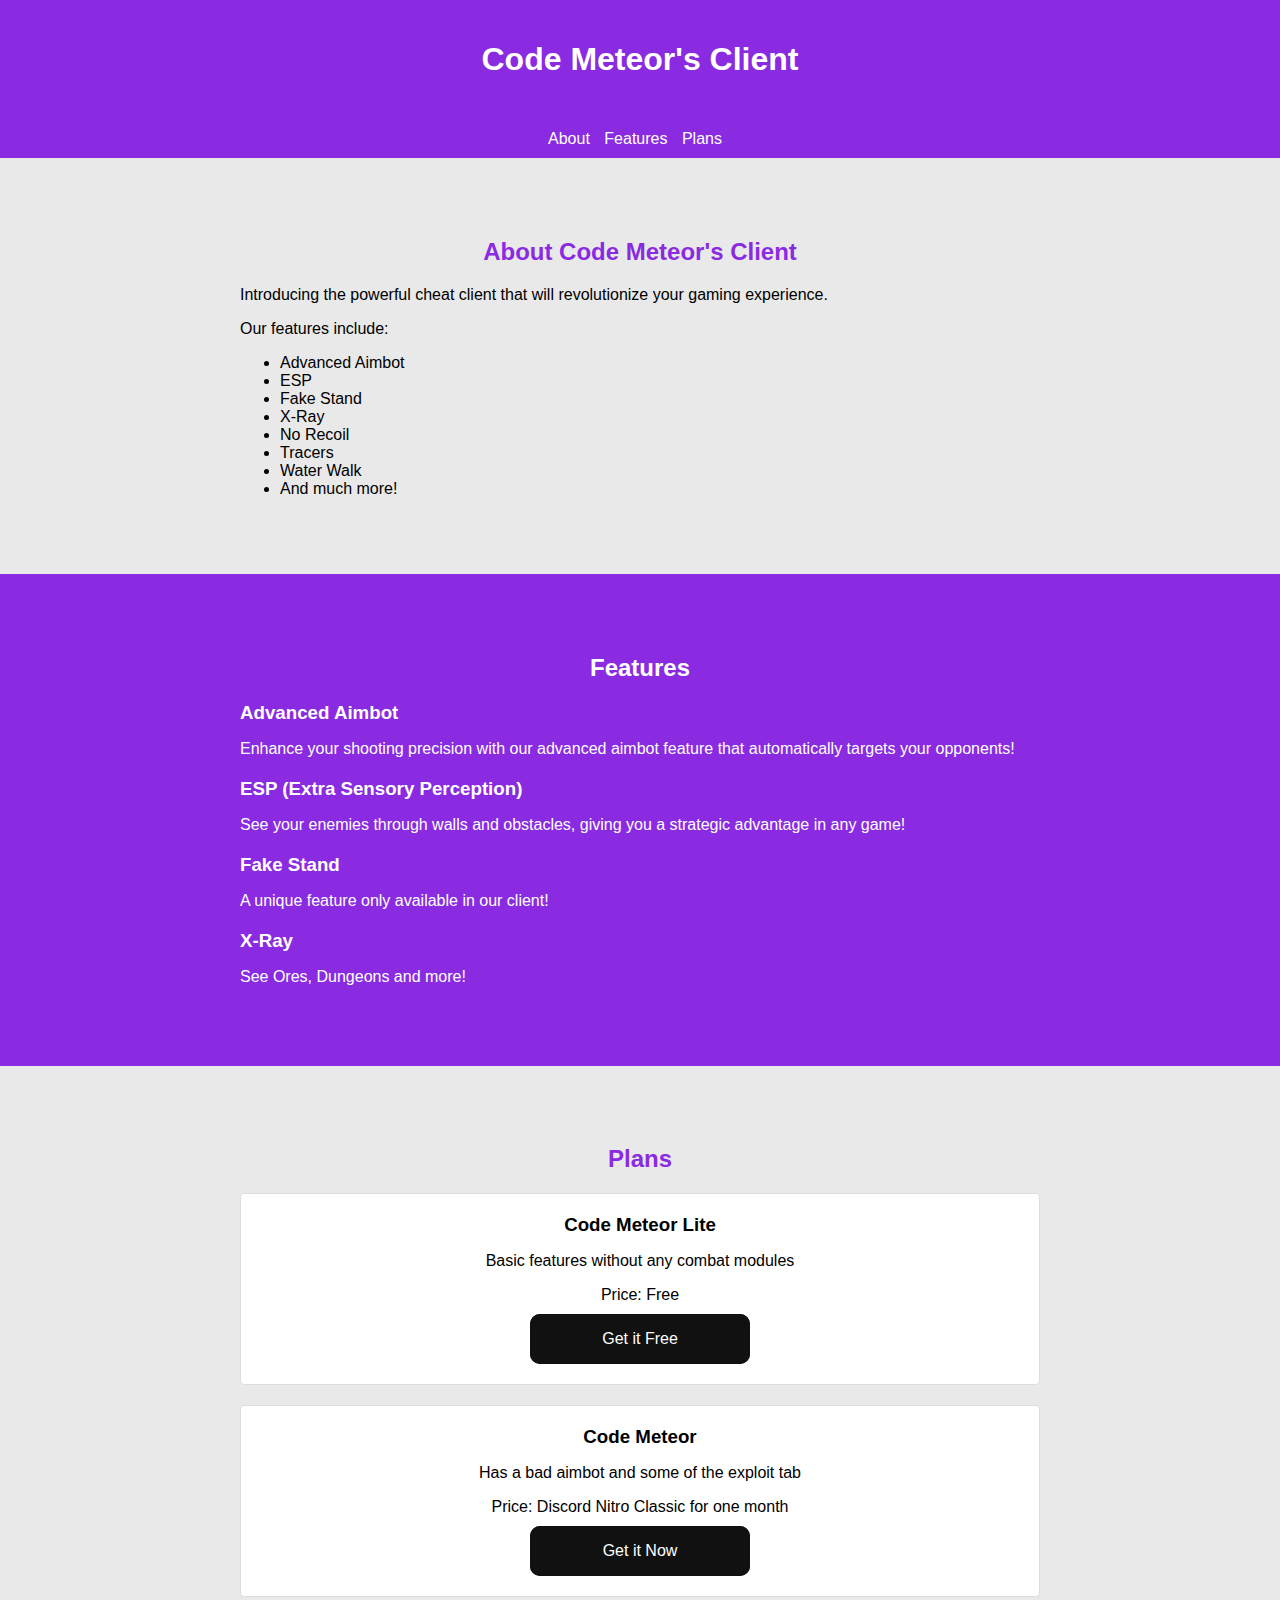
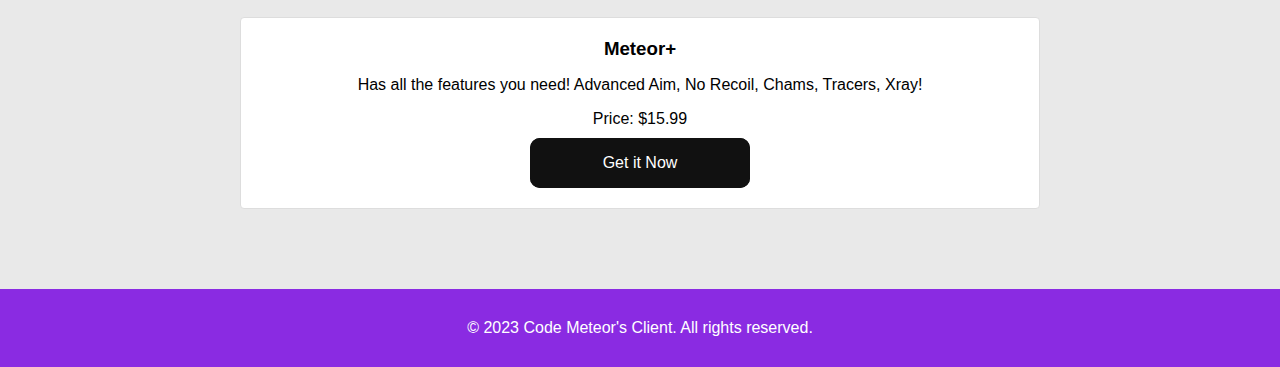
<file: index.html>
<!DOCTYPE html>
<html>
<head>
  <title>Code Meteor's Client</title>
  <link rel="stylesheet" type="text/css" href="css/MainStyle.css">
</head>
<body>
  <header>
    <h1>Code Meteor's Client</h1>
  </header>

  <nav>
    <ul>
      <li><a href="#about">About</a></li>
      <li><a href="#features">Features</a></li>
      <li><a href="#plans">Plans</a></li>
    </ul>
  </nav>

  <section id="about">
    <div class="container">
      <h2>About Code Meteor's Client</h2>
      <p>Introducing the powerful cheat client that will revolutionize your gaming experience.</p>
      <p>Our features include:</p>
      <ul>
        <li>Advanced Aimbot</li>
        <li>ESP</li>
        <li>Fake Stand</li>
        <li>X-Ray</li>
        <li>No Recoil</li>
        <li>Tracers</li>
        <li>Water Walk</li>
        <li>And much more!</li>
      </ul>
    </div>
  </section>

  <section id="features" class="purple-section">
    <div class="container">
      <h2 style="color: white;">Features</h2>
      <div class="feature">
        <h3>Advanced Aimbot</h3>
        <p>Enhance your shooting precision with our advanced aimbot feature that automatically targets your opponents!</p>
      </div>
      <div class="feature">
        <h3>ESP (Extra Sensory Perception)</h3>
        <p>See your enemies through walls and obstacles, giving you a strategic advantage in any game!</p>
      </div>
      <div class="feature">
        <h3>Fake Stand</h3>
        <p>A unique feature only available in our client!</p>
      </div>
      <div class="feature">
        <h3>X-Ray</h3>
        <p>See Ores, Dungeons and more!</p>
      </div>
    </div>
  </section>

  <section id="plans">
    <div class="container">
      <h2>Plans</h2>
      <div class="plan">
        <h3>Code Meteor Lite</h3>
        <p>Basic features without any combat modules</p>
        <p>Price: Free</p>
        <a href="https://greasyfork.org/en/scripts/467929-voxiom-io-code-meteor-s-client" class="button">Get it Free</a>
      </div>
      <div class="plan">
        <h3>Code Meteor</h3>
        <p>Has a bad aimbot and some of the exploit tab</p>
        <p>Price: Discord Nitro Classic for one month</p>
        <a href="https://discord.gg/cY3ExsfSt" class="button">Get it Now</a>
      </div>
      <div class="plan">
        <h3>Meteor+</h3>
        <p>Has all the features you need! Advanced Aim, No Recoil, Chams, Tracers, Xray!</p>
        <p>Price: $15.99</p>
        <a href="PayPage.html" class="button">Get it Now</a>
      </div>
    </div>
  </section>
  <footer>
    <div class="container">
      &copy; 2023 Code Meteor's Client. All rights reserved.
    </div>
  </footer>
</body>
</html>
</file>
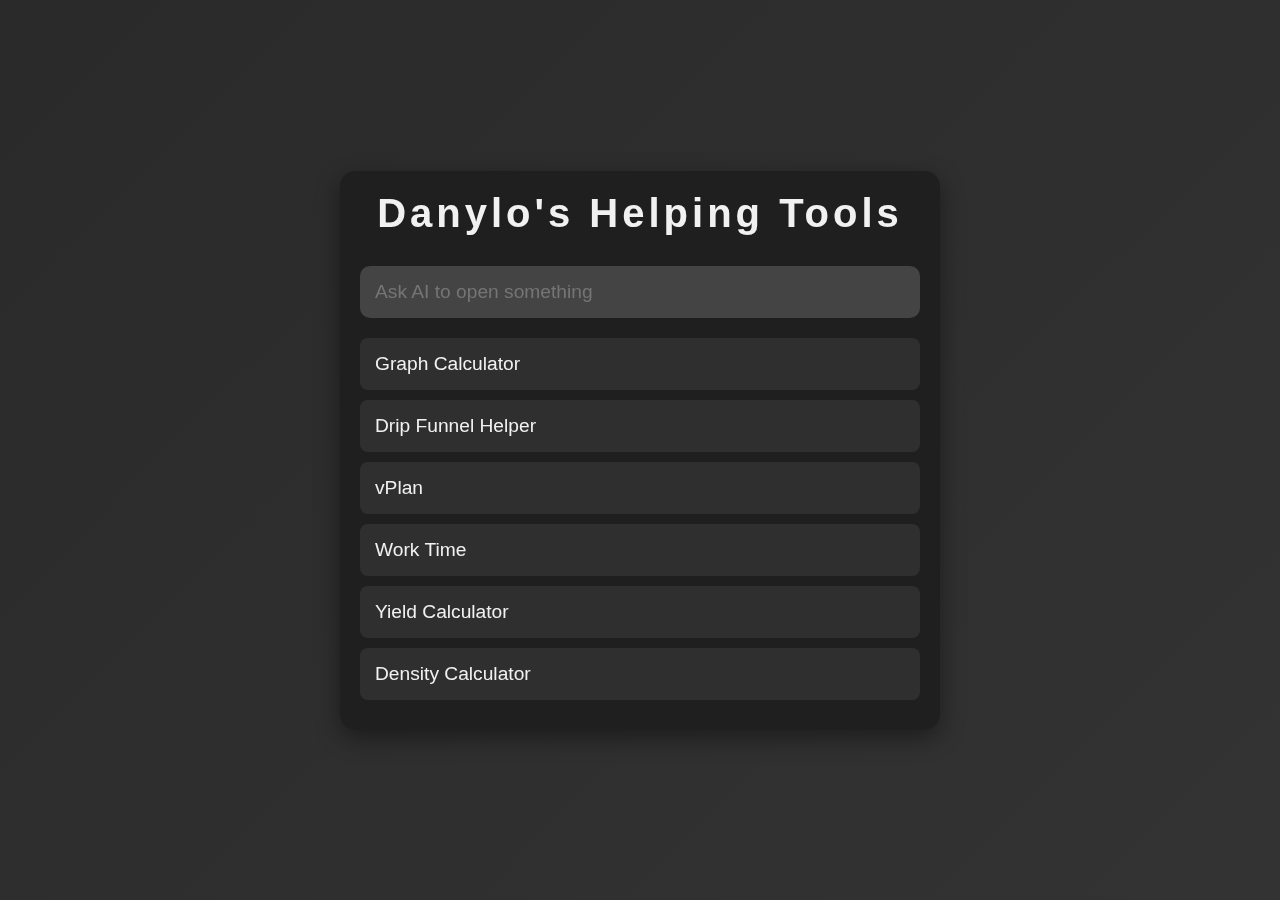
<file: density.html>
<!DOCTYPE html>
<html lang="en">
<head>
    <meta charset="UTF-8">
    <meta name="viewport" content="width=device-width, initial-scale=1.0">
    <title>Search for Tool</title>
    <style>
        * {
            margin: 0;
            padding: 0;
            box-sizing: border-box;
        }
        body {
            font-family: 'Poppins', sans-serif;
            background: linear-gradient(135deg, #2a2a2a, #333333);
            color: #f1f1f1;
            display: flex;
            justify-content: center;
            align-items: center;
            min-height: 100vh;
            padding: 20px;
        }
        .container {
            background-color: rgba(30, 30, 30, 0.9);
            border-radius: 15px;
            padding: 20px;
            max-width: 600px;
            width: 100%;
            box-shadow: 0 8px 25px rgba(0, 0, 0, 0.4);
            backdrop-filter: blur(10px);
        }
        h1 {
            text-align: center;
            font-size: 2.5rem;
            color: #f1f1f1;
            margin-bottom: 30px;
            letter-spacing: 4px;
        }
        #search-bar {
            width: 100%;
            padding: 15px;
            font-size: 1.2rem;
            border: none;
            border-radius: 10px;
            background-color: #444;
            color: #fff;
            margin-bottom: 20px;
            transition: box-shadow 0.3s ease;
        }
        #search-bar:focus {
            outline: none;
            box-shadow: 0 0 10px rgba(255, 255, 255, 0.3);
        }
        #link-list {
            transition: opacity 0.3s ease;
        }
        .link-item {
            background-color: rgba(50, 50, 50, 0.9);
            border-radius: 8px;
            margin-bottom: 10px;
            overflow: hidden;
            transition: transform 0.3s ease, opacity 0.3s ease;
        }
        .link-item a {
            display: block;
            padding: 15px;
            text-decoration: none;
            color: #f1f1f1;
            font-size: 1.2rem;
            transition: background-color 0.3s ease;
        }
        .link-item:hover {
            transform: translateY(-5px);
        }
        .link-item a:hover {
            background-color: rgba(80, 80, 80, 0.9);
        }
        .similarity-percentage {
            float: right;
            font-size: 0.9rem;
            color: #aaa;
        }
        #no-results-message {
            text-align: center;
            font-size: 1.2rem;
            color: #ff6b6b;
            margin-top: 20px;
            display: none;
        }

        #no-results-joke {
            text-align: center;
            font-size: 0.9rem;
            color: #ff6b6b;
            margin-top: 5px;
            display: none;
        }

        @media screen and (max-width: 600px) {
            h1 { font-size: 2rem; }
            #search-bar { font-size: 1rem; }
            .link-item a { font-size: 1rem; }
        }
    </style>
</head>
<body>
    <div class="container">
        <h1>Danylo's Helping Tools</h1>
        <input type="text" id="search-bar" placeholder="Ask AI to open something">
        <div id="link-list"></div>
        <div id="no-results-message">AI couldn't find what you were looking for</div>
        <div id="no-results-joke">Maybe instead of looking for tools you look for some bitches</div>
    </div>
    <script>
        const links = [
            { url: "https://i8danylo8i.github.io/graph", text: "Graph Calculator", keywords: ["math", "graf", "points", "protocoll"] },
            { url: "https://i8danylo8i.github.io/drop", text: "Drip Funnel Helper", keywords: ["drop", "droplet", "aparatur", "handle", "measuring", "tropf", "trichter"] },
            { url: "https://vplan.evonik.com", text: "vPlan", keywords: ["general", "tool", "plan", "zeit", "evonik", "protokoll", "day"] },
            { url: "http://p63.evonik.com/sap/bc/ui2/flp?sap-language=de#Shell-home", text: "Work Time", keywords: ["zeit", "erfassung", "arbeitzeit", "time", "work", "day"] },
            { url: "https://i8danylo8i.github.io/yield", text: "Yield Calculator", keywords: ["ausbeutel", "math", "rechnung", "einheiten", "units", "prozent", "percent"] },
            { url: "https://i8danylo8i.github.io/density", text: "Density Calculator", keywords: ["dichte", "math", "rechnung", "einheiten", "units", "material"] }
        ];
        
        function levenshteinDistance(a, b) {
            if (a.length === 0) return b.length;
            if (b.length === 0) return a.length;
            const matrix = [];
            for (let i = 0; i <= b.length; i++) {
                matrix[i] = [i];
            }
            for (let j = 0; j <= a.length; j++) {
                matrix[0][j] = j;
            }
            for (let i = 1; i <= b.length; i++) {
                for (let j = 1; j <= a.length; j++) {
                    if (b.charAt(i - 1) === a.charAt(j - 1)) {
                        matrix[i][j] = matrix[i - 1][j - 1];
                    } else {
                        matrix[i][j] = Math.min(
                            matrix[i - 1][j - 1] + 1,
                            matrix[i][j - 1] + 1,
                            matrix[i - 1][j] + 1
                        );
                    }
                }
            }
            return matrix[b.length][a.length];
        }
        
        function tokenize(text) {
            return text.toLowerCase().match(/\b\w+\b/g) || [];
        }
        
        function calculateSimilarity(query, text, keywords) {
            const queryWords = tokenize(query);
            const textWords = tokenize(text);
            const allWords = new Set([...textWords, ...keywords]);
            
            let totalSimilarity = 0;
            let matchedKeywords = 0;
        
            for (let queryWord of queryWords) {
                let maxSimilarity = 0;
                for (let word of allWords) {
                    const distance = levenshteinDistance(queryWord, word);
                    const maxLength = Math.max(queryWord.length, word.length);
                    const similarity = 1 - distance / maxLength;
                    
                    if (similarity > 0.8 && keywords.includes(word)) {
                        matchedKeywords++;
                    }
                    
                    maxSimilarity = Math.max(maxSimilarity, similarity);
                }
                totalSimilarity += maxSimilarity;
            }
        
            const keywordBoost = matchedKeywords * 20;
            
            return (totalSimilarity / queryWords.length) * 100 + keywordBoost;
        }
        
        function debounce(func, delay) {
            let timeout;
            return function(...args) {
                clearTimeout(timeout);
                timeout = setTimeout(() => func.apply(this, args), delay);
            };
        }
        
        function filterLinks() {
            const query = document.getElementById('search-bar').value.trim().toLowerCase();
            const linkList = document.getElementById('link-list');
            const noResultsMessage = document.getElementById('no-results-message');
            const noResultsJoke = document.getElementById('no-results-joke');
            let visibleLinks = 0;
        
            linkList.style.opacity = '0.5';
            setTimeout(() => {
                links.forEach(link => {
                    const similarity = calculateSimilarity(query, link.text, link.keywords);
                    const linkElement = document.getElementById(link.url);
                    if (similarity > 30) {  
                        linkElement.style.display = 'block';
                        linkElement.querySelector('.similarity-percentage').textContent = `(${similarity.toFixed(1)}%)`;
                        visibleLinks++;
                    } else {
                        linkElement.style.display = 'none';
                    }
                });
                noResultsMessage.style.display = visibleLinks === 0 ? 'block' : 'none';
                noResultsJoke.style.display = visibleLinks === 0 ? 'block' : 'none';
                linkList.style.opacity = '1';
            }, 300);
        }
        
        function openLink(url) {
            window.location.href = url;
        }
        
        function openFirstResult(event) {
            if (event.key === 'Enter') {
                const input = document.getElementById('search-bar').value.trim().toLowerCase();
                let bestMatch = null;
                let highestSimilarity = -1;
        
                links.forEach(link => {
                    const similarity = calculateSimilarity(input, link.text, link.keywords);
                    if (similarity > highestSimilarity) {
                        highestSimilarity = similarity;
                        bestMatch = link;
                    }
                });
        
                if (bestMatch && highestSimilarity > 30) {
                    openLink(bestMatch.url);
                } else {
                    alert("AI couldn't find what you were looking for.");
                }
            }
        }
        
        document.addEventListener('DOMContentLoaded', () => {
            const linkList = document.getElementById('link-list');
            links.forEach(link => {
                const linkItem = document.createElement('div');
                linkItem.className = 'link-item';
                linkItem.id = link.url;
                linkItem.innerHTML = `
                    <a href="javascript:void(0);" onclick="openLink('${link.url}');">
                        ${link.text}
                        <span class="similarity-percentage"></span>
                    </a>
                `;
                linkList.appendChild(linkItem);
            });
        
            const searchBar = document.getElementById('search-bar');
            searchBar.addEventListener('input', debounce(filterLinks, 300));
            searchBar.addEventListener('keypress', openFirstResult);
        });
        </script>
</body>
</html>
</file>
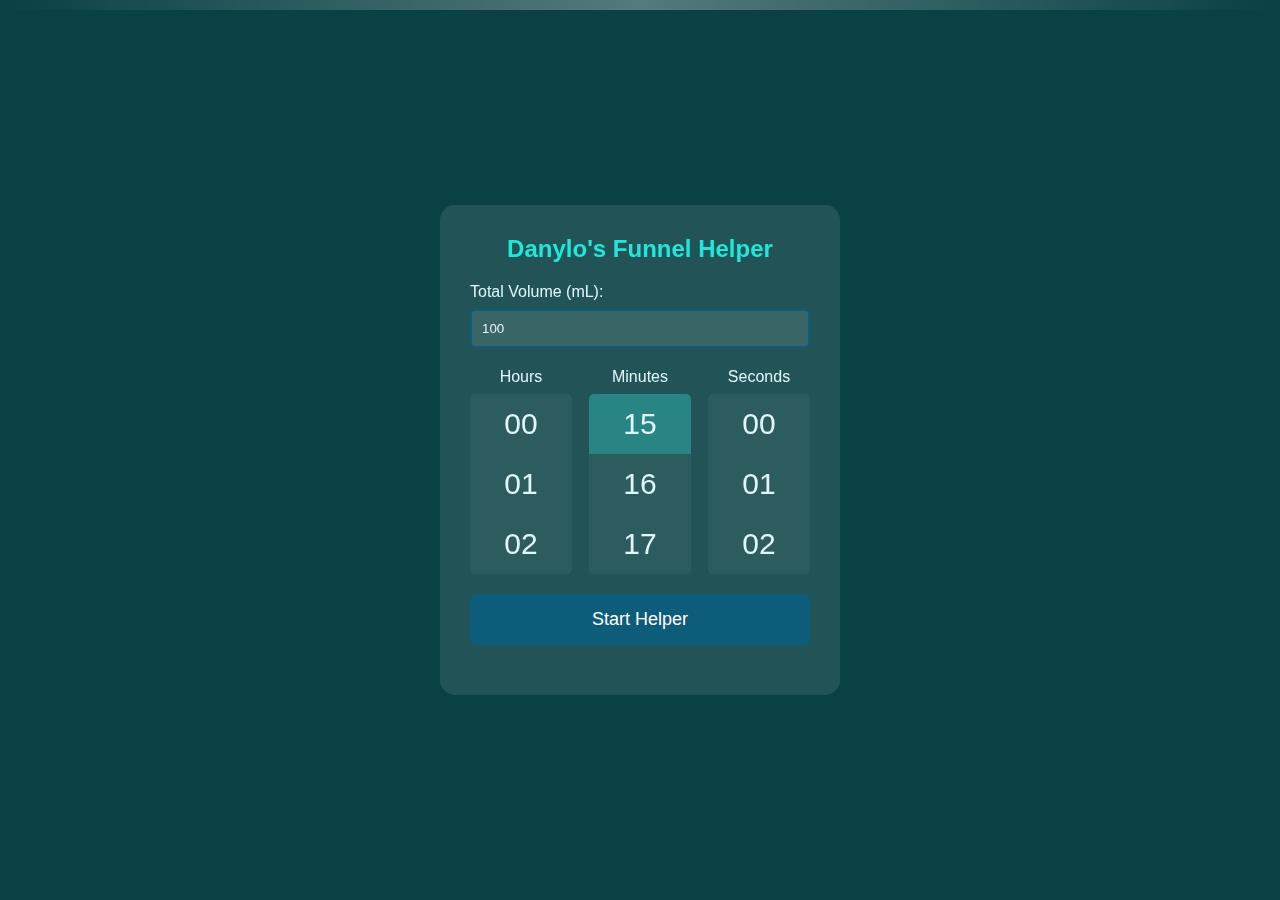
<file: drop.html>
<!DOCTYPE html>
<html lang="en">
<head>
    <meta charset="UTF-8">
    <meta name="viewport" content="width=device-width, initial-scale=1.0">
    <title>Danylo's Drip Funnel Helper</title>
    <style>
        :root {
            --primary-color: #0d5c7a;
            --secondary-color: #22e6d9;
            --background-color: #041820;
            --text-color: #e0f7fa;
            --size: 60px;
        }

        * {
            box-sizing: border-box;
            margin: 0;
            padding: 0;
        }

        body {
            font-family: Arial, sans-serif;
            color: var(--text-color);
            display: flex;
            justify-content: center;
            align-items: center;
            height: 100vh;
            overflow: hidden;
            position: relative;
            background-color: var(--background-color);
        }

        .water-tank {
            position: fixed;
            bottom: 0;
            left: 0;
            width: 100%;
            height: 100%;
            background-color: rgba(34, 230, 217, 0.2);
            transition: height 0.5s linear;
            z-index: -1;
        }

        .water-surface {
            position: absolute;
            top: 0;
            left: 0;
            width: 100%;
            height: 10px;
            background: linear-gradient(90deg, transparent, rgba(255, 255, 255, 0.3), transparent);
            animation: waveSurface 2s infinite linear;
        }

        @keyframes waveSurface {
            0% { transform: translateX(-100%); }
            100% { transform: translateX(100%); }
        }

        .container {
            background: rgba(255, 255, 255, 0.1);
            border-radius: 15px;
            padding: 30px;
            width: 90%;
            max-width: 400px;
            backdrop-filter: blur(10px);
        }

        h1 {
            color: var(--secondary-color);
            margin-bottom: 20px;
            font-size: 24px;
            text-align: center;
        }

        .input-group {
            margin-bottom: 20px;
        }

        label {
            display: block;
            margin-bottom: 8px;
        }

        input[type="number"] {
            width: 100%;
            padding: 10px;
            border: 2px solid var(--primary-color);
            border-radius: 5px;
            background-color: rgba(255, 255, 255, 0.1);
            color: var(--text-color);
        }

        .time-picker {
            display: flex;
            justify-content: space-between;
            margin-bottom: 20px;
        }

        .time-column {
            width: 30%;
            text-align: center;
        }

        .column {
            height: calc(var(--size) * 3);
            overflow-y: scroll;
            scroll-snap-type: y mandatory;
            background-color: rgba(255, 255, 255, 0.05);
            border-radius: 5px;
        }

        .column::-webkit-scrollbar {
            width: 0;
            height: 0;
        }

        .num {
            height: var(--size);
            display: flex;
            justify-content: center;
            align-items: center;
            font-size: calc(var(--size) / 2);
            scroll-snap-align: center;
        }

        .num.selected {
            background-color: rgba(34, 230, 217, 0.3);
        }

        button {
            width: 100%;
            padding: 15px;
            background-color: var(--primary-color);
            color: white;
            border: none;
            border-radius: 5px;
            font-size: 18px;
            cursor: pointer;
            transition: background-color 0.3s;
        }

        button:hover {
            background-color: var(--secondary-color);
        }

        #result, #notification, #countdown {
            margin-top: 20px;
            font-size: 18px;
            color: var(--secondary-color);
            text-align: center;
        }

        #notification {
            color: #ff6b6b;
        }

        .droplet {
            width: 10px;
            height: 10px;
            background-color: var(--secondary-color);
            border-radius: 50% 50% 50% 0;
            position: absolute;
            left: 50%;
            top: -10px;
            transform: rotate(45deg);
            animation: drip 2s linear;
        }

        @keyframes drip {
            0% { top: -10px; opacity: 1; }
            100% { top: 100vh; opacity: 0; }
        }

        #alarmControl {
            width: 100%;
            padding: 15px;
            background-color: #ff6b6b;
            color: white;
            border: none;
            border-radius: 5px;
            font-size: 18px;
            cursor: pointer;
            transition: background-color 0.3s;
            margin-top: 20px;
            display: none;
        }

        #alarmControl:hover {
            background-color: #ff4757;
        }

        @media (max-width: 768px) {
            .container {
                width: 95%;
                padding: 20px;
            }
        }
    </style>
</head>
<body>
    <div class="water-tank">
        <div class="water-surface"></div>
    </div>
    <div class="container">
        <h1>Danylo's Funnel Helper</h1>
        <div class="input-group">
            <label for="volume">Total Volume (mL):</label>
            <input type="number" id="volume" placeholder="eg. 100" value="100" required min="1" max="1000">
        </div>
        <div class="time-picker">
            <div class="time-column">
                <label>Hours</label>
                <div class="column" id="hours"></div>
            </div>
            <div class="time-column">
                <label>Minutes</label>
                <div class="column" id="minutes"></div>
            </div>
            <div class="time-column">
                <label>Seconds</label>
                <div class="column" id="seconds"></div>
            </div>
        </div>
        <button id="simulationButton" onclick="toggleSimulation()">Start Helper</button>
        <button id="alarmControl" onclick="stopAlarm()">Stop Alarm</button>
        <div id="notification"></div>
        <div id="result"></div>
        <div id="countdown"></div>
    </div>

    <script>
        const DROPLET_SIZE_ML = 0.075;
        let animationInterval;
        let remainingVolume;
        let countdownInterval;
        let totalTime;
        let initialTime;
        let alarm = new Audio('alarm.mp3');
        let isSimulationRunning = false;
        let wakeLock = null;

                // Request wake lock to keep the screen on
                async function requestWakeLock() {
            try {
                wakeLock = await navigator.wakeLock.request('screen');
                wakeLock.addEventListener('release', () => {
                    console.log('Wake Lock was released');
                });
                console.log('Wake Lock is active');
            } catch (err) {
                console.error(`${err.name}, ${err.message}`);
            }
        }

        // Release wake lock if it's active
        function releaseWakeLock() {
            if (wakeLock !== null) {
                wakeLock.release();
                wakeLock = null;
            }
        }

        // Handle visibility change to track the timer even when minimized
        document.addEventListener('visibilitychange', () => {
            if (document.hidden) {
                hiddenStartTime = Date.now();
            } else {
                let hiddenDuration = Math.floor((Date.now() - hiddenStartTime) / 1000);
                totalTime -= hiddenDuration;
            }
        });


        function initializeTimePicker() {
    const hours = document.getElementById('hours');
    const minutes = document.getElementById('minutes');
    const seconds = document.getElementById('seconds');

    for (let i = 0; i < 24; i++) {
        hours.innerHTML += `<div class="num">${i.toString().padStart(2, '0')}</div>`;
    }

    for (let i = 0; i < 60; i++) {
        minutes.innerHTML += `<div class="num">${i.toString().padStart(2, '0')}</div>`;
        seconds.innerHTML += `<div class="num">${i.toString().padStart(2, '0')}</div>`;
    }
    hours.scrollTop = 0;
    minutes.scrollTop = 15 * 60;
    seconds.scrollTop = 0;
    [hours, minutes, seconds].forEach(el => {
        el.addEventListener('scroll', () => highlightSelected(el));
    });
}


        function highlightSelected(element) {
            const selectedIndex = Math.round(element.scrollTop / 60);
            Array.from(element.children).forEach((child, index) => {
                child.classList.toggle('selected', index === selectedIndex);
            });
        }

        function getSelectedTime() {
            const getSelected = (el) => {
                const index = Math.round(el.scrollTop / 60);
                return parseInt(el.children[index].textContent);
            };

            const h = getSelected(document.getElementById('hours'));
            const m = getSelected(document.getElementById('minutes'));
            const s = getSelected(document.getElementById('seconds'));

            return h * 3600 + m * 60 + s;
        }

        function toggleSimulation() {
            if (isSimulationRunning) {
                stopSimulation();
            } else {
                startSimulation();
            }
        }

        function startSimulation() {
            clearInterval(animationInterval);
            clearInterval(countdownInterval);
            stopAlarm();
            
            let volumeML = parseFloat(document.getElementById('volume').value);
            if (isNaN(volumeML) || volumeML <= 0 || volumeML > 1000) {
                showNotification("Please enter a valid volume between 1 and 1000 mL.");
                return;
            }
            remainingVolume = volumeML;
            
            totalTime = getSelectedTime();
            initialTime = totalTime;
            if (totalTime === 0) {
                showNotification("Please select a valid time duration.");
                return;
            }

            let dropsPerMinute = volumeML / DROPLET_SIZE_ML / (totalTime / 60);

            document.getElementById('result').innerHTML = `Drip rate: ${dropsPerMinute.toFixed(2)} drops per minute`;
            updateCountdown(totalTime);
            updateWaterLevel(100);

            animationInterval = setInterval(() => animateDroplet(dropsPerMinute), (60 / dropsPerMinute) * 1000);
            countdownInterval = setInterval(updateCountdown, 1000);

            isSimulationRunning = true;
            document.getElementById('simulationButton').textContent = 'Stop Helper';
        }

        function stopSimulation() {
            clearInterval(animationInterval);
            clearInterval(countdownInterval);
            isSimulationRunning = false;
            document.getElementById('simulationButton').textContent = 'Start Helper';
            document.getElementById('result').innerHTML = '';
            document.getElementById('countdown').innerHTML = '';
            updateWaterLevel(100);
        }

        function animateDroplet(dropsPerMinute) {
            if (remainingVolume <= 0) {
                stopSimulation();
                showNotification("Infusion complete!");
                playAlarm();
                return;
            }

            let droplet = document.createElement('div');
            droplet.className = 'droplet';
            document.body.appendChild(droplet);

            setTimeout(() => droplet.remove(), 1000);

            remainingVolume -= DROPLET_SIZE_ML;
            updateWaterLevel((totalTime / initialTime) * 100);
        }

        function updateCountdown() {
            if (totalTime <= 0) {
                document.getElementById('countdown').innerHTML = "Time's up!";
                stopSimulation();
                playAlarm();
                return;
            }

            const hours = Math.floor(totalTime / 3600);
            const minutes = Math.floor((totalTime % 3600) / 60);
            const seconds = totalTime % 60;

            document.getElementById('countdown').innerHTML = `Time remaining: ${hours}h ${minutes}m ${seconds}s`;
            totalTime--;
            updateWaterLevel((totalTime / initialTime) * 100);
        }

        function updateWaterLevel(percentage) {
            document.querySelector('.water-tank').style.height = `${percentage}%`;
        }

        function showNotification(message) {
            document.getElementById('notification').innerHTML = message;
            setTimeout(() => {
                document.getElementById('notification').innerHTML = "";
            }, 3000);
        }

        function playAlarm() {
            alarm.loop = true;
            alarm.play();
            document.getElementById('alarmControl').style.display = 'block';
        }

        function stopAlarm() {
            alarm.pause();
            alarm.currentTime = 0;
            document.getElementById('alarmControl').style.display = 'none';
        }

        initializeTimePicker();
    </script>
</body>
</html>
</file>
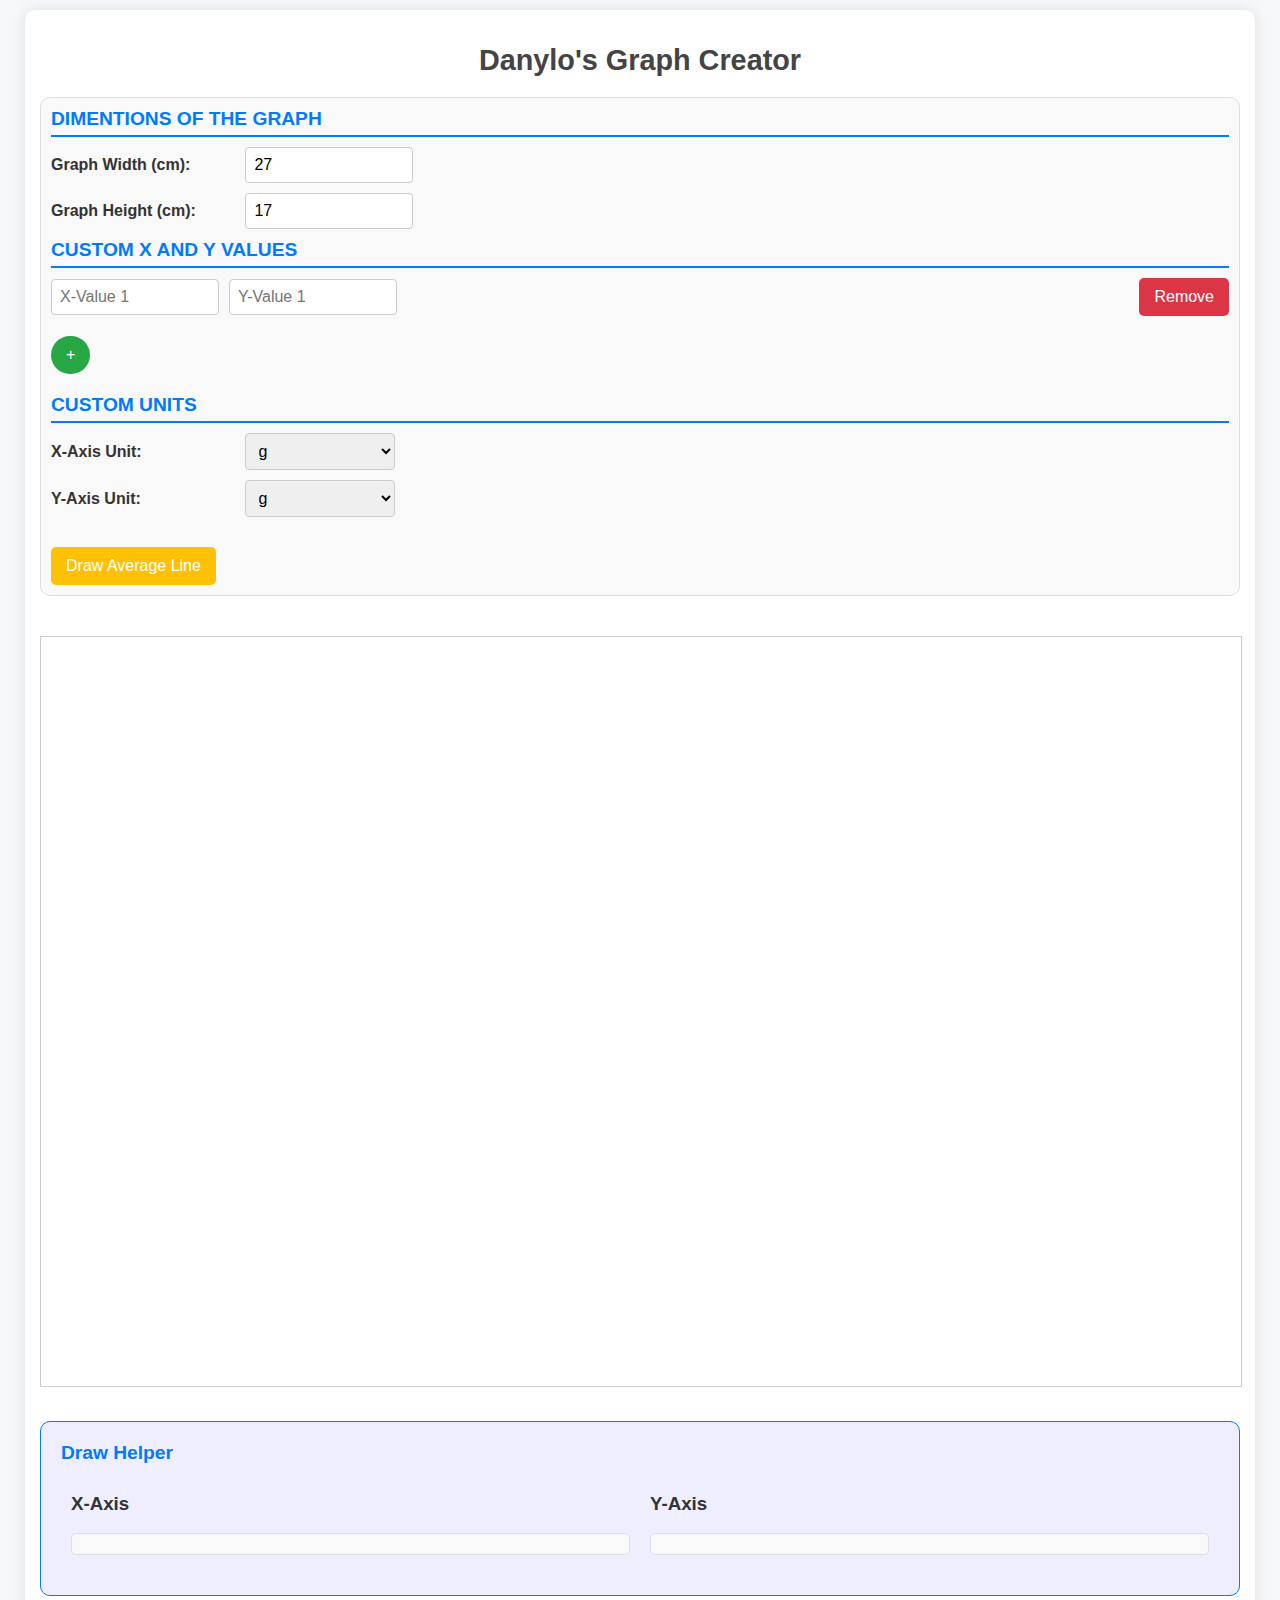
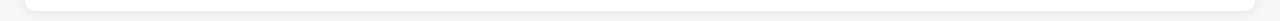
<file: graph.html>
<!DOCTYPE html>
<html lang="en">
<head>
  <meta charset="UTF-8">
  <title>Graph Creator</title>
  <meta name="viewport" content="width=device-width, initial-scale=1.0">
  <style>
    body {
      font-family: Arial, sans-serif;
      background-color: #f7f8fa;
      padding: 10px;
      margin: 0;
    }
    h1 {
      text-align: center;
      color: #444;
      font-size: 1.8em;
    }
    .container {
      max-width: 1200px;
      margin: 0 auto;
      background-color: #fff;
      padding: 15px;
      box-shadow: 0 0 15px rgba(0, 0, 0, 0.1);
      border-radius: 10px;
    }
    .input-fields {
      margin: 15px 0;
      padding: 10px;
      border: 1px solid #ddd;
      border-radius: 10px;
      background-color: #f9f9f9;
    }
    .section-title {
      margin-bottom: 10px;
      font-weight: bold;
      font-size: 1.2em;
      color: #007bff;
      text-transform: uppercase;
      border-bottom: 2px solid #007bff;
      padding-bottom: 5px;
    }
    .input-group {
      margin-bottom: 10px;
    }
    label {
      display: inline-block;
      width: 100%;
      max-width: 180px;
      font-weight: bold;
      margin-right: 10px;
      color: #333;
    }
    input[type="number"], input[type="text"], select {
      padding: 8px;
      font-size: 1em;
      width: calc(100% - 200px);
      max-width: 150px;
      border: 1px solid #ccc;
      border-radius: 4px;
    }
    button {
      padding: 10px 15px;
      font-size: 1em;
      cursor: pointer;
      border: none;
      background-color: #007bff;
      color: white;
      border-radius: 5px;
      transition: background-color 0.3s;
      margin-top: 10px;
    }
    button:hover {
      background-color: #0056b3;
    }
    #graph {
      border: 1px solid #ccc;
      margin-top: 20px;
      cursor: pointer;
      background-color: white;
      width: 100%;
      height: auto;
    }
    .value-pair {
      display: flex;
      flex-wrap: wrap;
      align-items: center;
      margin-bottom: 10px;
    }
    .value-pair input, .value-pair select {
      margin-right: 10px;
      flex: 1 1 calc(50% - 20px);
    }
    .value-pair button {
      margin-left: auto;
      background-color: #dc3545;
      flex: 1 1 100%;
      max-width: 100px;
      margin-top: 5px;
    }
    .value-pair button:hover {
      background-color: #c82333;
    }
    .add-button {
      background-color: #28a745;
      border-radius: 99999px;
    }
    .add-button:hover {
      background-color: #218838;
      border-radius: 19px;
    }
    .average-button {
      margin-top: 10px;
      background-color: #ffc107;
    }
    .average-button:hover {
      background-color: #e0a800;
    }
    .section {
      margin-bottom: 20px;
    }
    #scale-info {
      margin-top: 30px;
      background-color: #eef;
      padding: 20px;
      border-radius: 10px;
      border: 1px solid #007bff;
      color: #333;
    }
    .scale-section-title {
      font-size: 1.2em;
      font-weight: bold;
      margin-bottom: 10px;
      color: #007bff;
    }
    .scale-values {
      display: flex;
      flex-wrap: wrap;
      justify-content: space-around;
    }
    .scale-values > div {
      flex: 1 1 100%;
      max-width: 100%;
      margin-bottom: 20px;
    }
    .scale-list {
      padding: 10px;
      border: 1px solid #ddd;
      border-radius: 5px;
      background-color: #f9f9f9;
      max-height: 150px;
      overflow-y: auto;
    }
    @media (min-width: 600px) {
      .value-pair input, .value-pair select {
        flex: 1 1 calc(25% - 20px);
      }
      .value-pair button {
        flex: 0 0 auto;
        margin-top: 0;
      }
      .scale-values > div {
        flex: 1 1 calc(50% - 20px);
        max-width: calc(50% - 20px);
      }
    }
    @media (min-width: 768px) {
      label {
        width: 180px;
      }
      input[type="number"], input[type="text"], select {
        width: 150px;
      }
      .value-pair input, .value-pair select {
        flex: 0 0 auto;
      }
      .value-pair {
        flex-wrap: nowrap;
      }
    }
  </style>
</head>
<body>
  <div class="container">
    <h1>Danylo's Graph Creator</h1>
    <div class="section input-fields">
      <div class="section-title">Dimentions of the graph</div>
      <div class="input-group">
        <label for="graphWidth">Graph Width (cm):</label>
        <input type="number" id="graphWidth" value="27" onchange="drawGraph()">
      </div>
      <div class="input-group">
        <label for="graphHeight">Graph Height (cm):</label>
        <input type="number" id="graphHeight" value="17" onchange="drawGraph()">
      </div>
      <div class="section">
        <div class="section-title">Custom X and Y Values</div>
        <div class="custom-values" id="customValues">
          <!-- Dynamic input fields for X and Y values will be added here -->
        </div>
        <button class="add-button" onclick="addCustomValue()">+</button>
      </div>
      <div class="section">
        <div class="section-title">Custom Units</div>
        <div class="input-group">
          <label for="customUnitX">X-Axis Unit:</label>
          <select id="customUnitX">
            <option value="g">g</option>
            <option value="ml">ml</option>
            <option value="l">l</option>
            <option value="kg">kg</option>
            <option value="custom">Custom</option>
          </select>
          <input type="text" id="customUnitXText" placeholder="Enter custom unit" style="display:none;">
        </div>
        <div class="input-group">
          <label for="customUnitY">Y-Axis Unit:</label>
          <select id="customUnitY">
            <option value="g">g</option>
            <option value="ml">ml</option>
            <option value="l">l</option>
            <option value="kg">kg</option>
            <option value="custom">Custom</option>
          </select>
          <input type="text" id="customUnitYText" placeholder="Enter custom unit" style="display:none;">
        </div>
      </div>
      <button class="average-button" onclick="drawAverageLine()">Draw Average Line</button>
    </div>
    <canvas id="graph"></canvas>
    <div id="scale-info">
      <div class="scale-section-title">Draw Helper</div>
      <div class="scale-values">
        <div>
          <h3>X-Axis</h3>
          <div id="xScaleList" class="scale-list"></div>
        </div>
        <div>
          <h3>Y-Axis</h3>
          <div id="yScaleList" class="scale-list"></div>
        </div>
      </div>
    </div>
  </div>
  <script>
    let customValuesCount = 0;
    let customValues = JSON.parse(localStorage.getItem('customValues')) || [];

    document.getElementById('customUnitX').addEventListener('change', function () {
      const customUnitText = document.getElementById('customUnitXText');
      customUnitText.style.display = (this.value === 'custom') ? 'inline-block' : 'none';
      drawGraph();
    });

    document.getElementById('customUnitY').addEventListener('change', function () {
      const customUnitText = document.getElementById('customUnitYText');
      customUnitText.style.display = (this.value === 'custom') ? 'inline-block' : 'none';
      drawGraph();
    });

    // Function to add custom X and Y values
    function addCustomValue(x = '', y = '') {
      customValuesCount++;
      const customValuesContainer = document.getElementById('customValues');

      const valuePairDiv = document.createElement('div');
      valuePairDiv.className = 'value-pair';
      valuePairDiv.id = `value-pair-${customValuesCount}`;

      const xInput = document.createElement('input');
      xInput.type = 'number';
      xInput.placeholder = `X-Value ${customValuesCount}`;
      xInput.id = `xValue-${customValuesCount}`;
      xInput.value = x;

      const yInput = document.createElement('input');
      yInput.type = 'number';
      yInput.placeholder = `Y-Value ${customValuesCount}`;
      yInput.id = `yValue-${customValuesCount}`;
      yInput.value = y;

      // Event listeners for auto-filling and saving values
      xInput.addEventListener('blur', autoFillValue);
      yInput.addEventListener('blur', autoFillValue);

      // Call saveValues when inputs change
      xInput.addEventListener('input', saveValues);
      yInput.addEventListener('input', saveValues);

      // Create remove button
      const removeButton = document.createElement('button');
      removeButton.textContent = 'Remove';
      removeButton.onclick = function() {
        customValuesContainer.removeChild(valuePairDiv);
        saveValues();
      };

      valuePairDiv.appendChild(xInput);
      valuePairDiv.appendChild(yInput);
      valuePairDiv.appendChild(removeButton);
      customValuesContainer.appendChild(valuePairDiv);

      // No need to push to customValues here; saveValues will handle it
      saveValues();
    }

    // Function to save values to localStorage and update the graph
    function saveValues() {
      customValues = [];
      const customValuesContainer = document.getElementById('customValues');
      const valuePairs = customValuesContainer.getElementsByClassName('value-pair');

      for (let i = 0; i < valuePairs.length; i++) {
        const xInput = valuePairs[i].querySelector('input[id^="xValue-"]');
        const yInput = valuePairs[i].querySelector('input[id^="yValue-"]');
        const xValue = parseFloat(xInput.value);
        const yValue = parseFloat(yInput.value);

        if (!isNaN(xValue) && !isNaN(yValue)) {
          customValues.push({ x: xValue, y: yValue });
        }
      }
      localStorage.setItem('customValues', JSON.stringify(customValues));
      drawGraph();
    }

    // Function to auto-fill missing X or Y values based on the graph
    function autoFillValue() {
      const xInput = this.parentNode.querySelector('input[id^="xValue-"]');
      const yInput = this.parentNode.querySelector('input[id^="yValue-"]');

      if (this === xInput && yInput.value === '') {
        // If Y is empty, predict Y based on X
        const xVal = parseFloat(xInput.value);
        if (!isNaN(xVal) && customValues.length >= 2) {
          const yVal = predictValue(xVal, 'x');
          if (!isNaN(yVal)) {
            yInput.value = yVal.toFixed(2);
            saveValues();
          }
        }
      } else if (this === yInput && xInput.value === '') {
        // If X is empty, predict X based on Y
        const yVal = parseFloat(yInput.value);
        if (!isNaN(yVal) && customValues.length >= 2) {
          const xVal = predictValue(yVal, 'y');
          if (!isNaN(xVal)) {
            xInput.value = xVal.toFixed(2);
            saveValues();
          }
        }
      }
    }

    // Function to get unit from select or custom input
    function getUnit(selectId, customTextId) {
      const unitSelect = document.getElementById(selectId);
      if (unitSelect.value === 'custom') {
        return document.getElementById(customTextId).value;
      }
      return unitSelect.value;
    }

    // Function to draw the graph
    function drawGraph() {
      const canvas = document.getElementById('graph');
      const ctx = canvas.getContext('2d');

      // Adjust canvas size based on container width
      const containerWidth = document.querySelector('.container').clientWidth;
      canvas.width = containerWidth - 40; // 40px padding adjustment
      canvas.height = (canvas.width * 0.625); // Maintain aspect ratio (16:10)

      const width = canvas.width;
      const height = canvas.height;

      const graphWidthCm = parseFloat(document.getElementById('graphWidth').value);
      const graphHeightCm = parseFloat(document.getElementById('graphHeight').value);

      const graphWidthMm = graphWidthCm * 10;
      const graphHeightMm = graphHeightCm * 10;

      const xValues = customValues.map(val => val.x);
      const yValues = customValues.map(val => val.y);

      ctx.clearRect(0, 0, width, height);

      if (xValues.length === 0 || yValues.length === 0) {
        return;
      }

      const xMin = Math.min(...xValues);
      const xMax = Math.max(...xValues);
      const yMin = Math.min(...yValues);
      const yMax = Math.max(...yValues);

      // Margins
      const marginLeft = 40;
      const marginRight = 20;
      const marginTop = 30;
      const marginBottom = 30;

      // Draw 1mm squares
      ctx.strokeStyle = '#ddd';
      ctx.lineWidth = 0.5;
      for (let i = 0; i <= graphWidthMm; i++) {
        const x = marginLeft + (i * (width - marginLeft - marginRight) / graphWidthMm);
        ctx.beginPath();
        ctx.moveTo(x, marginTop);
        ctx.lineTo(x, height - marginBottom);
        ctx.stroke();
      }
      for (let i = 0; i <= graphHeightMm; i++) {
        const y = height - marginBottom - (i * (height - marginTop - marginBottom) / graphHeightMm);
        ctx.beginPath();
        ctx.moveTo(marginLeft, y);
        ctx.lineTo(width - marginRight, y);
        ctx.stroke();
      }

      // Draw larger squares for every cm
      ctx.strokeStyle = '#aaa';
      ctx.lineWidth = 1;
      for (let i = 0; i <= graphWidthCm; i++) {
        const x = marginLeft + (i * (width - marginLeft - marginRight) / graphWidthCm);
        ctx.beginPath();
        ctx.moveTo(x, marginTop);
        ctx.lineTo(x, height - marginBottom);
        ctx.stroke();
      }
      for (let i = 0; i <= graphHeightCm; i++) {
        const y = height - marginBottom - (i * (height - marginTop - marginBottom) / graphHeightCm);
        ctx.beginPath();
        ctx.moveTo(marginLeft, y);
        ctx.lineTo(width - marginRight, y);
        ctx.stroke();
      }

      // Draw points (smaller circles)
      ctx.fillStyle = '#007bff';
      ctx.font = '12px Arial';
      for (let j = 0; j < xValues.length; j++) {
        const xVal = xValues[j];
        const yVal = yValues[j];

        const xPos = marginLeft + ((xVal - xMin) / (xMax - xMin)) * (width - marginLeft - marginRight);
        const yPos = height - marginBottom - ((yVal - yMin) / (yMax - yMin)) * (height - marginTop - marginBottom);

        ctx.beginPath();
        ctx.arc(xPos, yPos, 3, 0, 2 * Math.PI);
        ctx.fill();

        // Draw extended scale lines for each value
        ctx.strokeStyle = '#333';
        ctx.lineWidth = 2;

        ctx.beginPath();
        ctx.moveTo(xPos, height - marginBottom);
        ctx.lineTo(xPos, height - marginBottom + 10); // Longer tick at the bottom
        ctx.stroke();
        ctx.fillText(xVal.toFixed(2) + " " + getUnit('customUnitX', 'customUnitXText'), xPos - 10, height - marginBottom + 25);

        ctx.beginPath();
        ctx.moveTo(marginLeft, yPos);
        ctx.lineTo(marginLeft - 10, yPos); // Longer tick at the left
        ctx.stroke();
        ctx.fillText(yVal.toFixed(2) + " " + getUnit('customUnitY', 'customUnitYText'), 5, yPos + 5);
      }

      // Draw graph border
      ctx.strokeStyle = '#000';
      ctx.lineWidth = 2;
      ctx.strokeRect(marginLeft, marginTop, width - marginLeft - marginRight, height - marginTop - marginBottom);

      // Update the custom value positions (X,Y) in cm and mm
      updateScaleInfo(xValues, yValues, xMin, xMax, yMin, yMax);
    }

    // Function to update scale information
    function updateScaleInfo(xValues, yValues, xMin, xMax, yMin, yMax) {
      const xScaleList = document.getElementById('xScaleList');
      const yScaleList = document.getElementById('yScaleList');
      xScaleList.innerHTML = '';
      yScaleList.innerHTML = '';

      for (let i = 0; i < xValues.length; i++) {
        const xValue = xValues[i];
        const yValue = yValues[i];

        const xPosCm = ((xValue - xMin) / (xMax - xMin)) * (parseFloat(document.getElementById('graphWidth').value));
        const yPosCm = ((yValue - yMin) / (yMax - yMin)) * (parseFloat(document.getElementById('graphHeight').value));

        const xScaleItem = document.createElement('div');
        xScaleItem.textContent = `${xValue} ${getUnit('customUnitX', 'customUnitXText')} - ${xPosCm.toFixed(2)} cm`;
        xScaleList.appendChild(xScaleItem);

        const yScaleItem = document.createElement('div');
        yScaleItem.textContent = `${yValue} ${getUnit('customUnitY', 'customUnitYText')} - ${yPosCm.toFixed(2)} cm`;
        yScaleList.appendChild(yScaleItem);
      }
    }

    // Function to draw the average (best-fit) line starting from (xMin, yMin)
    function drawAverageLine() {
      if (customValues.length < 2) {
        alert('At least two data points are required to draw an average line.');
        return;
      }

      const canvas = document.getElementById('graph');
      const ctx = canvas.getContext('2d');
      const width = canvas.width;
      const height = canvas.height;

      const xValues = customValues.map(val => val.x);
      const yValues = customValues.map(val => val.y);

      const xMin = Math.min(...xValues);
      const xMax = Math.max(...xValues);
      const yMin = Math.min(...yValues);
      const yMax = Math.max(...yValues);

      // Margins
      const marginLeft = 40;
      const marginRight = 20;
      const marginTop = 30;
      const marginBottom = 30;

      // Adjusted linear regression to pass through (xMin, yMin)
      const xDifferences = xValues.map(x => x - xMin);
      const yDifferences = yValues.map(y => y - yMin);

      const numerator = xDifferences.reduce((sum, xDiff, i) => sum + xDiff * yDifferences[i], 0);
      const denominator = xDifferences.reduce((sum, xDiff) => sum + xDiff * xDiff, 0);

      if (denominator === 0) {
        alert('Cannot compute average line due to zero variance in X values.');
        return;
      }

      const m = numerator / denominator;
      const b = yMin - m * xMin;

      // Calculate the end points of the line
      const x1Value = xMin;
      const y1Value = m * x1Value + b;
      const x2Value = xMax;
      const y2Value = m * x2Value + b;

      const x1 = marginLeft + ((x1Value - xMin) / (xMax - xMin)) * (width - marginLeft - marginRight);
      const y1 = height - marginBottom - ((y1Value - yMin) / (yMax - yMin)) * (height - marginTop - marginBottom);
      const x2 = marginLeft + ((x2Value - xMin) / (xMax - xMin)) * (width - marginLeft - marginRight);
      const y2 = height - marginBottom - ((y2Value - yMin) / (yMax - yMin)) * (height - marginTop - marginBottom);

      // Draw the average (best-fit) line
      ctx.strokeStyle = '#ff5733';
      ctx.lineWidth = 2;
      ctx.beginPath();
      ctx.moveTo(x1, y1);
      ctx.lineTo(x2, y2);
      ctx.stroke();
    }

    // Function to predict value based on adjusted linear regression
    function predictValue(value, axis) {
      // Ensure we have sufficient data points
      if (customValues.length < 2) {
        return NaN;
      }

      const xValues = customValues.map(val => val.x);
      const yValues = customValues.map(val => val.y);
      const xMin = Math.min(...xValues);
      const yMin = Math.min(...yValues);

      // Adjusted linear regression to pass through (xMin, yMin)
      const xDifferences = xValues.map(x => x - xMin);
      const yDifferences = yValues.map(y => y - yMin);

      const numerator = xDifferences.reduce((sum, xDiff, i) => sum + xDiff * yDifferences[i], 0);
      const denominator = xDifferences.reduce((sum, xDiff) => sum + xDiff * xDiff, 0);

      if (denominator === 0) {
        return NaN;
      }

      const m = numerator / denominator;
      const b = yMin - m * xMin;

      if (axis === 'x') {
        // Predict Y for a given X (Y = mX + b)
        return m * value + b;
      } else if (axis === 'y') {
        // Predict X for a given Y (X = (Y - b) / m)
        if (m === 0) {
          return NaN;
        }
        return (value - b) / m;
      }
      return NaN;
    }

    // Load previously saved values and draw the graph
    if (customValues.length > 0) {
      customValues.forEach(val => addCustomValue(val.x, val.y));
    } else {
      // Add a default value pair if none exist
      addCustomValue();
    }
    canvas.addEventListener('wheel', function(event) {
  event.preventDefault();
  if (event.deltaY < 0) {
    zoomIn();
  } else {
    zoomOut();
  }
});

    // Event listeners for unit inputs to update the graph
    document.getElementById('customUnitXText').addEventListener('input', drawGraph);
    document.getElementById('customUnitYText').addEventListener('input', drawGraph);

    // Event listeners for graph dimension inputs
    document.getElementById('graphWidth').addEventListener('input', drawGraph);
    document.getElementById('graphHeight').addEventListener('input', drawGraph);

    // Redraw graph on window resize
    window.addEventListener('resize', drawGraph);

    // Initial graph drawing
    drawGraph();
  </script>
</body>
</html>
</file>
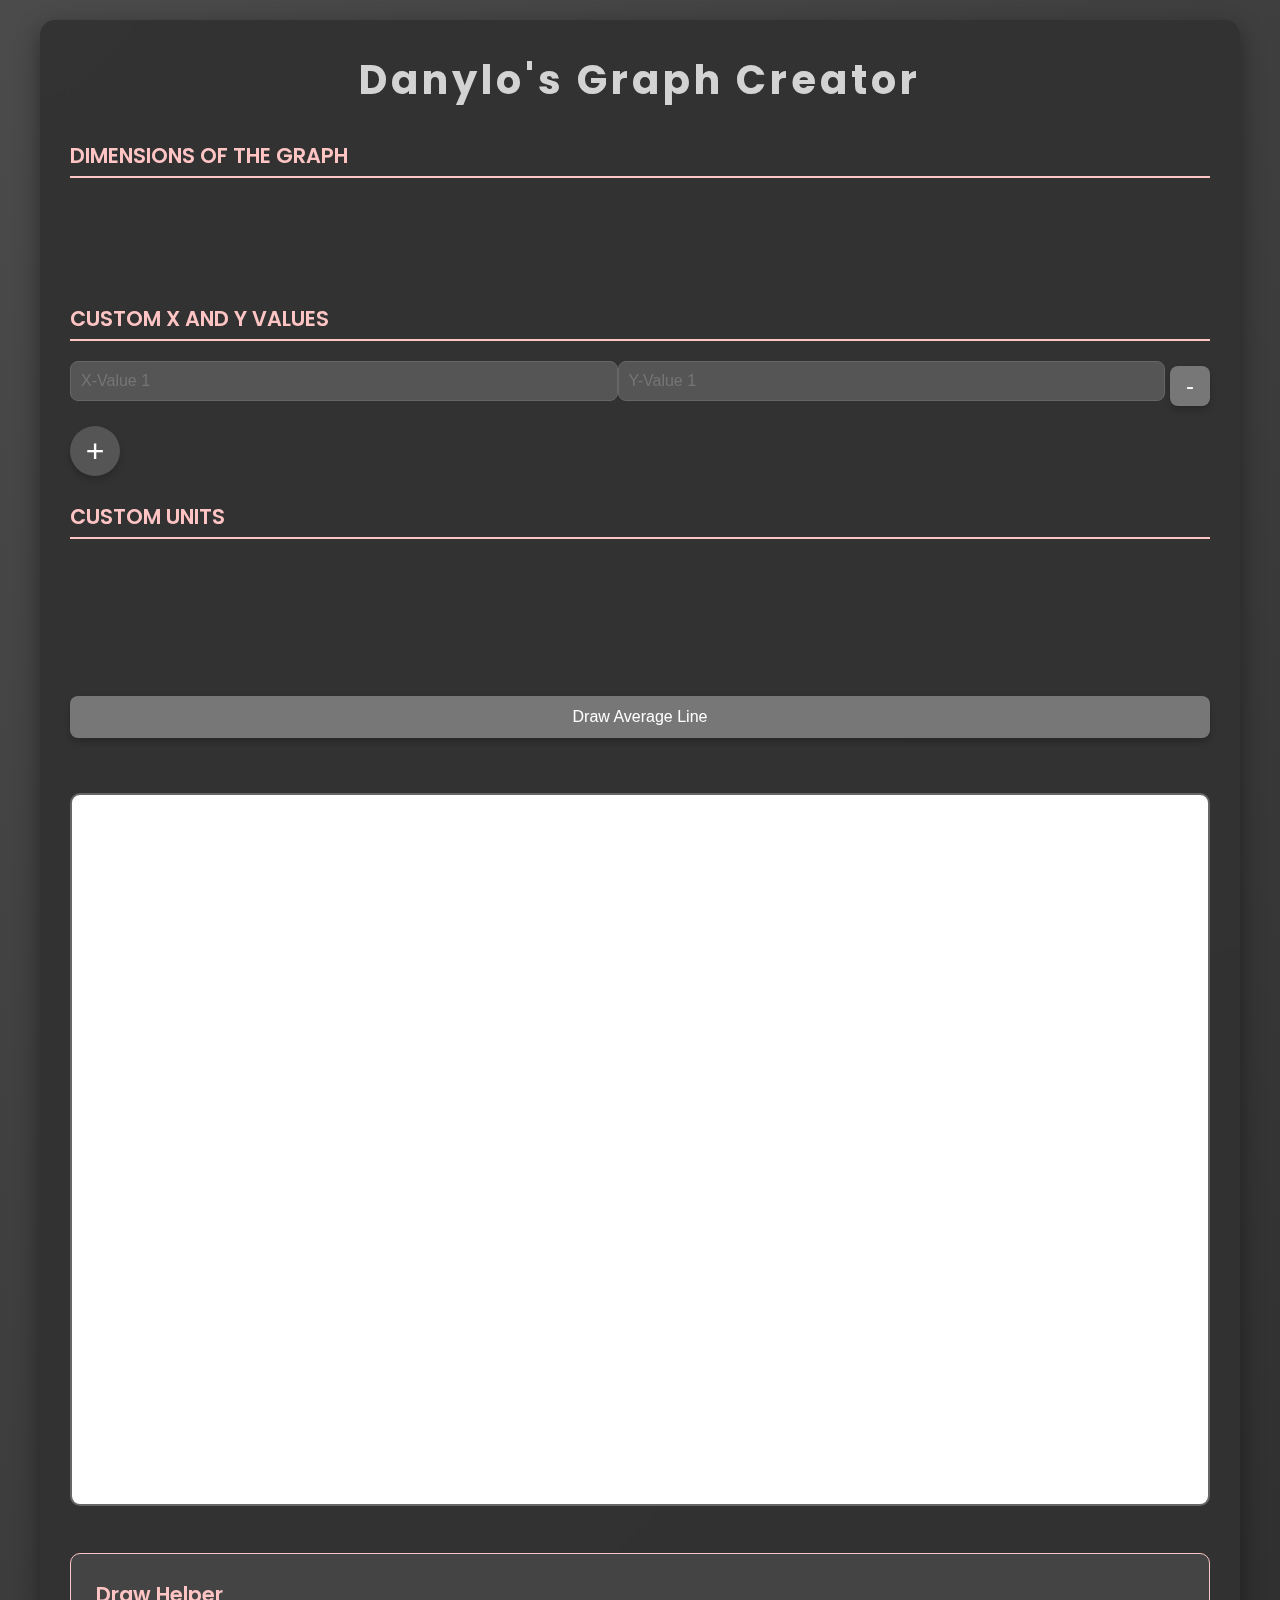
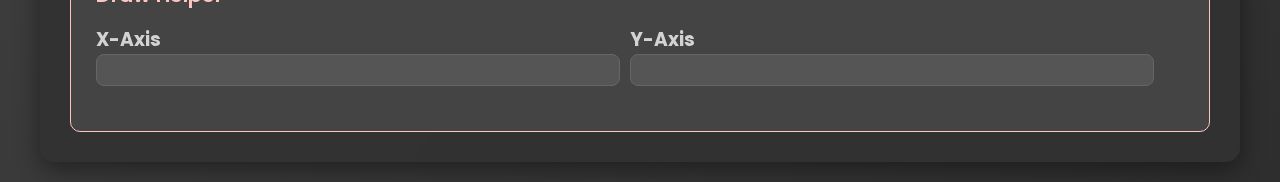
<file: graphtest.html>
<!DOCTYPE html>
<html lang="en">
<head>
  <meta charset="UTF-8">
  <title>Danylo's Graph Creator</title>
  <meta name="viewport" content="width=device-width, initial-scale=1.0">
  
  <link href="https://fonts.googleapis.com/css2?family=Poppins:wght@400;600&display=swap" rel="stylesheet">
  <style>
    * {
      margin: 0;
      padding: 0;
      box-sizing: border-box;
    }

    body {
      font-family: 'Poppins', sans-serif;
      background: linear-gradient(135deg, #4b4b4b, #2e2e2e);
      color: #d3d3d3;
      display: flex;
      justify-content: center;
      align-items: center;
      min-height: 100vh;
      padding: 20px;
      overflow: auto;
    }

    .container {
      background-color: rgba(50, 50, 50, 0.95);
      border-radius: 15px;
      padding: 30px;
      max-width: 1200px;
      width: 100%;
      box-shadow: 0 8px 25px rgba(0, 0, 0, 0.4);
      backdrop-filter: blur(10px);
      animation: fadeIn 1s ease-in-out;
    }

    h1 {
      text-align: center;
      color: #d3d3d3;
      font-size: 2.5rem;
      margin-bottom: 30px;
      letter-spacing: 4px;
      animation: bounceIn 1.5s ease-out;
    }

    .section {
      margin-bottom: 25px;
      animation: fadeInUp 1s ease-in-out;
    }

    .section-title {
      margin-bottom: 15px;
      font-weight: 600;
      font-size: 1.3em;
      color: #ffc4c4;
      text-transform: uppercase;
      border-bottom: 2px solid #ffc4c4;
      padding-bottom: 5px;
      transition: color 0.3s;
    }

    .section-title:hover {
      color: #ffffff;
    }

    .input-group {
      display: flex;
      align-items: center;
      margin-bottom: 15px;
      opacity: 0;
      transform: translateY(20px);
      animation: fadeInUp 0.5s forwards;
    }

    label {
      display: inline-block;
      width: 180px;
      font-weight: 600;
      margin-right: 10px;
      color: #d3d3d3;
      transition: color 0.3s;
    }

    label:hover {
      color: #c0c0c0;
    }

    input[type="number"],
    input[type="text"],
    select {
      padding: 10px;
      font-size: 1em;
      width: 200px;
      border: 1px solid #666;
      border-radius: 8px;
      background-color: #555;
      color: #fff;
      transition: filter 0.3s, border 0.3s;
    }

    input[type="number"]:focus,
    input[type="text"]:focus,
    select:focus {
      outline: none;
      border: none;
      filter: blur(2px);
    }

    button {
      padding: 12px 20px;
      font-size: 1em;
      cursor: pointer;
      border: none;
      background-color: #777;
      color: white;
      border-radius: 8px;
      transition: background-color 0.3s, transform 0.2s;
      margin-top: 10px;
      box-shadow: 0 4px 6px rgba(0,0,0,0.2);
    }

    button:hover {
      background-color: #888;
      transform: translateY(-2px);
    }

    .add-button {
      background-color: #555;
      border-radius: 99999px;
      width: 50px;
      height: 50px;
      font-size: 2rem;
      display: flex;
      justify-content: center;
      align-items: center;
      margin-top: 20px;
      transition: background-color 0.3s, transform 0.2s;
    }

    .add-button:hover {
      background-color: #666;
      transform: rotate(45deg);
    }

    .remove-button {
      background-color: #777;
      flex: 0 0 auto;
      margin-left: 10px;
      border-radius: 8px;
      transition: background-color 0.3s, transform 0.2s;
      height: 40px;
      width: 40px;
      font-size: 1.5rem;
      display: flex;
      justify-content: center;
      align-items: center;
      color: #fff;
    }

    .remove-button:hover {
      background-color: #888;
      transform: scale(1.1);
    }

    .average-button {
      background-color: #777;
      width: 100%;
      margin-top: 20px;
      transition: background-color 0.3s, transform 0.2s;
    }

    .average-button:hover {
      background-color: #888;
      transform: translateY(-2px);
    }

    #graph {
      border: 2px solid #666;
      margin-top: 30px;
      cursor: pointer;
      background-color: #fff;
      width: 100%;
      height: auto;
      border-radius: 10px;
      transition: transform 0.3s;
      animation: fadeIn 1.5s ease-in-out;
    }

    #graph:hover {
      transform: scale(1.02);
    }

    #scale-info {
      margin-top: 40px;
      background-color: rgba(70, 70, 70, 0.95);
      padding: 25px;
      border-radius: 10px;
      border: 1px solid #ffc4c4;
      color: #d3d3d3;
      animation: fadeInUp 1s ease-in-out;
    }

    .scale-section-title {
      font-size: 1.3em;
      font-weight: 600;
      margin-bottom: 15px;
      color: #ffc4c4;
      transition: color 0.3s;
    }

    .scale-section-title:hover {
      color: #ffffff;
    }

    .scale-values {
      display: flex;
      flex-wrap: wrap;
      justify-content: flex-start;
      gap: 10px;
    }

    .scale-list {
      padding: 15px;
      border: 1px solid #666;
      border-radius: 8px;
      background-color: #555;
      width: auto;
      max-width: none;
      margin-bottom: 20px;
      transition: background-color 0.3s;
    }

    .scale-list div {
      margin-bottom: 10px;
      padding: 5px 10px;
      background-color: #666;
      border-radius: 5px;
      transition: background-color 0.3s, transform 0.2s;
    }

    .scale-list div:hover {
      background-color: #777;
      transform: translateX(5px);
    }

    .custom-values {
      display: flex;
      flex-direction: column;
      gap: 15px;
      animation: fadeInUp 1s ease-in-out;
    }

    @keyframes fadeIn {
      from { opacity: 0; }
      to { opacity: 1; }
    }

    @keyframes fadeInUp {
      from {
        opacity: 0;
        transform: translateY(20px);
      }
      to {
        opacity: 1;
        transform: translateY(0);
      }
    }

    @keyframes bounceIn {
      0% {
        transform: scale(0.5);
        opacity: 0;
      }
      60% {
        transform: scale(1.05);
        opacity: 1;
      }
      100% {
        transform: scale(1);
      }
    }

    @media screen and (max-width: 800px) {
      .scale-list {
        width: 100%;
      }
      .input-group {
        flex-direction: column;
        align-items: flex-start;
      }
      input[type="number"],
      input[type="text"],
      select {
        width: 100%;
        max-width: 100%;
      }
    }

    @media (min-width: 600px) {
      .value-pair {
        display: flex;
        align-items: center;
      }
      .custom-values .input-group {
        display: flex;
        align-items: center;
      }
      .scale-values > div {
        flex: 1 1 calc(50% - 20px);
        max-width: calc(50% - 20px);
      }
    }

    @media (min-width: 768px) {
      label {
        width: 180px;
      }
      input[type="number"],
      input[type="text"],
      select {
        width: 200px;
      }
      .value-pair input,
      .value-pair select {
        flex: 1 1 auto;
      }
      .remove-button {
        margin-left: 5px;
      }
    }
  </style>
</head>
<body>
  <div class="container">
    <h1>Danylo's Graph Creator</h1>
    <div class="section input-fields">
      <div class="section-title">Dimensions of the Graph</div>
      <div class="input-group">
        <label for="graphWidth">Graph Width (cm):</label>
        <input type="number" id="graphWidth" value="27" min="1" onchange="saveValues()">
      </div>
      <div class="input-group">
        <label for="graphHeight">Graph Height (cm):</label>
        <input type="number" id="graphHeight" value="17" min="1" onchange="saveValues()">
      </div>
      <div class="section">
        <div class="section-title">Custom X and Y Values</div>
        <div class="custom-values" id="customValues">
        </div>
        <button class="add-button" onclick="addCustomValue()">+</button>
      </div>
      <div class="section">
        <div class="section-title">Custom Units</div>
        <div class="input-group">
          <label for="customUnitX">X-Axis Unit:</label>
          <select id="customUnitX" onchange="toggleCustomUnit('X')">
            <option value="g">g</option>
            <option value="ml">ml</option>
            <option value="l">l</option>
            <option value="kg">kg</option>
            <option value="custom">Custom</option>
          </select>
          <input type="text" id="customUnitXText" placeholder="Enter custom unit" style="display:none; margin-top:10px;" oninput="drawGraph()">
        </div>
        <div class="input-group">
          <label for="customUnitY">Y-Axis Unit:</label>
          <select id="customUnitY" onchange="toggleCustomUnit('Y')">
            <option value="g">g</option>
            <option value="ml">ml</option>
            <option value="l">l</option>
            <option value="kg">kg</option>
            <option value="custom">Custom</option>
          </select>
          <input type="text" id="customUnitYText" placeholder="Enter custom unit" style="display:none; margin-top:10px;" oninput="drawGraph()">
        </div>
      </div>
      <button class="average-button" onclick="drawAverageLine()">Draw Average Line</button>
    </div>
    <canvas id="graph"></canvas>
    <div id="scale-info">
      <div class="scale-section-title">Draw Helper</div>
      <div class="scale-values">
        <div>
          <h3>X-Axis</h3>
          <div id="xScaleList" class="scale-list">
          </div>
        </div>
        <div>
          <h3>Y-Axis</h3>
          <div id="yScaleList" class="scale-list">
          </div>
        </div>
      </div>
    </div>
  </div>

  <script>
    let customValuesCount = 0;
    let customValues = JSON.parse(localStorage.getItem('customValues')) || [];
    let graphWidth = parseFloat(localStorage.getItem('graphWidth')) || 27;
    let graphHeight = parseFloat(localStorage.getItem('graphHeight')) || 17;

    document.getElementById('graphWidth').value = graphWidth;
    document.getElementById('graphHeight').value = graphHeight;

    function toggleCustomUnit(axis) {
      const unitSelect = document.getElementById(`customUnit${axis}`);
      const customUnitText = document.getElementById(`customUnit${axis}Text`);
      if (unitSelect.value === 'custom') {
        customUnitText.style.display = 'block';
      } else {
        customUnitText.style.display = 'none';
        customUnitText.value = '';
      }
      drawGraph();
      saveValues();
    }

    function addCustomValue(x = '', y = '') {
      customValuesCount++;
      const customValuesContainer = document.getElementById('customValues');
      const valuePairDiv = document.createElement('div');
      valuePairDiv.className = 'value-pair';
      valuePairDiv.id = `value-pair-${customValuesCount}`;
      valuePairDiv.style.display = 'flex';
      valuePairDiv.style.alignItems = 'center';

      const xInput = document.createElement('input');
      xInput.type = 'number';
      xInput.placeholder = `X-Value ${customValuesCount}`;
      xInput.id = `xValue-${customValuesCount}`;
      xInput.value = x;
      xInput.onblur = autoFillValue;
      xInput.oninput = saveValues;

      const yInput = document.createElement('input');
      yInput.type = 'number';
      yInput.placeholder = `Y-Value ${customValuesCount}`;
      yInput.id = `yValue-${customValuesCount}`;
      yInput.value = y;
      yInput.onblur = autoFillValue;
      yInput.oninput = saveValues;

      const removeButton = document.createElement('button');
      removeButton.textContent = '-';
      removeButton.className = 'remove-button';
      removeButton.onclick = function() {
        customValuesContainer.removeChild(valuePairDiv);
        saveValues();
      };

      valuePairDiv.appendChild(xInput);
      valuePairDiv.appendChild(yInput);
      valuePairDiv.appendChild(removeButton);
      customValuesContainer.appendChild(valuePairDiv);

      valuePairDiv.style.opacity = '0';
      valuePairDiv.style.transform = 'translateY(20px)';
      setTimeout(() => {
        valuePairDiv.style.transition = 'opacity 0.5s, transform 0.5s';
        valuePairDiv.style.opacity = '1';
        valuePairDiv.style.transform = 'translateY(0)';
      }, 100);

      saveValues();
    }

    function saveValues() {
      customValues = [];
      const customValuesContainer = document.getElementById('customValues');
      const valuePairs = customValuesContainer.getElementsByClassName('value-pair');
      for (let i = 0; i < valuePairs.length; i++) {
        const xInput = valuePairs[i].querySelector('input[id^="xValue-"]');
        const yInput = valuePairs[i].querySelector('input[id^="yValue-"]');
        const xValue = parseFloat(xInput.value);
        const yValue = parseFloat(yInput.value);
        if (!isNaN(xValue) && !isNaN(yValue)) {
          customValues.push({ x: xValue, y: yValue });
        }
      }
      localStorage.setItem('customValues', JSON.stringify(customValues));
      localStorage.setItem('graphWidth', document.getElementById('graphWidth').value);
      localStorage.setItem('graphHeight', document.getElementById('graphHeight').value);
      drawGraph();
    }

    function autoFillValue() {
      const xInput = this.parentNode.querySelector('input[id^="xValue-"]');
      const yInput = this.parentNode.querySelector('input[id^="yValue-"]');

      if (this === xInput && yInput.value === '') {
        const xVal = parseFloat(xInput.value);
        if (!isNaN(xVal) && customValues.length >= 2) {
          const yVal = predictValue(xVal, 'x');
          if (!isNaN(yVal)) {
            yInput.value = yVal;
            saveValues();
          }
        }
      } else if (this === yInput && xInput.value === '') {
        const yVal = parseFloat(yInput.value);
        if (!isNaN(yVal) && customValues.length >= 2) {
          const xVal = predictValue(yVal, 'y');
          if (!isNaN(xVal)) {
            xInput.value = xVal;
            saveValues();
          }
        }
      }
    }

    function getUnit(selectId, customTextId) {
      const unitSelect = document.getElementById(selectId);
      if (unitSelect.value === 'custom') {
        return document.getElementById(customTextId).value || '';
      }
      return unitSelect.value;
    }

    function drawGraph() {
      const canvas = document.getElementById('graph');
      const ctx = canvas.getContext('2d');

      const containerWidth = document.querySelector('.container').clientWidth;
      const desiredWidth = containerWidth - 60;
      const scaleFactor = 5;
      canvas.width = desiredWidth * scaleFactor;
      canvas.height = (desiredWidth * 0.625) * scaleFactor;
      canvas.style.width = `${desiredWidth}px`;
      canvas.style.height = `${(desiredWidth * 0.625)}px`;
      ctx.scale(scaleFactor, scaleFactor);

      const width = desiredWidth;
      const height = desiredWidth * 0.625;

      const graphWidthCm = parseFloat(document.getElementById('graphWidth').value);
      const graphHeightCm = parseFloat(document.getElementById('graphHeight').value);

      const xValues = customValues.map(val => val.x);
      const yValues = customValues.map(val => val.y);

      ctx.clearRect(0, 0, width, height);

      if (xValues.length === 0 || yValues.length === 0) {
        return;
      }

      const xMin = Math.min(...xValues);
      const xMax = Math.max(...xValues);
      const yMin = Math.min(...yValues);
      const yMax = Math.max(...yValues);

      const marginLeft = 60;
      const marginRight = 20;
      const marginTop = 40;
      const marginBottom = 60;

      
      ctx.strokeStyle = '#777';
      ctx.lineWidth = 0.5;
      for (let i = 0; i <= graphWidthCm * 5; i++) {
        const x = marginLeft + (i * (width - marginLeft - marginRight) / (graphWidthCm * 5));
        ctx.beginPath();
        ctx.moveTo(x, marginTop);
        ctx.lineTo(x, height - marginBottom);
        ctx.stroke();
      }

      for (let i = 0; i <= graphHeightCm * 5; i++) {
        const y = height - marginBottom - (i * (height - marginTop - marginBottom) / (graphHeightCm * 5));
        ctx.beginPath();
        ctx.moveTo(marginLeft, y);
        ctx.lineTo(width - marginRight, y);
        ctx.stroke();
      }

      
      ctx.strokeStyle = '#ffc4c4'; 
      ctx.lineWidth = 1;
      for (let i = 0; i <= graphWidthCm; i++) {
        const x = marginLeft + (i * (width - marginLeft - marginRight) / graphWidthCm);
        ctx.beginPath();
        ctx.moveTo(x, marginTop);
        ctx.lineTo(x, height - marginBottom);
        ctx.stroke();
      }

      for (let i = 0; i <= graphHeightCm; i++) {
        const y = height - marginBottom - (i * (height - marginTop - marginBottom) / graphHeightCm);
        ctx.beginPath();
        ctx.moveTo(marginLeft, y);
        ctx.lineTo(width - marginRight, y);
        ctx.stroke();
      }

      
      ctx.fillStyle = '#ff5722';
      ctx.strokeStyle = '#ffc4c4'; 
      ctx.lineWidth = 2;

      xValues.forEach((xVal, index) => {
        const yVal = yValues[index];
        const xPos = marginLeft + ((xVal - xMin) / (xMax - xMin)) * (width - marginLeft - marginRight);
        const yPos = height - marginBottom - ((yVal - yMin) / (yMax - yMin)) * (height - marginTop - marginBottom);

        ctx.beginPath();
        ctx.arc(xPos, yPos, 4, 0, 2 * Math.PI); 
        ctx.fill();
        ctx.stroke();

        ctx.fillStyle = '#d3d3d3';
        ctx.font = '12px Poppins';
        const xLabel = `${xVal} ${getUnit('customUnitX', 'customUnitXText')}`;
        ctx.fillText(xLabel, xPos - 20, height - marginBottom + 20);

        const yLabel = `${yVal} ${getUnit('customUnitY', 'customUnitYText')}`;
        ctx.fillText(yLabel, 10, yPos + 5);

        ctx.fillStyle = '#ff5722';
      });

      
      ctx.strokeStyle = '#a9a9a9';
      ctx.lineWidth = 2;
      ctx.beginPath();
      ctx.moveTo(marginLeft, marginTop);
      ctx.lineTo(width - marginRight, marginTop);
      ctx.lineTo(width - marginRight, height - marginBottom);
      ctx.lineTo(marginLeft, height - marginBottom);
      ctx.closePath();
      ctx.stroke();

      updateScaleInfo(xValues, yValues, xMin, xMax, yMin, yMax);
    }

    function updateScaleInfo(xValues, yValues, xMin, xMax, yMin, yMax) {
      const xScaleList = document.getElementById('xScaleList');
      const yScaleList = document.getElementById('yScaleList');
      xScaleList.innerHTML = '';
      yScaleList.innerHTML = '';

      xValues.forEach((xVal, index) => {
        const yVal = yValues[index];
        const xPosCm = ((xVal - xMin) / (xMax - xMin)) * parseFloat(document.getElementById('graphWidth').value);
        const yPosCm = ((yVal - yMin) / (yMax - yMin)) * parseFloat(document.getElementById('graphHeight').value);

        const xScaleItem = document.createElement('div');
        xScaleItem.textContent = `${xVal} ${getUnit('customUnitX', 'customUnitXText')} - ${xPosCm.toFixed(2)} cm`;
        xScaleList.appendChild(xScaleItem);

        const yScaleItem = document.createElement('div');
        yScaleItem.textContent = `${yVal} ${getUnit('customUnitY', 'customUnitYText')} - ${yPosCm.toFixed(2)} cm`;
        yScaleList.appendChild(yScaleItem);
      });
    }

    function drawAverageLine() {
      if (customValues.length < 2) {
        alert('At least two data points are required to draw an average line.');
        return;
      }

      const canvas = document.getElementById('graph');
      const ctx = canvas.getContext('2d');

      const desiredWidth = canvas.width / 5;
      const desiredHeight = canvas.height / 5;

      const graphWidthCm = parseFloat(document.getElementById('graphWidth').value);
      const graphHeightCm = parseFloat(document.getElementById('graphHeight').value);

      const xValues = customValues.map(val => val.x);
      const yValues = customValues.map(val => val.y);

      const xMin = Math.min(...xValues);
      const xMax = Math.max(...xValues);
      const yMin = Math.min(...yValues);
      const yMax = Math.max(...yValues);

      const marginLeft = 60;
      const marginRight = 20;
      const marginTop = 40;
      const marginBottom = 60;

      const xDifferences = xValues.map(x => x - xMin);
      const yDifferences = yValues.map(y => y - yMin);
      const numerator = xDifferences.reduce((sum, xDiff, i) => sum + xDiff * yDifferences[i], 0);
      const denominator = xDifferences.reduce((sum, xDiff) => sum + xDiff * xDiff, 0);

      if (denominator === 0) {
        alert('Cannot compute average line due to zero variance in X values.');
        return;
      }

      const m = numerator / denominator;
      const b = yMin - m * xMin;

      const x1Value = xMin;
      const y1Value = m * x1Value + b;
      const x2Value = xMax;
      const y2Value = m * x2Value + b;

      const x1 = marginLeft + ((x1Value - xMin) / (xMax - xMin)) * (desiredWidth - marginLeft - marginRight);
      const y1 = desiredHeight - marginBottom - ((y1Value - yMin) / (yMax - yMin)) * (desiredHeight - marginTop - marginBottom);
      const x2 = marginLeft + ((x2Value - xMin) / (xMax - xMin)) * (desiredWidth - marginLeft - marginRight);
      const y2 = desiredHeight - marginBottom - ((y2Value - yMin) / (yMax - yMin)) * (desiredHeight - marginTop - marginBottom);

      ctx.strokeStyle = '#a9a9a9';
      ctx.lineWidth = 2;
      ctx.beginPath();
      ctx.moveTo(x1, y1);
      ctx.lineTo(x2, y2);
      ctx.stroke();

      updateScaleInfo(xValues, yValues, xMin, xMax, yMin, yMax);
    }

    function predictValue(value, axis) {
      if (customValues.length < 2) {
        return NaN;
      }

      const xValues = customValues.map(val => val.x);
      const yValues = customValues.map(val => val.y);

      const xMin = Math.min(...xValues);
      const yMin = Math.min(...yValues);

      const xDifferences = xValues.map(x => x - xMin);
      const yDifferences = yValues.map(y => y - yMin);

      const numerator = xDifferences.reduce((sum, xDiff, i) => sum + xDiff * yDifferences[i], 0);
      const denominator = xDifferences.reduce((sum, xDiff) => sum + xDiff * xDiff, 0);

      if (denominator === 0) {
        return NaN;
      }

      const m = numerator / denominator;
      const b = yMin - m * xMin;

      if (axis === 'x') {
        return m * value + b;
      } else if (axis === 'y') {
        if (m === 0) {
          return NaN;
        }
        return (value - b) / m;
      }

      return NaN;
    }

    if (customValues.length > 0) {
      customValues.forEach(val => addCustomValue(val.x, val.y));
    } else {
      addCustomValue();
    }

    drawGraph();

    window.addEventListener('resize', () => {
      debounce(drawGraph, 300)();
    });

    function debounce(func, wait) {
      let timeout;
      return function(...args) {
        clearTimeout(timeout);
        timeout = setTimeout(() => func.apply(this, args), wait);
      };
    }
  </script>
</body>
</html>
</file>
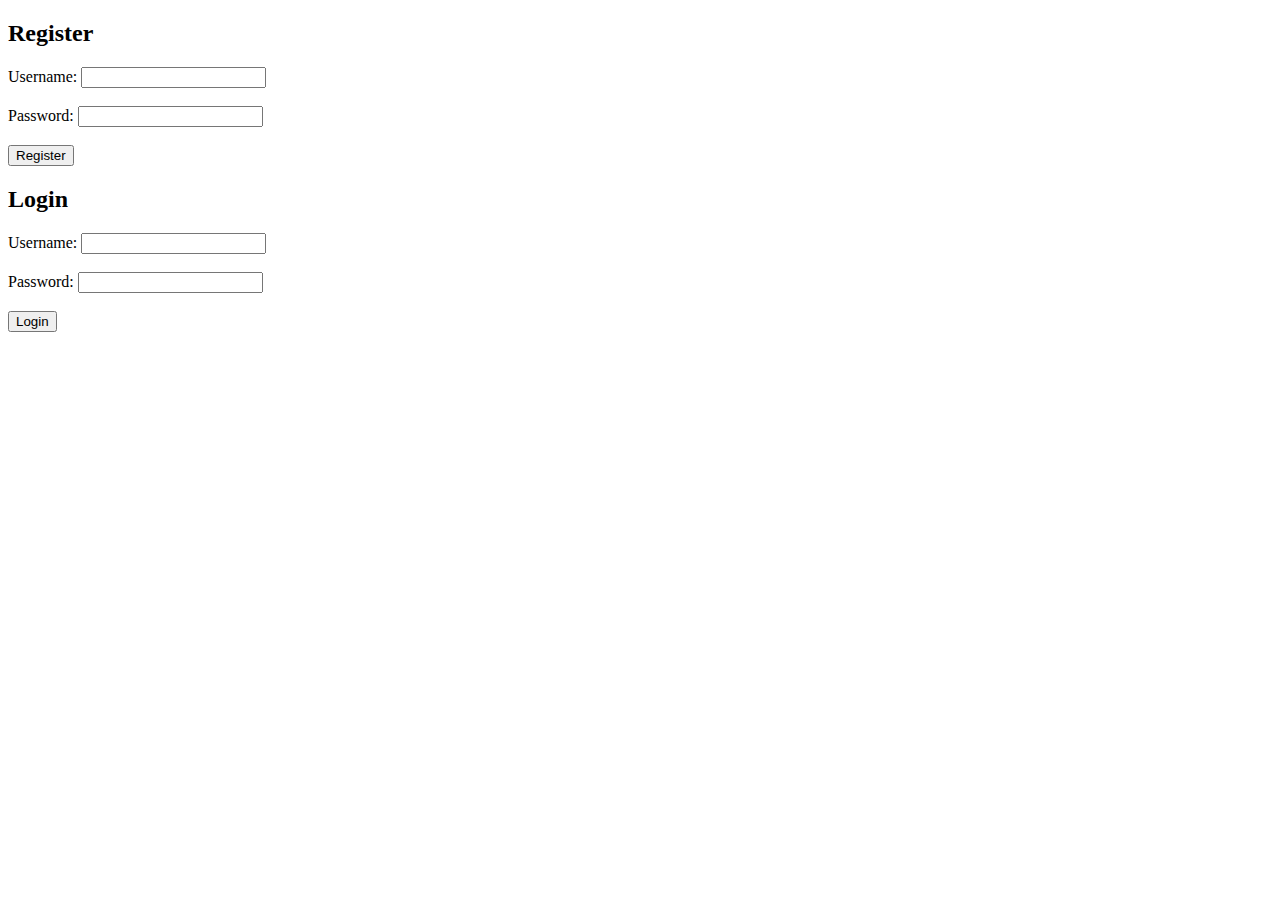
<file: loginTest.html>
<!DOCTYPE html>
<html>
<head>
    <title>Login</title>
</head>
<body>
    <h2>Register</h2>
    <form id="registerForm">
        <label for="registerUsername">Username:</label>
        <input type="text" id="registerUsername" name="username"><br><br>
        <label for="registerPassword">Password:</label>
        <input type="password" id="registerPassword" name="password"><br><br>
        <input type="button" value="Register" onclick="register()">
    </form>

    <h2>Login</h2>
    <form id="loginForm">
        <label for="loginUsername">Username:</label>
        <input type="text" id="loginUsername" name="username"><br><br>
        <label for="loginPassword">Password:</label>
        <input type="password" id="loginPassword" name="password"><br><br>
        <input type="button" value="Login" onclick="login()">
    </form>

    <script>
        function register() {
            const username = document.getElementById('registerUsername').value;
            const password = document.getElementById('registerPassword').value;

            fetch('http://localhost:5000/register', {
                method: 'POST',
                headers: {
                    'Content-Type': 'application/json'
                },
                body: JSON.stringify({ username, password })
            })
            .then(response => response.json())
            .then(data => {
                alert(data.message);
            })
            .catch(error => {
                console.error('Error:', error);
            });
        }

        function login() {
            const username = document.getElementById('loginUsername').value;
            const password = document.getElementById('loginPassword').value;

            fetch('http://localhost:5000/login', {
                method: 'POST',
                headers: {
                    'Content-Type': 'application/json'
                },
                body: JSON.stringify({ username, password })
            })
            .then(response => response.json())
            .then(data => {
                if (data.message === 'Login successful') {
                    console.log('ok');
                } else {
                    alert(data.message);
                }
            })
            .catch(error => {
                console.error('Error:', error);
            });
        }
    </script>
</body>
</html>
</file>
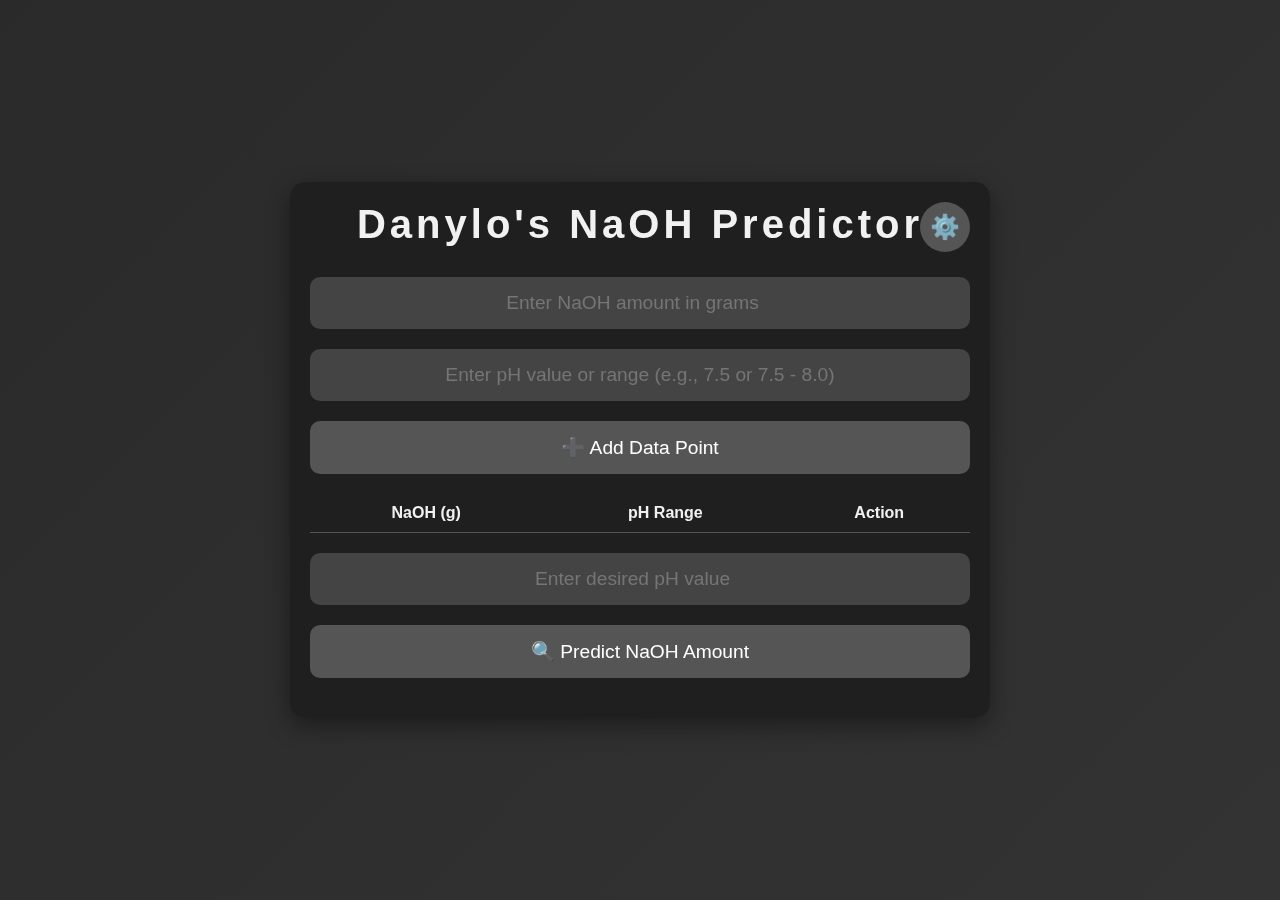
<file: phpredictor.html>
<!DOCTYPE html>
<html lang="en">
<head>
    <meta charset="UTF-8">
    <title>Danylos pH Predictor</title>
    <style>
        /* Existing styles */
        * {
            margin: 0;
            padding: 0;
            box-sizing: border-box;
        }
        body {
            font-family: 'Poppins', sans-serif;
            background: linear-gradient(135deg, #2a2a2a, #333333);
            color: #f1f1f1;
            display: flex;
            justify-content: center;
            align-items: center;
            min-height: 100vh;
            padding: 20px;
        }
        .container {
            background-color: rgba(30, 30, 30, 0.9);
            border-radius: 15px;
            padding: 20px;
            max-width: 700px;
            width: 100%;
            box-shadow: 0 8px 25px rgba(0, 0, 0, 0.4);
            backdrop-filter: blur(10px);
            position: relative;
        }
        h1 {
            text-align: center;
            font-size: 2.5rem;
            color: #f1f1f1;
            margin-bottom: 30px;
            letter-spacing: 4px;
        }
        input, button, select, textarea {
            width: 100%;
            padding: 15px;
            font-size: 1.2rem;
            border: none;
            border-radius: 10px;
            background-color: #444;
            color: #fff;
            margin-bottom: 20px;
            transition: box-shadow 0.3s ease;
            text-align: center;
        }
        input:focus, select:focus, textarea:focus {
            outline: none;
            box-shadow: 0 0 10px rgba(255, 255, 255, 0.3);
        }
        button {
            background-color: #555;
            cursor: pointer;
            display: flex;
            align-items: center;
            justify-content: center;
        }
        button:hover {
            background-color: #666;
        }
        table {
            width: 100%;
            margin-bottom: 20px;
            border-collapse: collapse;
        }
        th, td {
            padding: 10px;
            text-align: center;
            border-bottom: 1px solid #555;
        }
        #prediction-result {
            text-align: center;
            font-size: 1.5rem;
            color: #ff6b6b;
            margin-top: 20px;
        }
        .settings-button {
            position: absolute;
            top: 20px;
            right: 20px;
            background-color: #555;
            border: none;
            border-radius: 50%;
            width: 50px;
            height: 50px;
            font-size: 1.5rem;
            color: #fff;
            cursor: pointer;
            transition: background-color 0.3s ease;
            display: flex;
            align-items: center;
            justify-content: center;
        }
        .settings-button:hover {
            background-color: #666;
        }
        .settings-menu {
            display: none;
            position: absolute;
            top: 80px;
            right: 20px;
            background-color: rgba(50, 50, 50, 0.9);
            padding: 20px;
            border-radius: 10px;
            box-shadow: 0 8px 25px rgba(0, 0, 0, 0.4);
            max-width: 300px;
            width: 90%;
        }
        .settings-menu h2 {
            font-size: 1.5rem;
            margin-bottom: 10px;
            text-align: center;
        }
        .settings-menu hr {
            border: 0;
            height: 1px;
            background-color: #555;
            margin: 10px 0;
        }
        .settings-menu button, .settings-menu select, .settings-menu textarea {
            margin-bottom: 10px;
            text-align: left;
        }
        .settings-menu label {
            display: block;
            margin-bottom: 5px;
            font-size: 1rem;
        }
        @media screen and (max-width: 600px) {
            h1 { font-size: 2rem; }
            input, button, select, textarea { font-size: 1rem; }
            .settings-button {
                width: 40px;
                height: 40px;
                font-size: 1.2rem;
            }
        }
        .delete-button {
            background-color: #ff6b6b;
            border: none;
            border-radius: 5px;
            padding: 5px;
            color: #fff;
            cursor: pointer;
        }
        .delete-button:hover {
            background-color: #ff4c4c;
        }
        #error-message {
            color: #ff6b6b;
            background-color: rgba(255, 107, 107, 0.1);
            padding: 10px;
            border: 1px solid #ff6b6b;
            border-radius: 5px;
            margin-top: 10px;
            display: none;
            text-align: center;
        }
    </style>
</head>
<body>
    <div class="container">
        <button class="settings-button" onclick="toggleSettings()">⚙️</button>
        <div class="settings-menu" id="settings-menu">
            <h2>Settings</h2>
            <hr>
            <select id="prediction-method" onchange="changePredictionMethod()">
                <option value="linear">Linear Regression Prediction</option>
                <option value="average">Average Prediction</option>
                <option value="polynomial">Polynomial Regression Prediction</option>
            </select>
            <hr>
            <button onclick="copyData()">📋 Copy Dataset to Clipboard</button>
            <button onclick="pasteData()">📥 Paste Dataset from Clipboard</button>
            <button onclick="clearData()">🗑️ Clear Dataset</button>
        </div>
        <h1>Danylo's NaOH Predictor</h1>
        <input type="number" step="any" id="naoh-input" placeholder="Enter NaOH amount in grams">
        <input type="text" id="ph-range-input" placeholder="Enter pH value or range (e.g., 7.5 or 7.5 - 8.0)">
        <button onclick="addData()">➕ Add Data Point</button>
        <table id="data-table">
            <tr>
                <th>NaOH (g)</th>
                <th>pH Range</th>
                <th>Action</th>
            </tr>
        </table>
        <input type="number" step="0.01" id="desired-ph" placeholder="Enter desired pH value">
        <button onclick="predictNaOH()">🔍 Predict NaOH Amount</button>
        <div id="prediction-result"></div>
        <div id="error-message"></div>
    </div>
    <script>
        let dataPoints = [];
        let predictionMethod = 'linear';

        
        window.onload = function() {
            loadDataFromLocalStorage();
        };

        function loadDataFromLocalStorage() {
            const storedData = localStorage.getItem('naohDataPoints');
            if (storedData) {
                dataPoints = JSON.parse(storedData);
                refreshDataTable();
            }
        }

        function saveDataToLocalStorage() {
            localStorage.setItem('naohDataPoints', JSON.stringify(dataPoints));
        }

        function toggleSettings() {
            const menu = document.getElementById('settings-menu');
            menu.style.display = menu.style.display === 'block' ? 'none' : 'block';
        }

        function addData() {
            clearError();
            const naohInput = document.getElementById('naoh-input').value.replace(',', '.');
            const phRangeInput = document.getElementById('ph-range-input').value.replace(',', '.').trim();

            const naohAmount = parseFloat(naohInput);

            if (isNaN(naohAmount) || phRangeInput === '') {
                showError('Please enter valid numbers for NaOH amount and pH value or range.');
                return;
            }

            let phMin, phMax;

            if (phRangeInput.includes('-')) {
                const parts = phRangeInput.split('-').map(s => parseFloat(s.trim()));
                if (parts.length !== 2 || isNaN(parts[0]) || isNaN(parts[1])) {
                    showError('Please enter a valid pH range (e.g., 7.5 - 8.0).');
                    return;
                }
                phMin = Math.min(parts[0], parts[1]);
                phMax = Math.max(parts[0], parts[1]);
            } else {
                const phValue = parseFloat(phRangeInput);
                if (isNaN(phValue)) {
                    showError('Please enter a valid pH value.');
                    return;
                }
                phMin = phMax = phValue;
            }

            const dataPoint = { naohAmount: naohAmount, phMin: phMin, phMax: phMax };
            dataPoints.push(dataPoint);
            addDataRow(dataPoint, dataPoints.length - 1);

            saveDataToLocalStorage();

            document.getElementById('naoh-input').value = '';
            document.getElementById('ph-range-input').value = '';
        }

        function addDataRow(dataPoint, index) {
            const table = document.getElementById('data-table');
            const row = table.insertRow();
            row.setAttribute('data-index', index);

            const cellNaOH = row.insertCell(0);
            const cellPH = row.insertCell(1);
            const cellAction = row.insertCell(2);

            cellNaOH.innerHTML = dataPoint.naohAmount.toFixed(6).replace('.', ',') + ' g';
            cellPH.innerHTML = dataPoint.phMin.toFixed(2).replace('.', ',') + (dataPoint.phMin !== dataPoint.phMax ? ' - ' + dataPoint.phMax.toFixed(2).replace('.', ',') : '');

            const deleteBtn = document.createElement('button');
            deleteBtn.innerHTML = '🗑️';
            deleteBtn.className = 'delete-button';
            deleteBtn.onclick = function() {
                deleteDataPoint(index);
            };
            cellAction.appendChild(deleteBtn);
        }

        function deleteDataPoint(index) {
            clearError();
            dataPoints.splice(index, 1);
            saveDataToLocalStorage();
            refreshDataTable();
        }

        function refreshDataTable() {
            const table = document.getElementById('data-table');
            
            while (table.rows.length > 1) {
                table.deleteRow(1);
            }

            dataPoints.forEach((dp, index) => {
                addDataRow(dp, index);
            });
        }

        function predictNaOH() {
            clearError();
            if (dataPoints.length < 1) {
                showError('Please add at least one data point to make a prediction.');
                return;
            }

            const desiredPHInput = document.getElementById('desired-ph').value.replace(',', '.');
            const desiredPH = parseFloat(desiredPHInput);

            if (isNaN(desiredPH)) {
                showError('Please enter a valid desired pH value.');
                return;
            }

            let predictedNaOH, naohRange;

            switch (predictionMethod) {
                case 'linear':
                    ({ predictedNaOH, naohRange } = linearPrediction(desiredPH));
                    break;
                case 'average':
                    ({ predictedNaOH, naohRange } = averagePrediction(desiredPH));
                    break;
                case 'polynomial':
                    ({ predictedNaOH, naohRange } = polynomialPrediction(desiredPH));
                    break;
                default:
                    showError('Invalid prediction method selected.');
                    return;
            }

            if (isNaN(predictedNaOH) || isNaN(naohRange.min) || isNaN(naohRange.max)) {
                showError('Prediction could not be made with the current data.');
                return;
            }

            const resultDiv = document.getElementById('prediction-result');
            resultDiv.innerHTML = `🔹 NaOH needed: from <strong>${naohRange.min.toFixed(6).replace('.', ',')} g</strong> to <strong>${naohRange.max.toFixed(6).replace('.', ',')} g</strong><br>✨ Recommended: <strong>${predictedNaOH.toFixed(6).replace('.', ',')} g</strong>`;
        }

        function linearPrediction(desiredPH) {
            const n = dataPoints.length;
            const regressionData = dataPoints.map(dp => ({
                x: (dp.phMin + dp.phMax) / 2,
                y: dp.naohAmount
            }));

            let slope, intercept;

            if (n === 1) {
                
                slope = 0;
                intercept = regressionData[0].y;
            } else {
                const regressionResult = linearRegression(regressionData);
                if (!regressionResult) {
                    return { predictedNaOH: NaN, naohRange: { min: NaN, max: NaN } };
                }
                slope = regressionResult.slope;
                intercept = regressionResult.intercept;
            }

            const predictedNaOH = slope * desiredPH + intercept;
            const naohRange = estimateRange(regressionData, { slope, intercept }, desiredPH);

            return { predictedNaOH, naohRange };
        }

        function averagePrediction(desiredPH) {
            const tolerance = 0.1;
            const nearbyPoints = dataPoints.filter(dp => {
                const phAvg = (dp.phMin + dp.phMax) / 2;
                return Math.abs(phAvg - desiredPH) <= tolerance;
            });

            if (nearbyPoints.length === 0) {
                
                const naohValues = dataPoints.map(dp => dp.naohAmount);
                const predictedNaOH = naohValues.reduce((a, b) => a + b, 0) / naohValues.length;
                const minNaOH = Math.min(...naohValues);
                const maxNaOH = Math.max(...naohValues);
                return { predictedNaOH, naohRange: { min: minNaOH, max: maxNaOH } };
            }

            const naohValues = nearbyPoints.map(dp => dp.naohAmount);
            const predictedNaOH = naohValues.reduce((a, b) => a + b, 0) / naohValues.length;
            const minNaOH = Math.min(...naohValues);
            const maxNaOH = Math.max(...naohValues);

            return { predictedNaOH, naohRange: { min: minNaOH, max: maxNaOH } };
        }

        function polynomialPrediction(desiredPH) {
            const n = dataPoints.length;
            const degree = Math.min(2, n - 1); 

            if (n < 1) {
                return { predictedNaOH: NaN, naohRange: { min: NaN, max: NaN } };
            }

            const regressionData = dataPoints.map(dp => ({
                x: (dp.phMin + dp.phMax) / 2,
                y: dp.naohAmount
            }));

            const regressionResult = polynomialRegression(regressionData, degree);

            if (!regressionResult) {
                return { predictedNaOH: NaN, naohRange: { min: NaN, max: NaN } };
            }

            const predictedNaOH = regressionResult.predict(desiredPH);
            const naohRange = estimatePolynomialRange(regressionData, regressionResult, desiredPH);

            return { predictedNaOH, naohRange };
        }

        function linearRegression(data) {
            const n = data.length;
            let sumX = 0, sumY = 0, sumXY = 0, sumXX = 0;

            for (let i = 0; i < n; i++) {
                sumX += data[i].x;
                sumY += data[i].y;
                sumXY += data[i].x * data[i].y;
                sumXX += data[i].x * data[i].x;
            }

            const denominator = n * sumXX - sumX * sumX;

            if (denominator === 0) {
                return null;
            }

            const slope = (n * sumXY - sumX * sumY) / denominator;
            const intercept = (sumY - slope * sumX) / n;

            return { slope: slope, intercept: intercept };
        }

        function polynomialRegression(data, degree) {
            const x = data.map(d => d.x);
            const y = data.map(d => d.y);
            const n = x.length;

            
            const X = [];
            for (let i = 0; i < n; i++) {
                X[i] = [];
                for (let j = 0; j <= degree; j++) {
                    X[i][j] = Math.pow(x[i], j);
                }
            }

            
            const XT = X[0].map((_, colIndex) => X.map(row => row[colIndex]));

            
            const XTX = multiplyMatrices(XT, X);
            const XTy = multiplyMatrixVector(XT, y);
            const beta = solveLinearSystem(XTX, XTy);

            if (!beta) {
                return null;
            }

            return {
                coefficients: beta,
                predict: function(x) {
                    let yPred = 0;
                    for (let i = 0; i < beta.length; i++) {
                        yPred += beta[i] * Math.pow(x, i);
                    }
                    return yPred;
                }
            };
        }

        function multiplyMatrices(A, B) {
            const result = [];
            for (let i = 0; i < A.length; i++) {
                result[i] = [];
                for (let j = 0; j < B[0].length; j++) {
                    let sum = 0;
                    for (let k = 0; k < A[0].length; k++) {
                        sum += A[i][k] * B[k][j];
                    }
                    result[i][j] = sum;
                }
            }
            return result;
        }

        function multiplyMatrixVector(A, v) {
            const result = [];
            for (let i = 0; i < A.length; i++) {
                let sum = 0;
                for (let j = 0; j < A[0].length; j++) {
                    sum += A[i][j] * v[j];
                }
                result[i] = sum;
            }
            return result;
        }

        function solveLinearSystem(A, b) {
            const n = A.length;
            for (let i = 0; i < n; i++) {
                A[i] = A[i].concat(b[i]);
            }

            for (let i = 0; i < n; i++) {
                let maxEl = Math.abs(A[i][i]);
                let maxRow = i;
                for (let k = i + 1; k < n; k++) {
                    if (Math.abs(A[k][i]) > maxEl) {
                        maxEl = Math.abs(A[k][i]);
                        maxRow = k;
                    }
                }

                [A[maxRow], A[i]] = [A[i], A[maxRow]];

                if (A[i][i] === 0) {
                    return null;
                }

                for (let k = i + 1; k < n; k++) {
                    const c = -A[k][i] / A[i][i];
                    for (let j = i; j < n + 1; j++) {
                        if (i === j) {
                            A[k][j] = 0;
                        } else {
                            A[k][j] += c * A[i][j];
                        }
                    }
                }
            }

            const x = new Array(n);
            for (let i = n - 1; i >= 0; i--) {
                x[i] = A[i][n] / A[i][i];
                for (let k = i - 1; k >= 0; k--) {
                    A[k][n] -= A[k][i] * x[i];
                }
            }
            return x;
        }

        function estimateRange(data, regressionResult, desiredPH) {
            const n = data.length;
            let sumSquaredResiduals = 0;
            for (let i = 0; i < n; i++) {
                const predictedY = regressionResult.slope * data[i].x + regressionResult.intercept;
                const residual = data[i].y - predictedY;
                sumSquaredResiduals += residual * residual;
            }
            const degreesOfFreedom = n - 2;
            const variance = degreesOfFreedom > 0 ? sumSquaredResiduals / degreesOfFreedom : 0;
            const standardError = Math.sqrt(variance);

            const predictedNaOH = regressionResult.slope * desiredPH + regressionResult.intercept;
            const minNaOH = predictedNaOH - standardError;
            const maxNaOH = predictedNaOH + standardError;

            return { min: minNaOH, max: maxNaOH };
        }

        function estimatePolynomialRange(data, regressionResult, desiredPH) {
            const n = data.length;
            const p = regressionResult.coefficients.length;
            let sumSquaredResiduals = 0;
            for (let i = 0; i < n; i++) {
                const predictedY = regressionResult.predict(data[i].x);
                const residual = data[i].y - predictedY;
                sumSquaredResiduals += residual * residual;
            }
            const degreesOfFreedom = n - p;
            const variance = degreesOfFreedom > 0 ? sumSquaredResiduals / degreesOfFreedom : 0;
            const standardError = Math.sqrt(variance);

            const predictedNaOH = regressionResult.predict(desiredPH);
            const minNaOH = predictedNaOH - standardError;
            const maxNaOH = predictedNaOH + standardError;

            return { min: minNaOH, max: maxNaOH };
        }

        function copyData() {
            clearError();
            const dataStr = JSON.stringify(dataPoints);
            navigator.clipboard.writeText(dataStr).then(() => {
                
            }, () => {
                showError('Failed to copy dataset to clipboard.');
            });
        }

        function pasteData() {
            clearError();
            navigator.clipboard.readText().then(text => {
                try {
                    const importedData = JSON.parse(text);
                    if (Array.isArray(importedData)) {
                        dataPoints = importedData;
                        saveDataToLocalStorage();
                        refreshDataTable();
                        
                    } else {
                        showError('Invalid dataset format in clipboard.');
                    }
                } catch (error) {
                    showError('Error parsing the dataset from clipboard.');
                }
            }, () => {
                showError('Failed to read from clipboard.');
            });
        }

        function clearData() {
            clearError();
            if (confirm('Are you sure you want to clear the dataset? This action cannot be undone.')) {
                dataPoints = [];
                saveDataToLocalStorage();
                refreshDataTable();
            }
        }

        function changePredictionMethod() {
            const select = document.getElementById('prediction-method');
            predictionMethod = select.value;
        }

        function showError(message) {
            const errorDiv = document.getElementById('error-message');
            errorDiv.innerText = message;
            errorDiv.style.display = 'block';
        }

        function clearError() {
            const errorDiv = document.getElementById('error-message');
            errorDiv.innerText = '';
            errorDiv.style.display = 'none';
        }
    </script>
</body>
</html>
</file>
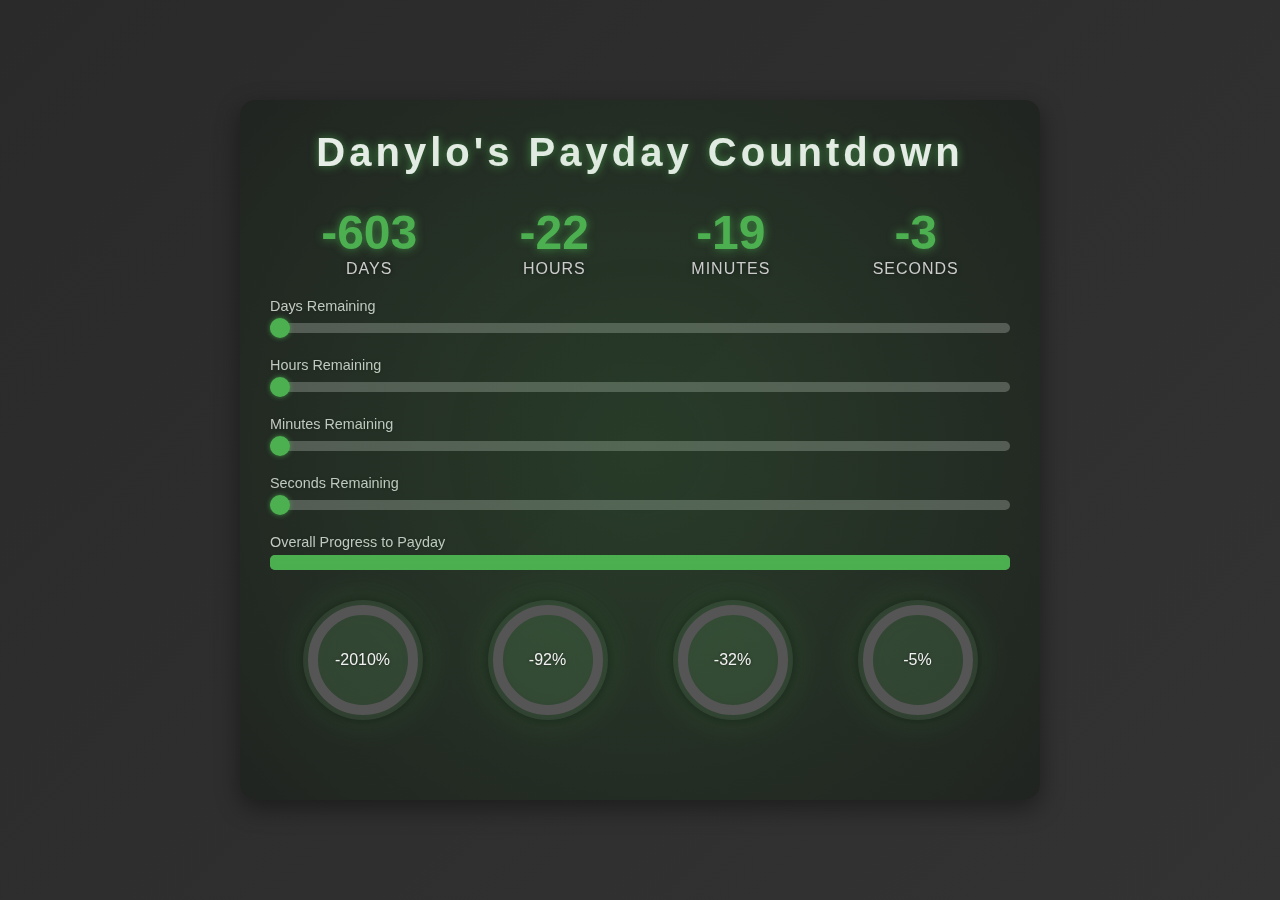
<file: pyday.html>
<!DOCTYPE html>
<html lang="en">
<head>
    <meta charset="UTF-8">
    <meta name="viewport" content="width=device-width, initial-scale=1.0">
    <title>Danylo's Payday Countdown</title>
    <style>
        /* Reset and Base Styles */
        * {
            margin: 0;
            padding: 0;
            box-sizing: border-box;
        }
        body {
            font-family: 'Poppins', sans-serif;
            background: linear-gradient(135deg, #2a2a2a, #333333);
            color: #f1f1f1;
            display: flex;
            justify-content: center;
            align-items: center;
            min-height: 100vh;
            padding: 20px;
            overflow: hidden; /* Prevent scrollbars from glowing elements */
        }
        .container {
            background-color: rgba(30, 30, 30, 0.9);
            border-radius: 15px;
            padding: 30px;
            max-width: 800px;
            width: 100%;
            box-shadow: 0 8px 25px rgba(0, 0, 0, 0.4);
            backdrop-filter: blur(10px);
            position: relative;
            overflow: hidden;
        }
        /* Glowing Background Effect */
        .container::before {
            content: '';
            position: absolute;
            top: -50%;
            left: -50%;
            width: 200%;
            height: 200%;
            background: radial-gradient(circle, rgba(76, 175, 80, 0.2) 0%, rgba(0, 0, 0, 0) 60%);
            animation: rotateGlow 10s linear infinite;
            pointer-events: none;
        }
        @keyframes rotateGlow {
            from {
                transform: rotate(0deg);
            }
            to {
                transform: rotate(360deg);
            }
        }
        h1 {
            text-align: center;
            font-size: 2.5rem;
            color: #f1f1f1;
            margin-bottom: 30px;
            letter-spacing: 4px;
            text-shadow: 0 0 10px rgba(76, 175, 80, 0.7);
        }
        /* Countdown Timer Styles */
        .countdown-section {
            margin-bottom: 40px;
        }
        .countdown-timer {
            display: flex;
            justify-content: space-around;
            margin-bottom: 20px;
            text-shadow: 0 0 5px rgba(0,0,0,0.5);
        }
        .time-box {
            text-align: center;
            position: relative;
        }
        .time-box .number {
            font-size: 3rem;
            font-weight: bold;
            color: #4caf50;
            text-shadow: 0 0 10px rgba(76, 175, 80, 0.7);
        }
        .time-box .label {
            font-size: 1rem;
            color: #ccc;
            text-transform: uppercase;
            letter-spacing: 1px;
        }
        /* Slider Styles */
        .slider-container {
            margin-bottom: 20px;
        }
        .slider-label {
            margin-bottom: 5px;
            font-size: 0.9rem;
            color: #ccc;
            text-shadow: 0 0 3px rgba(0,0,0,0.3);
        }
        .slider {
            width: 100%;
            height: 10px;
            border-radius: 5px;
            background: #555;
            appearance: none;
            outline: none;
            transition: background 0.3s ease;
        }
        .slider::-webkit-slider-thumb {
            appearance: none;
            width: 20px;
            height: 20px;
            border-radius: 50%;
            background: #4caf50;
            cursor: pointer;
            transition: background 0.3s ease, box-shadow 0.3s ease;
            box-shadow: 0 0 5px rgba(76, 175, 80, 0.7);
        }
        .slider::-webkit-slider-thumb:hover {
            background: #66bb6a;
            box-shadow: 0 0 15px rgba(76, 175, 80, 1);
        }
        /* Progress Bar Styles */
        .progress-bar-container {
            margin-bottom: 20px;
        }
        .progress-bar-label {
            margin-bottom: 5px;
            font-size: 0.9rem;
            color: #ccc;
            text-shadow: 0 0 3px rgba(0,0,0,0.3);
        }
        .progress-bar {
            width: 100%;
            background-color: #555;
            border-radius: 5px;
            overflow: hidden;
            height: 15px;
            box-shadow: inset 0 0 5px rgba(0,0,0,0.3);
        }
        .progress-bar-fill {
            height: 100%;
            background-color: #4caf50;
            width: 0%;
            transition: width 1s linear;
            box-shadow: inset 0 0 5px rgba(76, 175, 80, 0.7);
        }
        /* Circular Progress Styles */
        .circular-progress-container {
            display: flex;
            justify-content: space-around;
            flex-wrap: wrap;
            margin-top: 20px;
        }
        .circular-progress {
            position: relative;
            width: 120px;
            height: 120px;
            margin: 10px;
            box-shadow: 0 0 10px rgba(0,0,0,0.5);
            border-radius: 50%;
            background: rgba(255, 255, 255, 0.05);
        }
        .circular-progress svg {
            transform: rotate(-90deg);
            width: 100%;
            height: 100%;
        }
        .circular-progress circle {
            fill: none;
            stroke-width: 10;
            stroke: #555;
            transition: stroke 0.3s ease;
        }
        .circular-progress .progress {
            stroke: #4caf50;
            stroke-linecap: round;
            stroke-dasharray: 314; /* 2 * PI * 50 */
            stroke-dashoffset: 314;
            transition: stroke-dashoffset 1s linear, stroke 0.3s ease;
        }
        .circular-progress .percentage {
            position: absolute;
            top: 50%;
            left: 50%;
            transform: translate(-50%, -50%);
            font-size: 1rem;
            color: #f1f1f1;
            text-shadow: 0 0 3px rgba(0,0,0,0.5);
        }
        /* Glowing Circles */
        .circular-progress::before {
            content: '';
            position: absolute;
            top: -5px;
            left: -5px;
            width: 130px;
            height: 130px;
            border-radius: 50%;
            background: rgba(76, 175, 80, 0.2);
            filter: blur(15px);
            opacity: 0.7;
            transition: opacity 0.3s ease;
        }
        .circular-progress:hover::before {
            opacity: 1;
        }
        /* Responsive Styles */
        @media screen and (max-width: 600px) {
            h1 { font-size: 2rem; }
            .countdown-timer {
                flex-direction: column;
                align-items: center;
            }
            .circular-progress-container {
                justify-content: center;
            }
            .circular-progress {
                width: 100px;
                height: 100px;
            }
        }
    </style>
</head>
<body>
    <div class="container">
        <h1>Danylo's Payday Countdown</h1>

        <!-- Countdown Timer Section -->
        <div class="countdown-section">
            <div class="countdown-timer">
                <div class="time-box">
                    <div class="number" id="days">0</div>
                    <div class="label">Days</div>
                </div>
                <div class="time-box">
                    <div class="number" id="hours">0</div>
                    <div class="label">Hours</div>
                </div>
                <div class="time-box">
                    <div class="number" id="minutes">0</div>
                    <div class="label">Minutes</div>
                </div>
                <div class="time-box">
                    <div class="number" id="seconds">0</div>
                    <div class="label">Seconds</div>
                </div>
            </div>

            <!-- Slider Bars -->
            <div class="slider-container">
                <div class="slider-label">Days Remaining</div>
                <input type="range" min="0" max="30" value="0" class="slider" id="days-slider" disabled>
            </div>
            <div class="slider-container">
                <div class="slider-label">Hours Remaining</div>
                <input type="range" min="0" max="24" value="0" class="slider" id="hours-slider" disabled>
            </div>
            <div class="slider-container">
                <div class="slider-label">Minutes Remaining</div>
                <input type="range" min="0" max="60" value="0" class="slider" id="minutes-slider" disabled>
            </div>
            <div class="slider-container">
                <div class="slider-label">Seconds Remaining</div>
                <input type="range" min="0" max="60" value="0" class="slider" id="seconds-slider" disabled>
            </div>

            <!-- Overall Progress Bar -->
            <div class="progress-bar-container">
                <div class="progress-bar-label">Overall Progress to Payday</div>
                <div class="progress-bar">
                    <div class="progress-bar-fill" id="overall-progress"></div>
                </div>
            </div>

            <!-- Circular Progress Indicators -->
            <div class="circular-progress-container">
                <div class="circular-progress">
                    <svg>
                        <circle cx="60" cy="60" r="50"></circle>
                        <circle class="progress" cx="60" cy="60" r="50"></circle>
                    </svg>
                    <div class="percentage" id="days-circle">0%</div>
                </div>
                <div class="circular-progress">
                    <svg>
                        <circle cx="60" cy="60" r="50"></circle>
                        <circle class="progress" cx="60" cy="60" r="50"></circle>
                    </svg>
                    <div class="percentage" id="hours-circle">0%</div>
                </div>
                <div class="circular-progress">
                    <svg>
                        <circle cx="60" cy="60" r="50"></circle>
                        <circle class="progress" cx="60" cy="60" r="50"></circle>
                    </svg>
                    <div class="percentage" id="minutes-circle">0%</div>
                </div>
                <div class="circular-progress">
                    <svg>
                        <circle cx="60" cy="60" r="50"></circle>
                        <circle class="progress" cx="60" cy="60" r="50"></circle>
                    </svg>
                    <div class="percentage" id="seconds-circle">0%</div>
                </div>
            </div>
        </div>
    </div>

    <script>
        // Payday Countdown Script
        // Set initial payday date: 30 October 2024 13:00:00
        let paydayDate = new Date('October, 30, 2024 13:00:00').getTime();

        // Function to get the next payday date
        function getNextPayday(currentDate) {
            let nextPayday = new Date(currentDate);
            nextPayday.setMonth(nextPayday.getMonth() + 1);
            nextPayday.setDate(30);
            nextPayday.setHours(13, 0, 0, 0);

            // Handle months that do not have 30 days
            if (nextPayday.getDate() !== 30) {
                // Set to last day of the month
                nextPayday = new Date(nextPayday.getFullYear(), nextPayday.getMonth() + 1, 0, 13, 0, 0, 0);
            }

            return nextPayday.getTime();
        }

        // Countdown Elements
        const daysEl = document.getElementById('days');
        const hoursEl = document.getElementById('hours');
        const minutesEl = document.getElementById('minutes');
        const secondsEl = document.getElementById('seconds');

        const daysSlider = document.getElementById('days-slider');
        const hoursSlider = document.getElementById('hours-slider');
        const minutesSlider = document.getElementById('minutes-slider');
        const secondsSlider = document.getElementById('seconds-slider');

        const overallProgress = document.getElementById('overall-progress');

        const daysCircle = document.getElementById('days-circle');
        const hoursCircle = document.getElementById('hours-circle');
        const minutesCircle = document.getElementById('minutes-circle');
        const secondsCircle = document.getElementById('seconds-circle');

        // Function to update the countdown
        function updateCountdown() {
            const now = new Date().getTime();
            let distance = paydayDate - now;

            // If payday has passed, set to next payday
            if (distance < 0) {
                paydayDate = getNextPayday(new Date(paydayDate));
                distance = paydayDate - now;
            }

            // Time calculations
            const days = Math.floor(distance / (1000 * 60 * 60 * 24));
            const hours = Math.floor((distance % (1000 * 60 * 60 * 24)) / (1000 * 60 * 60));
            const minutes = Math.floor((distance % (1000 * 60 * 60)) / (1000 * 60));
            const seconds = Math.floor((distance % (1000 * 60)) / 1000);

            // Update HTML
            daysEl.innerHTML = days;
            hoursEl.innerHTML = hours;
            minutesEl.innerHTML = minutes;
            secondsEl.innerHTML = seconds;

            // Update Sliders
            updateSliders(days, hours, minutes, seconds);

            // Update Overall Progress
            const firstOfMonth = new Date(paydayDate);
            firstOfMonth.setDate(1);
            firstOfMonth.setHours(0, 0, 0, 0);
            const totalTime = paydayDate - firstOfMonth.getTime();
            const elapsedTime = now - firstOfMonth.getTime();
            const progressPercent = Math.min((elapsedTime / totalTime) * 100, 100);
            overallProgress.style.width = progressPercent + '%';

            
            updateCircles(days, hours, minutes, seconds);
        }

        
        function updateSliders(days, hours, minutes, seconds) {
            
            daysSlider.value = days;
            daysSlider.max = 30;
            daysSlider.style.background = `linear-gradient(to right, #4caf50 ${days * (100/30)}%, #555 ${days * (100/30)}%)`;

            
            hoursSlider.value = hours;
            hoursSlider.max = 24;
            hoursSlider.style.background = `linear-gradient(to right, #4caf50 ${hours * (100/24)}%, #555 ${hours * (100/24)}%)`;

            
            minutesSlider.value = minutes;
            minutesSlider.max = 60;
            minutesSlider.style.background = `linear-gradient(to right, #4caf50 ${minutes * (100/60)}%, #555 ${minutes * (100/60)}%)`;

            
            secondsSlider.value = seconds;
            secondsSlider.max = 60;
            secondsSlider.style.background = `linear-gradient(to right, #4caf50 ${seconds * (100/60)}%, #555 ${seconds * (100/60)}%)`;
        }

        
        function updateCircles(days, hours, minutes, seconds) {
            
            const daysPercent = (days / 30) * 100;
            daysCircle.innerHTML = `${Math.round(daysPercent)}%`;
            daysCircle.parentElement.querySelector('.progress').style.strokeDashoffset = 314 - (314 * daysPercent / 100);
            daysCircle.parentElement.querySelector('.progress').style.stroke = `rgba(76, 175, 80, ${daysPercent / 100})`;

            
            const hoursPercent = (hours / 24) * 100;
            hoursCircle.innerHTML = `${Math.round(hoursPercent)}%`;
            hoursCircle.parentElement.querySelector('.progress').style.strokeDashoffset = 314 - (314 * hoursPercent / 100);
            hoursCircle.parentElement.querySelector('.progress').style.stroke = `rgba(76, 175, 80, ${hoursPercent / 100})`;

            
            const minutesPercent = (minutes / 60) * 100;
            minutesCircle.innerHTML = `${Math.round(minutesPercent)}%`;
            minutesCircle.parentElement.querySelector('.progress').style.strokeDashoffset = 314 - (314 * minutesPercent / 100);
            minutesCircle.parentElement.querySelector('.progress').style.stroke = `rgba(76, 175, 80, ${minutesPercent / 100})`;

            
            const secondsPercent = (seconds / 60) * 100;
            secondsCircle.innerHTML = `${Math.round(secondsPercent)}%`;
            secondsCircle.parentElement.querySelector('.progress').style.strokeDashoffset = 314 - (314 * secondsPercent / 100);
            secondsCircle.parentElement.querySelector('.progress').style.stroke = `rgba(76, 175, 80, ${secondsPercent / 100})`;
        }

        
        updateCountdown();
        setInterval(updateCountdown, 1000);
    </script>
</body>
</html>
</file>
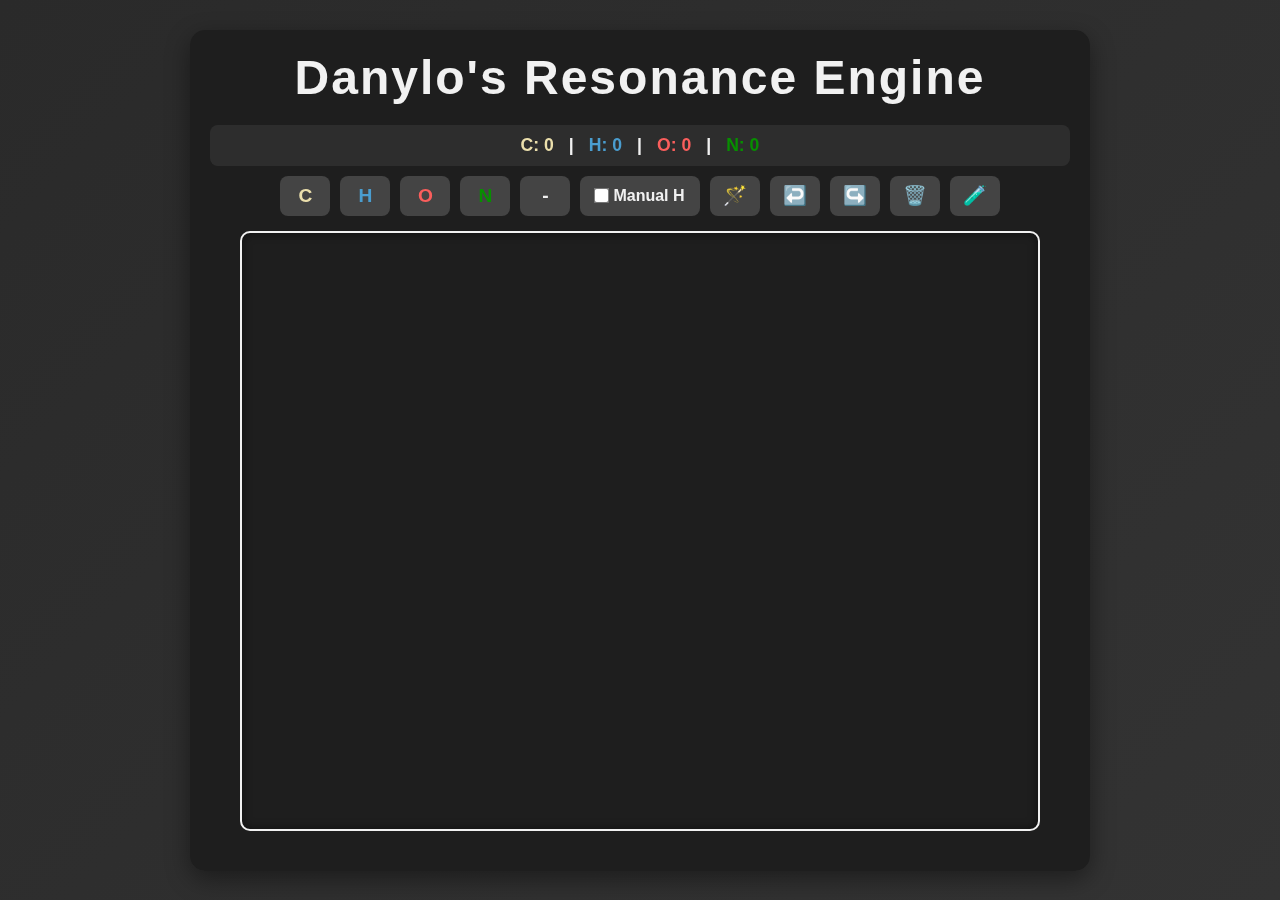
<file: resonance.html>
<!DOCTYPE html>
<html lang="en">
<head>
    <meta charset="UTF-8">
    <meta name="viewport" content="width=device-width, initial-scale=1.0">
    <title>Danylo's Resonance Tool</title>
    <style>
        /* Global Styles */
        * {
            margin: 0;
            padding: 0;
            box-sizing: border-box;
            user-select: none; /* Make everything unselectable */
        }
        body {
            font-family: 'Poppins', sans-serif;
            background: linear-gradient(135deg, #2a2a2a, #333333);
            color: #f1f1f1;
            display: flex;
            justify-content: center;
            align-items: center;
            min-height: 100vh;
            padding: 20px;
            transition: background 0.5s ease; /* Smooth background transition */
        }
        .container {
            background-color: rgba(30, 30, 30, 0.95);
            border-radius: 15px;
            padding: 20px;
            max-width: 900px;
            width: 100%;
            box-shadow: 0 8px 25px rgba(0, 0, 0, 0.4);
            backdrop-filter: blur(10px);
            position: relative; /* For context menu positioning */
            transition: transform 0.5s ease; /* Smooth container transition */
        }
        h1 {
            text-align: center;
            font-size: 3rem; /* Increased font size for larger screens */
            color: #f1f1f1;
            margin-bottom: 20px;
            letter-spacing: 2px;
            font-weight: bold; /* Make title bold */
            transition: color 0.5s ease; /* Smooth color transition */
        }
        /* Toolbar Styles */
        .toolbar {
            display: flex;
            flex-wrap: wrap;
            justify-content: center;
            margin-bottom: 15px;
            gap: 10px;
        }
        .toolbar button, .toolbar label {
            background-color: #444;
            border: none;
            border-radius: 8px;
            padding: 10px 15px;
            cursor: pointer;
            color: #f1f1f1;
            font-size: 1rem;
            transition: background-color 0.3s ease, transform 0.2s ease, box-shadow 0.3s ease, color 0.3s ease; /* Smooth transitions */
            display: flex;
            align-items: center;
            justify-content: center; /* Center content horizontally */
            gap: 5px;
            min-width: 40px; /* Ensure buttons have enough width */
            font-weight: bold; /* Make button text bold */
        }
        .toolbar button:hover, .toolbar label:hover {
            background-color: #555;
            transform: scale(1.05); /* Subtle scale effect */
            box-shadow: 0 4px 8px rgba(0, 0, 0, 0.3); /* Subtle shadow on hover */
            color: #fff; /* Ensure text remains visible on hover */
        }
        .toolbar button:active, .toolbar label:active {
            transform: translateY(0);
        }
        .toolbar button .icon, .toolbar label .icon {
            width: 20px;
            height: 20px;
            display: flex;
            align-items: center;
            justify-content: center;
            font-size: 1.2rem; /* Adjust font size for better centering */
            font-weight: bold; /* Make icons bold */
        }
        /* Active Toolbar Button */
        .toolbar button.active, .toolbar label.active {
            background-color: #2ecc71;
            box-shadow: inset 0 0 5px rgba(0, 0, 0, 0.5);
        }
        /* Checkbox Label */
        .toolbar label {
            background-color: #444;
            display: flex;
            align-items: center;
            gap: 5px;
            font-weight: bold; /* Make label text bold */
        }
        .toolbar input[type="checkbox"] {
            transform: scale(1.2);
            cursor: pointer;
            transition: transform 0.2s ease; /* Smooth scaling on interaction */
        }
        /* Atom Counts Display */
        #atomCounts {
            text-align: center;
            margin-bottom: 10px;
            font-size: 1.1rem;
            animation: fadeIn 0.5s ease;
            transition: opacity 0.3s ease, pointer-events 0.3s ease;
            /* Styled for better appearance */
            background-color: rgba(50, 50, 50, 0.8);
            padding: 10px;
            border-radius: 8px;
            display: flex;
            justify-content: center;
            gap: 15px;
            font-weight: bold; /* Make counts bold */
        }
        #atomCounts span:hover {
            text-shadow: 0 0 5px #fff;
            transform: scale(1.1);
            transition: transform 0.2s ease, text-shadow 0.3s ease;
        }
        /* Canvas Container */
        #canvasContainer {
            border: 2px solid; /* Increased border width */
            width: 800px;
            height: 600px;
            position: relative;
            margin: 0 auto 20px auto;
            border-radius: 10px;
            background-color: #1e1e1e;
            box-shadow: inset 0 0 10px rgba(0,0,0,0.5);
            transition: border 0.3s ease;
        }
        #canvasContainer:hover {
            border: 2px solid #2ecc71;
        }
        canvas {
            border-radius: 10px;
            cursor: crosshair; /* Default cursor */
            transition: transform 0.5s ease; /* Smooth canvas transformations */
        }
        /* Specific Cursor Styles Based on Tool */
        canvas.adding-atom {
            cursor: pointer;
        }
        canvas.drawing-bond {
            cursor: cell;
        }
        /* Context Menu */
        .context-menu {
            position: absolute;
            background: rgba(50, 50, 50, 0.95);
            color: #f1f1f1;
            display: none;
            border: 1px solid #555;
            border-radius: 10px; /* Rounded corners */
            box-shadow: 0 6px 12px rgba(0,0,0,0.4); /* Subtle shadow */
            z-index: 1000;
            animation: fadeIn 0.3s ease;
            transition: opacity 0.3s ease; /* Smooth appearance */
        }
        .context-menu div {
            padding: 10px 15px;
            cursor: pointer;
            transition: background-color 0.3s ease;
            font-weight: bold; /* Make context menu text bold */
            display: flex;
            align-items: center;
            gap: 5px;
        }
        .context-menu div:hover {
            background-color: #555;
        }
        /* Notification Styles */
        .no-resonance {
            background-color: #555;
            border-left: 4px solid #e74c3c;
            padding: 15px;
            margin: 10px 0;
            font-weight: bold;
            border-radius: 5px;
            animation: fadeIn 0.5s ease;
            display: flex;
            align-items: center;
            gap: 10px;
            transition: background-color 0.3s ease, border-left-color 0.3s ease;
        }
        .resonance-form {
            background-color: #555;
            border-left: 4px solid #2ecc71;
            padding: 15px;
            margin: 10px 0;
            border-radius: 5px;
            animation: fadeIn 0.5s ease;
            cursor: pointer; /* Indicate that resonance form is clickable */
            display: flex;
            align-items: center;
            gap: 10px;
            transition: background-color 0.3s ease, border-left-color 0.3s ease;
        }
        .resonance-form:hover {
            background-color: #666;
        }
        .resonance-form-canvas {
            border: 1px solid #2ecc71;
            background: #1e1e1e;
            margin-top: 10px;
            border-radius: 5px;
            transition: border 0.3s ease;
        }
        /* Hidden Class for Toggling GUI */
        .hidden {
            opacity: 0;
            pointer-events: none;
            transition: opacity 0.3s ease, pointer-events 0.3s ease;
        }
        /* Modal Styles */
        .modal {
            display: none; /* Hidden by default */
            position: fixed; /* Stay in place */
            z-index: 2000; /* Sit on top */
            left: 0;
            top: 0;
            width: 100%; /* Full width */
            height: 100%; /* Full height */
            overflow: auto; /* Enable scroll if needed */
            background-color: rgba(0,0,0,0.8); /* Black w/ opacity */
            justify-content: center;
            align-items: center;
            transition: opacity 0.5s ease; /* Smooth modal appearance */
        }
        .modal-content {
            position: relative;
            background-color: #1e1e1e;
            padding: 20px;
            border-radius: 10px;
            max-width: 90%;
            max-height: 90%;
            overflow: auto;
            transition: transform 0.5s ease; /* Smooth content transitions */
            animation: zoomIn 0.3s ease; /* Zoom-in effect */
        }
        .modal-content canvas {
            width: 100%;
            height: auto;
            border: none;
        }
        /* Close Button */
        .close-btn {
            position: absolute;
            top: 10px;
            right: 20px;
            color: #fff;
            font-size: 30px;
            font-weight: bold;
            cursor: pointer;
            transition: color 0.3s ease;
        }
        .close-btn:hover {
            color: #e74c3c;
        }
        /* Animations */
        @keyframes fadeIn {
            from { opacity: 0; transform: translateY(-10px); }
            to { opacity: 1; transform: translateY(0); }
        }
        @keyframes zoomIn {
            from {
                transform: scale(0.8);
                opacity: 0;
            }
            to {
                transform: scale(1);
                opacity: 1;
            }
        }
        /* Responsive Design */
        @media screen and (max-width: 900px) {
            #canvasContainer {
                width: 100%;
                height: 400px;
            }
            h1 {
                font-size: 2.5rem; /* Adjusted font size for medium screens */
            }
        }
        @media screen and (max-width: 600px) {
            h1 { font-size: 2rem; }
            .toolbar button, .toolbar label { padding: 8px 10px; font-size: 0.9rem; }
            #atomCounts { font-size: 1rem; }
            #canvasContainer { height: 300px; }
        }
    </style>
</head>
<body>
    <div class="container">
        <h1>Danylo's Resonance Engine</h1>
        
        <div id="atomCounts">
            <span style="color: #ebdfac;">C: 0</span> | 
            <span style="color: #4a9dcf;">H: 0</span> | 
            <span style="color: #fa5e5c;">O: 0</span> | 
            <span style="color: #078f00;">N: 0</span>
        </div>
        <div class="toolbar">
            
            <button id="addC" title="Add Carbon" aria-label="Add Carbon">
                <span class="icon" style="color: #ebdfac;">C</span>
            </button>
            <button id="addH" title="Add Hydrogen" aria-label="Add Hydrogen">
                <span class="icon" style="color: #4a9dcf;">H</span>
            </button>
            <button id="addO" title="Add Oxygen" aria-label="Add Oxygen">
                <span class="icon" style="color: #fa5e5c;">O</span>
            </button>
            <button id="addN" title="Add Nitrogen" aria-label="Add Nitrogen">
                <span class="icon" style="color: #078f00;">N</span>
            </button>
            <button id="bondSingle" title="Single Bond" aria-label="Single Bond">
                <span class="icon" style="color: #f1f1f1;">-</span>
            </button>
            <label title="Manual H Placement">
                <input type="checkbox" id="manualHCheckbox">
                Manual H
            </label>
            <button id="autoHBtn" title="Auto Fill Hydrogens" aria-label="Auto Fill Hydrogens">
                <span class="icon" style="color: #f1f1f1;">🪄</span> 
            </button>
            <button id="undoBtn" title="Undo" aria-label="Undo">
                <span class="icon" style="color: #f1f1f1;">↩️</span> 
            </button>
            <button id="redoBtn" title="Redo" aria-label="Redo">
                <span class="icon" style="color: #f1f1f1;">↪️</span> 
            </button>
            <button id="clearBtn" title="Clear All" aria-label="Clear All">
                <span class="icon" style="color: #f1f1f1;">🗑️</span> 
            </button>
            <button id="resonanceBtn" title="Generate Resonance" aria-label="Generate Resonance">
                <span class="icon" style="color: #f1f1f1;">🧪</span> 
            </button>
        </div>
        <div id="canvasContainer">
            <canvas id="molCanvas" width="800" height="600"></canvas>
        </div>
        <div id="resonanceResults"></div>
    </div>
    <div class="context-menu" id="contextMenu">
        <div id="deleteAtomItem" style="display:none;">🗑️ Delete Atom</div>
        <div id="addPositiveCharge" style="display:none;">➕ Positive</div>
        <div id="addNegativeCharge" style="display:none;">➖ Negative</div>
        <div id="addNeutralCharge" style="display:none;">⚪️ Neutral</div>
        <div id="deleteBondItem" style="display:none;">🗑️ Delete Bond</div>
        <div id="bondDoubleItem" style="display:none;">|| Bond</div>
        <div id="bondTripleItem" style="display:none;">||| Bond</div>
        <div id="cancelItem">❌ Cancel</div>
    </div>

    
    <div class="modal" id="resonanceModal">
        <div class="modal-content">
            <span class="close-btn" id="modalClose">&times;</span>
            <canvas id="modalCanvas" width="1000" height="700"></canvas>
        </div>
    </div>

    <script>
        

        
        const canvas = document.getElementById('molCanvas');
        const ctx = canvas.getContext('2d');

        
        let currentTool = 'atom';
        let currentAtom = 'C';
        let currentBondType = 'single';
        let atoms = [];
        let bonds = [];
        let bondStart = -1;

        
        const historyStack = [];
        const redoStack = [];

        
        const contextMenu = document.getElementById('contextMenu');
        const resonanceResults = document.getElementById('resonanceResults');
        const atomCountsDisplay = document.getElementById('atomCounts');

        
        let isDraggingAtom = false;
        let dragAtomIndex = -1;

        
        const manualHCheckbox = document.getElementById('manualHCheckbox');

        
        const resonanceModal = document.getElementById('resonanceModal');
        const modalCloseBtn = document.getElementById('modalClose');
        const modalCanvas = document.getElementById('modalCanvas');
        const modalCtx = modalCanvas.getContext('2d');

        
        const guiElements = [
            
        ];

        
        let longPressTimer;
        const longPressThreshold = 500; 
        let longPressTriggered = false;

        
        let lastTapTime = 0;

        
        const atomColors = {
            'C': '#ebdfac', 
            'H': '#4a9dcf', 
            'O': '#fa5e5c', 
            'N': '#078f00'  
        };

        
        function updateAtomCounts(){
            const counts = { 'C': 0, 'H': 0, 'O': 0, 'N': 0 };
            atoms.forEach(atom => {
                if(counts.hasOwnProperty(atom.atom)){
                    counts[atom.atom]++;
                }
            });
            atomCountsDisplay.innerHTML = `
                <span style="color: #ebdfac;">C: ${counts['C']}</span> | 
                <span style="color: #4a9dcf;">H: ${counts['H']}</span> | 
                <span style="color: #fa5e5c;">O: ${counts['O']}</span> | 
                <span style="color: #078f00;">N: ${counts['N']}</span>
            `;
        }

        
        function pushHistory(){
            redoStack.length = 0; 
            const state = JSON.stringify({atoms: atoms, bonds: bonds});
            historyStack.push(state);
        }

        
        function undo(){
            if(historyStack.length > 1){
                const current = historyStack.pop();
                redoStack.push(current);
                const prev = historyStack[historyStack.length-1];
                const s = JSON.parse(prev);
                atoms = s.atoms;
                bonds = s.bonds;
                redraw();
                updateAtomCounts();
            }
        }

        
        function redo(){
            if(redoStack.length > 0){
                const next = redoStack.pop();
                historyStack.push(next);
                const s = JSON.parse(next);
                atoms = s.atoms;
                bonds = s.bonds;
                redraw();
                updateAtomCounts();
            }
        }

        
        function redraw(){
            ctx.clearRect(0, 0, canvas.width, canvas.height);
            
            bonds.forEach(bond => {
                const a1 = atoms[bond.from];
                const a2 = atoms[bond.to];
                if(!a1 || !a2) return;

                
                const gradient = ctx.createLinearGradient(a1.x, a1.y, a2.x, a2.y);
                gradient.addColorStop(0, atomColors[a1.atom]);
                gradient.addColorStop(1, atomColors[a2.atom]);

                ctx.strokeStyle = gradient;
                ctx.lineWidth = 2;

                const dx = a2.x - a1.x;
                const dy = a2.y - a1.y;
                const dist = Math.sqrt(dx*dx + dy*dy);
                let offx = 0, offy = 0;
                if(bond.type === 'double'){
                    offx = -dy/dist*3; 
                    offy = dx/dist*3;  
                } else if(bond.type === 'triple'){
                    offx = -dy/dist*6; 
                    offy = dx/dist*6;  
                }

                if(bond.type === 'double' || bond.type === 'triple'){
                    
                    ctx.beginPath();
                    ctx.moveTo(a1.x + offx, a1.y + offy);
                    ctx.lineTo(a2.x + offx, a2.y + offy);
                    ctx.stroke();

                    
                    ctx.beginPath();
                    ctx.moveTo(a1.x - offx, a1.y - offy);
                    ctx.lineTo(a2.x - offx, a2.y - offy);
                    ctx.stroke();

                    if(bond.type === 'triple'){
                        
                        ctx.beginPath();
                        ctx.moveTo(a1.x, a1.y);
                        ctx.lineTo(a2.x, a2.y);
                        ctx.stroke();
                    }
                } else {
                    
                    ctx.beginPath();
                    ctx.moveTo(a1.x, a1.y);
                    ctx.lineTo(a2.x, a2.y);
                    ctx.stroke();
                }
            });

            
            atoms.forEach(atom => {
                
                ctx.beginPath();
                ctx.fillStyle = atomColors[atom.atom] || '#FFFFFF'; 
                ctx.strokeStyle = '#000000'; 
                ctx.lineWidth = 1;
                ctx.arc(atom.x, atom.y, 15, 0, 2*Math.PI);
                ctx.fill();
                ctx.stroke();

                
                ctx.fillStyle = '#000000'; 
                ctx.font = 'bold 16px Poppins, sans-serif';
                const label = atom.atom + (atom.charge === 1 ? '+' : (atom.charge === -1 ? '-' : ''));
                const textWidth = ctx.measureText(label).width;
                ctx.fillText(label, atom.x - textWidth / 2, atom.y + 6);
            });
        }

        
        function findAtom(x, y){
            for(let i = atoms.length-1; i >= 0; i--){
                const A = atoms[i];
                const dx = A.x - x; 
                const dy = A.y - y;
                if(dx*dx + dy*dy < 225) return i; 
            }
            return -1;
        }

        
        function linePointDist(x1, y1, x2, y2, px, py){
            const A = px - x1;
            const B = py - y1;
            const C = x2 - x1;
            const D = y2 - y1;
            const dot = A*C + B*D;
            const lenSq = C*C + D*D;
            const param = dot / lenSq;
            let xx, yy;

            if(param < 0){
                xx = x1;
                yy = y1;
            }
            else if(param > 1){
                xx = x2;
                yy = y2;
            }
            else{
                xx = x1 + param*C;
                yy = y1 + param*D;
            }

            const dx = px - xx;
            const dy = py - yy;
            return Math.sqrt(dx*dx + dy*dy);
        }

        
        function findBond(x, y){
            for(let i = 0; i < bonds.length; i++){
                const bond = bonds[i];
                const a1 = atoms[bond.from];
                const a2 = atoms[bond.to];
                if(!a1 || !a2) continue;
                const dist = linePointDist(a1.x, a1.y, a2.x, a2.y, x, y);
                if(dist < 5) return i;
            }
            return -1;
        }

        
        function addChargeToAtom(atomIndex, charge){
            atoms[atomIndex].charge = charge;
            pushHistory();
            redraw();
            updateAtomCounts();
        }

        
        function changeBondType(bondIndex, type){
            if(bonds[bondIndex]){
                bonds[bondIndex].type = type;
                pushHistory();
                redraw();
                updateAtomCounts();
            }
        }

        
        function autoFillHydrogens(){
            if(manualHCheckbox.checked) return;
            const valenceMap = {C:4, N:3, O:2, H:1};
            atoms.forEach((A, i) => {
                if(A.atom in valenceMap){
                    const needed = valenceMap[A.atom];
                    let currentCount = 0;
                    bonds.forEach(bond => {
                        if(bond.from === i || bond.to === i){
                            const t = bond.type;
                            const val = (t === 'double') ? 2 : (t === 'triple') ? 3 : 1;
                            currentCount += val;
                        }
                    });
                    const atomVal = (A.atom === 'H') ? 1 : 0;
                    const missing = needed - currentCount - atomVal;
                    if(missing > 0 && A.atom !== 'H'){
                        let attempts = 0; 
                        let placed = 0;
                        while(placed < missing && attempts < 2000){
                            const angle = Math.random() * Math.PI * 2;
                            const hx = A.x + 60*Math.cos(angle);
                            const hy = A.y + 60*Math.sin(angle);
                            let overlap = false;
                            for(let k = 0; k < atoms.length; k++){
                                const dx = atoms[k].x - hx; 
                                const dy = atoms[k].y - hy;
                                if(dx*dx + dy*dy < 2025){ overlap = true; break; }
                            }
                            if(!overlap){
                                atoms.push({atom:'H', charge:0, x:hx, y:hy});
                                const hIndex = atoms.length - 1;
                                bonds.push({from:i, to:hIndex, type:'single'});
                                placed++;
                            }
                            attempts++;
                        }
                    }
                }
            });
            pushHistory();
            redraw();
            updateAtomCounts();
        }

        
        function addAtomWithNearestBond(atomSymbol, x, y){
            atoms.push({atom:atomSymbol, charge:0, x:x, y:y});
            const newIndex = atoms.length - 1;
            if(atoms.length > 1){
                let closestDist = Infinity; 
                let closestIndex = -1;
                for(let i = 0; i < atoms.length - 1; i++){
                    const dx = atoms[i].x - x; 
                    const dy = atoms[i].y - y;
                    const dist = dx*dx + dy*dy;
                    if(dist < closestDist){
                        closestDist = dist;
                        closestIndex = i;
                    }
                }
                if(closestIndex >= 0){
                    bonds.push({from:closestIndex, to:newIndex, type:'single'});
                }
            }
            pushHistory();
            updateAtomCounts();
            redraw();
        }

        
        function deleteAtomFunc(idx){
            bonds = bonds.filter(b => b.from !== idx && b.to !== idx);
            atoms.splice(idx, 1);
            
            bonds.forEach(bond => {
                if(bond.from > idx) bond.from -= 1;
                if(bond.to > idx) bond.to -= 1;
            });
            pushHistory();
            redraw();
            updateAtomCounts();
        }

        
        function deleteBondFunc(idx){
            bonds.splice(idx, 1);
            pushHistory();
            redraw();
            updateAtomCounts();
        }

        
        function hideContextMenu(){
            contextMenu.style.display = 'none';
            delete contextMenu.dataset.atom;
            delete contextMenu.dataset.bond;
        }

        
        function showContextMenu(absX, absY, atomIndex, bondIndex){
            
            document.getElementById('deleteAtomItem').style.display = 'none';
            document.getElementById('addPositiveCharge').style.display = 'none';
            document.getElementById('addNegativeCharge').style.display = 'none';
            document.getElementById('addNeutralCharge').style.display = 'none';
            document.getElementById('deleteBondItem').style.display = 'none';
            document.getElementById('bondDoubleItem').style.display = 'none';
            document.getElementById('bondTripleItem').style.display = 'none';

            
            contextMenu.dataset.atom = (atomIndex >= 0 ? atomIndex : "");
            contextMenu.dataset.bond = (bondIndex >= 0 ? bondIndex : "");

            if(atomIndex >= 0){
                document.getElementById('deleteAtomItem').style.display = 'flex';
                document.getElementById('addPositiveCharge').style.display = 'flex';
                document.getElementById('addNegativeCharge').style.display = 'flex';
                document.getElementById('addNeutralCharge').style.display = 'flex';
            } else if(bondIndex >= 0){
                document.getElementById('deleteBondItem').style.display = 'flex';
                document.getElementById('bondDoubleItem').style.display = 'flex';
                document.getElementById('bondTripleItem').style.display = 'flex';
            }

            
            contextMenu.style.left = absX + 'px';
            contextMenu.style.top = absY + 'px';
            contextMenu.style.display = 'block';
        }

        
        function convertToInternalMol(){
            return {
                atoms: atoms.map(a => ({atom: a.atom, charge: a.charge, x: a.x, y: a.y})),
                bonds: bonds.map(b => ({from: b.from, to: b.to, type: b.type}))
            };
        }

        
        function bondsTo(bonds, idx){
            const r = [];
            bonds.forEach(bond => {
                if(bond.from === idx) r.push(bond.to);
                else if(bond.to === idx) r.push(bond.from);
            });
            return r;
        }

        
        function findBondBetween(bonds, a, b){
            return bonds.find(bond => 
                (bond.from === a && bond.to === b) || 
                (bond.from === b && bond.to === a)
            ) || null;
        }

        
        function deepCopyMolecule(m){
            return {
                atoms: m.atoms.map(a => ({atom: a.atom, charge: a.charge, x: a.x, y: a.y})),
                bonds: m.bonds.map(b => ({from: b.from, to: b.to, type: b.type}))
            };
        }

        
        function molToString(m){
            let s = "";
            m.atoms.forEach((a, i) => {
                s += `${i}:${a.atom}${a.charge === 1 ? '+' : (a.charge === -1 ? '-' : '')}; `;
            });
            s += "| ";
            m.bonds.forEach(b => {
                s += `${b.from}-${b.to}(${b.type}) `;
            });
            return s;
        }

        
        function attemptShiftAll(m, atomIdx, chargeSign, forms, noChange){
            const neighbors = bondsTo(m.bonds, atomIdx);
            neighbors.forEach(nb => {
                const nbBonds = bondsTo(m.bonds, nb);
                nbBonds.forEach(x => {
                    if(x !== atomIdx){
                        const bond = findBondBetween(m.bonds, nb, x);
                        if(bond && bond.type === 'double'){
                            const copy = deepCopyMolecule(m);
                            const oldDouble = findBondBetween(copy.bonds, nb, x);
                            const oldSingle = findBondBetween(copy.bonds, atomIdx, nb);
                            if(oldSingle && oldDouble && oldSingle.type === 'single' && oldDouble.type === 'double'){
                                oldSingle.type = 'double';
                                oldDouble.type = 'single';
                                copy.atoms[atomIdx].charge = 0;
                                copy.atoms[x].charge = chargeSign;
                                const newStr = molToString(copy);
                                const duplicate = forms.some(f => molToString(f) === newStr);
                                if(newStr !== noChange && !duplicate){
                                    forms.push(copy);
                                }
                            }
                        }
                    }
                });
            });
        }

        
        function tryCreatePositiveOnO(m, forms, noChange){
            m.atoms.forEach((A, i) => {
                if(A.atom === 'O' && A.charge === 0){
                    const neighborIndices = bondsTo(m.bonds, i);
                    let hasH = false;
                    let doubleToC = false;
                    neighborIndices.forEach(ni => {
                        const bond = findBondBetween(m.bonds, i, ni);
                        if(m.atoms[ni].atom === 'H' && bond && bond.type === 'single'){
                            hasH = true;
                        }
                        if(m.atoms[ni].atom === 'C' && bond && bond.type === 'double'){
                            doubleToC = true;
                        }
                    });
                    if(hasH && doubleToC){
                        const copy = deepCopyMolecule(m);
                        copy.atoms[i].charge = 1;
                        copy.atoms.forEach((B, j) => {
                            if(['C', 'N', 'O'].includes(B.atom) && B.charge === 1){
                                attemptShiftAll(copy, j, 1, forms, noChange);
                            }
                        });
                    }
                }
            });
        }

        
        function trySimpleResonanceShifts(m){
            const forms = [];
            const noChange = molToString(m);
            const chargedAtomsIndices = m.atoms
                .map((A, i) => (['C', 'N', 'O'].includes(A.atom) && A.charge !== 0) ? {idx: i, charge: A.charge} : null)
                .filter(item => item !== null);
            chargedAtomsIndices.forEach(c => {
                attemptShiftAll(m, c.idx, c.charge, forms, noChange);
            });
            if(forms.length === 0 && chargedAtomsIndices.length === 0){
                tryCreatePositiveOnO(m, forms, noChange);
            }
            return forms;
        }

        
        function findResonanceForms(m){
            const forms = trySimpleResonanceShifts(m);
            if(forms.length === 0){
                console.log("No resonance found.");
            }
            return forms;
        }

        
        function highlightDifferences(m1, m2){
            const changedAtoms = new Set();
            const changedBonds = new Set();
            const bondKey = (b) => b.from < b.to ? `${b.from}-${b.to}` : `${b.to}-${b.from}`;
            const len = Math.min(m1.atoms.length, m2.atoms.length);
            for(let i = 0; i < len; i++){
                if(m1.atoms[i].atom !== m2.atoms[i].atom || m1.atoms[i].charge !== m2.atoms[i].charge){
                    changedAtoms.add(i);
                }
            }
            if(m1.atoms.length !== m2.atoms.length){
                for(let i = len; i < m2.atoms.length; i++){
                    changedAtoms.add(i);
                }
            }
            const b1 = new Map();
            m1.bonds.forEach(bond => {
                b1.set(bondKey(bond), bond.type);
            });
            m2.bonds.forEach((bond, i) => {
                const key = bondKey(bond);
                if(!b1.has(key) || b1.get(key) !== bond.type){
                    changedBonds.add(i);
                }
            });
            return {changedAtoms, changedBonds};
        }

        
        function drawMolOnCanvasScaled(m, canvasEl, changed){
            const cctx = canvasEl.getContext('2d');
            cctx.clearRect(0, 0, canvasEl.width, canvasEl.height);
            let minx = Infinity, miny = Infinity, maxx = -Infinity, maxy = -Infinity;
            m.atoms.forEach(A => {
                if(A.x < minx) minx = A.x;
                if(A.x > maxx) maxx = A.x;
                if(A.y < miny) miny = A.y;
                if(A.y > maxy) maxy = A.y;
            });
            const w = maxx - minx;
            const h = maxy - miny;
            const scale = Math.min((canvasEl.width - 40) / w, (canvasEl.height - 40) / h) || 1;
            const ox = minx - (canvasEl.width / (2 * scale)) + (w / 2);
            const oy = miny - (canvasEl.height / (2 * scale)) + (h / 2);

            const sx = (x) => (x - ox) * scale;
            const sy = (y) => (y - oy) * scale;

            
            m.bonds.forEach((bond, index) => {
                const a1 = m.atoms[bond.from];
                const a2 = m.atoms[bond.to];
                if(!a1 || !a2) return;

                
                const gradient = cctx.createLinearGradient(sx(a1.x), sy(a1.y), sx(a2.x), sy(a2.y));
                gradient.addColorStop(0, atomColors[a1.atom]);
                gradient.addColorStop(1, atomColors[a2.atom]);

                cctx.strokeStyle = changed.changedBonds.has(index) ? '#2ecc71' : gradient;
                cctx.lineWidth = 2;

                const dx = a2.x - a1.x;
                const dy = a2.y - a1.y;
                const dist = Math.sqrt(dx*dx + dy*dy);
                let offx = 0, offy = 0;
                if(bond.type === 'double'){
                    offx = -dy/dist*3; 
                    offy = dx/dist*3;  
                } else if(bond.type === 'triple'){
                    offx = -dy/dist*6; 
                    offy = dx/dist*6;  
                }

                if(bond.type === 'double' || bond.type === 'triple'){
                    
                    cctx.beginPath();
                    cctx.moveTo(sx(a1.x + offx), sy(a1.y + offy));
                    cctx.lineTo(sx(a2.x + offx), sy(a2.y + offy));
                    cctx.stroke();

                    
                    cctx.beginPath();
                    cctx.moveTo(sx(a1.x - offx), sy(a1.y - offy));
                    cctx.lineTo(sx(a2.x - offx), sy(a2.y - offy));
                    cctx.stroke();

                    if(bond.type === 'triple'){
                        
                        cctx.beginPath();
                        cctx.moveTo(sx(a1.x), sy(a1.y));
                        cctx.lineTo(sx(a2.x), sy(a2.y));
                        cctx.stroke();
                    }
                } else {
                    
                    cctx.beginPath();
                    cctx.moveTo(sx(a1.x), sy(a1.y));
                    cctx.lineTo(sx(a2.x), sy(a2.y));
                    cctx.stroke();
                }
            });

            
            m.atoms.forEach((atom, index) => {
                
                if(changed.changedAtoms.has(index)){
                    cctx.beginPath();
                    cctx.fillStyle = '#2ecc71'; 
                    cctx.strokeStyle = '#2ecc71';
                    cctx.lineWidth = 2;
                    cctx.arc(sx(atom.x), sy(atom.y), 15, 0, 2*Math.PI);
                    cctx.fill();
                    cctx.stroke();
                } else {
                    cctx.beginPath();
                    cctx.fillStyle = atomColors[atom.atom] || '#FFFFFF'; 
                    cctx.strokeStyle = '#000000'; 
                    cctx.lineWidth = 1;
                    cctx.arc(sx(atom.x), sy(atom.y), 15, 0, 2*Math.PI);
                    cctx.fill();
                    cctx.stroke();
                }

                
                if(changed.changedAtoms.has(index)){
                    cctx.fillStyle = '#000000'; 
                }
                else{
                    cctx.fillStyle = '#000000'; 
                }
                cctx.font = 'bold 16px Poppins, sans-serif';
                const label = atom.atom + (atom.charge === 1 ? '+' : (atom.charge === -1 ? '-' : ''));
                const textWidth = cctx.measureText(label).width;
                cctx.fillText(label, sx(atom.x) - textWidth / 2, sy(atom.y) + 6);
            });
        }

        
        function deleteAtom(idx){
            deleteAtomFunc(idx);
            hideContextMenu();
        }

        
        function deleteBond(idx){
            deleteBondFunc(idx);
            hideContextMenu();
        }

        
        document.addEventListener('click', function(e){
            if(!contextMenu.contains(e.target) && e.target !== contextMenu){
                hideContextMenu();
            } else {
                const aIdx = contextMenu.dataset.atom;
                const bIdx = contextMenu.dataset.bond;
                if(e.target.id === 'deleteAtomItem' && aIdx !== ""){
                    deleteAtom(parseInt(aIdx)); 
                } else if(e.target.id === 'addPositiveCharge' && aIdx !== ""){
                    addChargeToAtom(parseInt(aIdx), 1); hideContextMenu();
                } else if(e.target.id === 'addNegativeCharge' && aIdx !== ""){
                    addChargeToAtom(parseInt(aIdx), -1); hideContextMenu();
                } else if(e.target.id === 'addNeutralCharge' && aIdx !== ""){
                    addChargeToAtom(parseInt(aIdx), 0); hideContextMenu();
                } else if(e.target.id === 'deleteBondItem' && bIdx !== ""){
                    deleteBond(parseInt(bIdx)); 
                } else if(e.target.id === 'bondDoubleItem' && bIdx !== ""){
                    changeBondType(parseInt(bIdx), 'double'); hideContextMenu();
                } else if(e.target.id === 'bondTripleItem' && bIdx !== ""){
                    changeBondType(parseInt(bIdx), 'triple'); hideContextMenu();
                } else if(e.target.id === 'cancelItem'){
                    hideContextMenu();
                }
            }
        });

        
        const toolbarButtons = document.querySelectorAll('.toolbar button, .toolbar label');

        toolbarButtons.forEach(button => {
            button.addEventListener('click', function(){
                
                toolbarButtons.forEach(btn => btn.classList.remove('active'));
                
                if(this.tagName.toLowerCase() === 'button'){
                    this.classList.add('active');
                    
                    if(this.id.startsWith('add')){
                        canvas.classList.remove('drawing-bond');
                        canvas.classList.add('adding-atom');
                    } else if(this.id.startsWith('bond')){
                        canvas.classList.remove('adding-atom');
                        canvas.classList.add('drawing-bond');
                    } else {
                        canvas.classList.remove('adding-atom', 'drawing-bond');
                    }
                }
            });
        });

        document.getElementById('addC').addEventListener('click', function(){
            currentTool = 'atom'; currentAtom = 'C';
        });
        document.getElementById('addH').addEventListener('click', function(){
            currentTool = 'atom'; currentAtom = 'H';
        });
        document.getElementById('addO').addEventListener('click', function(){
            currentTool = 'atom'; currentAtom = 'O';
        });
        document.getElementById('addN').addEventListener('click', function(){
            currentTool = 'atom'; currentAtom = 'N';
        });
        document.getElementById('bondSingle').addEventListener('click', function(){
            currentTool = 'bond'; currentBondType = 'single';
        });
        document.getElementById('undoBtn').addEventListener('click', undo);
        document.getElementById('redoBtn').addEventListener('click', redo);
        document.getElementById('clearBtn').addEventListener('click', function(){
            atoms = []; bonds = []; bondStart = -1;
            pushHistory(); redraw(); updateAtomCounts();
        });
        document.getElementById('autoHBtn').addEventListener('click', autoFillHydrogens);
        document.getElementById('resonanceBtn').addEventListener('click', generateResonance);

        
        canvas.addEventListener('contextmenu', function(e){
            e.preventDefault();
            const rect = canvas.getBoundingClientRect();
            const x = e.clientX - rect.left;
            const y = e.clientY - rect.top;
            const a = findAtom(x, y);
            const bd = findBond(x, y);
            showContextMenu(e.clientX, e.clientY, a, bd);
        });

        
        canvas.addEventListener('mousedown', function(e){
            if(e.button === 2) return; 
            const rect = canvas.getBoundingClientRect();
            const x = e.clientX - rect.left;
            const y = e.clientY - rect.top;

            if(currentTool === 'atom'){
                const clickedAtom = findAtom(x, y);
                if(clickedAtom >= 0){
                    isDraggingAtom = true;
                    dragAtomIndex = clickedAtom;
                } else {
                    addAtomWithNearestBond(currentAtom, x, y);
                }
            } else if(currentTool === 'bond'){
                const clickedAtom = findAtom(x, y);
                if(clickedAtom >= 0){
                    if(bondStart < 0) bondStart = clickedAtom;
                    else {
                        if(bondStart !== clickedAtom){
                            bonds.push({from: bondStart, to: clickedAtom, type: 'single'});
                            bondStart = -1; pushHistory(); redraw(); updateAtomCounts();
                        } else {
                            bondStart = -1;
                        }
                    }
                }
            }
        });

        canvas.addEventListener('mousemove', function(e){
            if(isDraggingAtom && dragAtomIndex >= 0){
                const rect = canvas.getBoundingClientRect();
                const x = e.clientX - rect.left;
                const y = e.clientY - rect.top;
                atoms[dragAtomIndex].x = x;
                atoms[dragAtomIndex].y = y;
                redraw();
            }
        });

        canvas.addEventListener('mouseup', function(e){
            if(isDraggingAtom && dragAtomIndex >= 0){
                pushHistory();
                redraw();
            }
            isDraggingAtom = false;
            dragAtomIndex = -1;
        });

        
        pushHistory();
        redraw();
        updateAtomCounts();

        
        function toggleGUI() {
            guiElements.forEach(el => {
                el.classList.toggle('hidden');
            });
        }

        function onMouseDown(e) {
            longPressTriggered = false;
            longPressTimer = setTimeout(function() {
                toggleGUI();
                longPressTriggered = true;
            }, longPressThreshold);
        }

        function onMouseUp(e) {
            clearTimeout(longPressTimer);
        }

        function onTouchStart(e) {
            longPressTriggered = false;
            longPressTimer = setTimeout(function() {
                toggleGUI();
                longPressTriggered = true;
            }, longPressThreshold);
        }

        function onTouchEnd(e) {
            clearTimeout(longPressTimer);
        }

        
        canvas.addEventListener('mousedown', onMouseDown);
        canvas.addEventListener('mouseup', onMouseUp);
        canvas.addEventListener('mouseleave', onMouseUp);
        canvas.addEventListener('touchstart', onTouchStart);
        canvas.addEventListener('touchend', onTouchEnd);

        
        function openModalWithCanvas(clickedCanvas) {
            
            modalCtx.clearRect(0, 0, modalCanvas.width, modalCanvas.height);
            
            modalCanvas.width = clickedCanvas.width  * 2.5;
            modalCanvas.height = clickedCanvas.height * 2.5;
            modalCtx.drawImage(clickedCanvas, 0, 0, modalCanvas.width, modalCanvas.height);
            
            resonanceModal.style.display = 'flex';
        }

        function closeModal(){
            resonanceModal.style.display = 'none';
        }

        
        modalCloseBtn.addEventListener('click', closeModal);

        
        window.addEventListener('click', function(event){
            if(event.target === resonanceModal){
                closeModal();
            }
        });

        
        canvas.addEventListener('click', function(e){
            const currentTime = new Date().getTime();
            const tapLength = currentTime - lastTapTime;
            const rect = canvas.getBoundingClientRect();
            const x = e.clientX - rect.left;
            const y = e.clientY - rect.top;
            const clickedAtom = findAtom(x, y);

            if(tapLength < 300 && tapLength > 0){
                
                if(clickedAtom >= 0){
                    
                    canvas.firstAtomForBond = clickedAtom;
                }
            } else {
                
                if(canvas.firstAtomForBond !== undefined && canvas.firstAtomForBond !== -1 && clickedAtom >= 0){
                    if(canvas.firstAtomForBond !== clickedAtom){
                        
                        bonds.push({from: canvas.firstAtomForBond, to: clickedAtom, type: 'single'});
                        pushHistory();
                        redraw();
                        updateAtomCounts();
                    }
                    
                    canvas.firstAtomForBond = -1;
                }
            }
            lastTapTime = currentTime;
        });

        
        function convertToInternalMol(){
            return {
                atoms: atoms.map(a => ({atom: a.atom, charge: a.charge, x: a.x, y: a.y})),
                bonds: bonds.map(b => ({from: b.from, to: b.to, type: b.type}))
            };
        }

        
        function trySimpleResonanceShifts(m){
            const forms = [];
            const noChange = molToString(m);
            const chargedAtomsIndices = m.atoms
                .map((A, i) => (['C', 'N', 'O'].includes(A.atom) && A.charge !== 0) ? {idx: i, charge: A.charge} : null)
                .filter(item => item !== null);
            chargedAtomsIndices.forEach(c => {
                attemptShiftAll(m, c.idx, c.charge, forms, noChange);
            });
            if(forms.length === 0 && chargedAtomsIndices.length === 0){
                tryCreatePositiveOnO(m, forms, noChange);
            }
            return forms;
        }

        
        function generateResonance(){
            const mol = convertToInternalMol();
            const forms = findResonanceForms(mol);
            resonanceResults.innerHTML = '';
            if(forms.length === 0){
                const noDiv = document.createElement('div');
                noDiv.className = 'no-resonance';
                noDiv.innerHTML = `😕 Couldn't Calculate Resonance. The Engine Can Make Errors`;
                resonanceResults.appendChild(noDiv);
            } else {
                forms.forEach(form => {
                    const div = document.createElement('div');
                    div.className = 'resonance-form';
                    const c = document.createElement('canvas');
                    c.width = 400; 
                    c.height = 300;
                    c.className = 'resonance-form-canvas';
                    div.appendChild(c);
                    resonanceResults.appendChild(div);
                    const changed = highlightDifferences(mol, form);
                    drawMolOnCanvasScaled(form, c, changed);

                    
                    div.addEventListener('click', function(event){
                        const clickedCanvas = event.currentTarget.querySelector('canvas');
                        openModalWithCanvas(clickedCanvas);
                    });
                });
            }
        }
    </script>
</body>
</html>
</file>
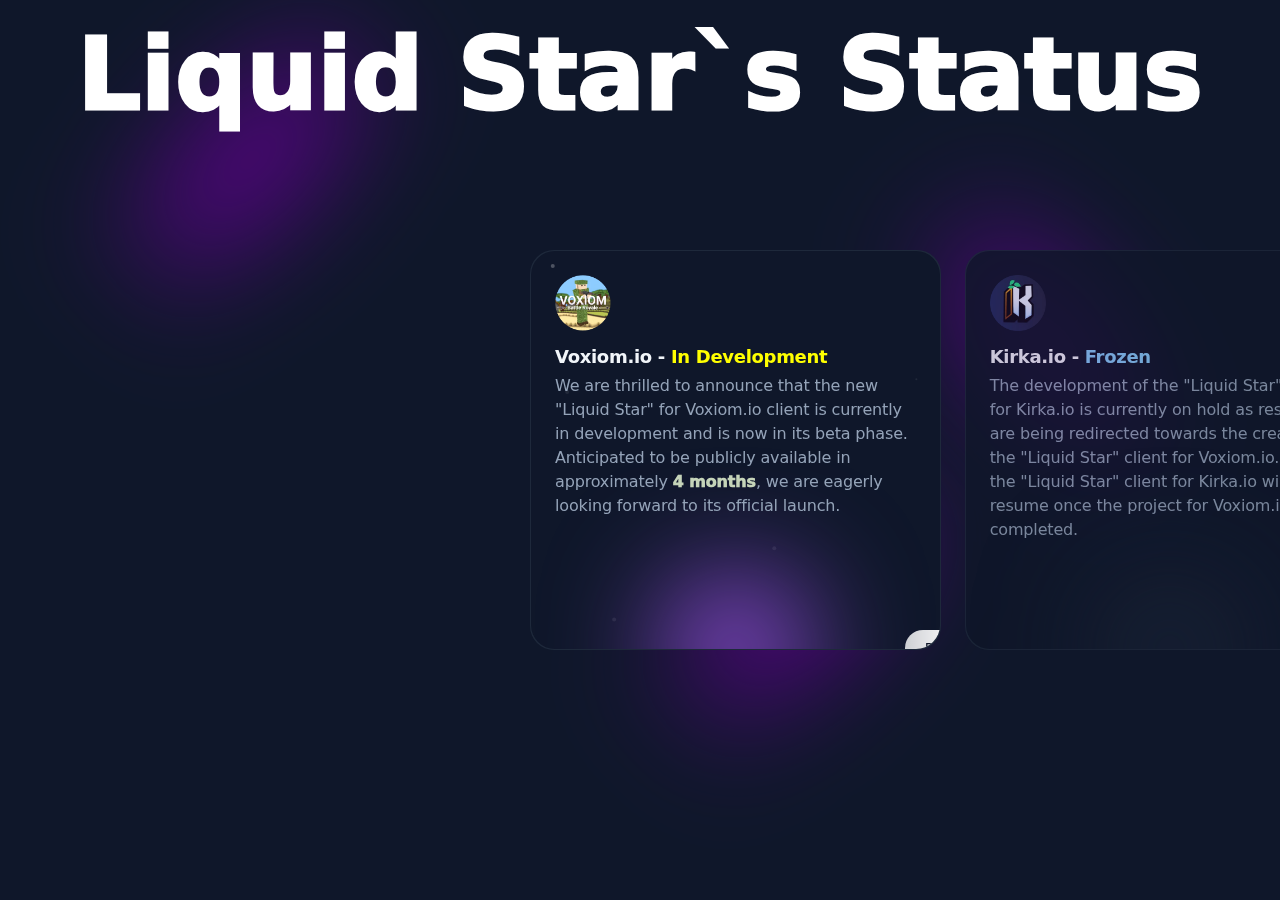
<file: status.html>
<!DOCTYPE html>
<html lang="en" xmlns:x-transition="http://www.w3.org/1999/xhtml">
<head>
    <meta charset="UTF-8">
    <meta name="viewport" content="width=device-width, initial-scale=1, minimum-scale=1, maximum-scale=1, user-scalable=no">
    <meta http-equiv="X-UA-Compatible" content="IE=edge">
    <meta name="description" content="A cheat for Voxiom.io">
    <meta name="author" content="codemeteor">
    <meta name="keywords" content="voxiom.io, cheats, voxiom, voxiom cheating, cheating, free voxiom cheats, free, free voxiom.io cheats, speedhack, aimbot, wallhack, xray, esp">
    <title>Status of Liquid Star Client</title>
    <link rel="icon" href="https://cdn.discordapp.com/attachments/1128097592824316064/1265808467881361539/status.png?ex=66a2db80&is=66a18a00&hm=257ddf0c47373385bfbb3a229dfdec2d45b5ee4da8515165f1720174ce1c5732&" type="image/x-icon">
    <link rel="stylesheet" href="src/css/swiper-bundle.min.css">
    <link rel="stylesheet" href="src/css/style.css">
    <link rel="stylesheet" href="src/css/popup.css">
    <style>
        .swiper-slide {
            height: 400px;
            top: 100px;
            left: 530px;
        }
        .slogan {
            font-size: 100px;
            color: #ffffff; 
            position: relative;
            text-align: center;
            z-index: 9999;
            font-family: ui-sans-serif, system-ui, -apple-system, BlinkMacSystemFont,
            "Segoe UI", Roboto, "Helvetica Neue", Arial, "Noto Sans", sans-serif,
            "Apple Color Emoji", "Segoe UI Emoji", "Segoe UI Symbol", "Noto Color Emoji";
            font-weight: 1000;
            animation: slidein 1s forwards;
        }

        @keyframes slidein {
            0% {
                transform: scale(999);
                opacity: 1;
                color: black;
            }
            20% {
                transform: scale(999);
                opacity: 1;
                color: purple;
            }
            21% {
                transform: scale(999);
                opacity: 1;
                color: black;
            }
            100% {
                transform: scale(1);
                opacity: 1;
                color: white;
            }
        }

        .blurred-circle {
            position: absolute;
            border-radius: 50%;
            background: rgb(99, 0, 148);
            filter: blur(60px);
            transition: transform 1.3s ease;
        }
    </style>
</head>
<div class="blurred-circle" style="width: 100px; height: 300px; top: 450px; left: 750px; transform: rotate(45deg);"></div>
<div class="blurred-circle" style="width: 100px; height: 300px; top: 200px; left: 1000px; transform: rotate(-37deg);"></div>
<div class="blurred-circle" style="width: 100px; height: 300px; top: 10px; left: 200px; transform: rotate(45deg);"></div>
<div class="slogan">Liquid Star`s Status</div>
<body class="bg-color-rgb font-family-inter letter-spacing-negative-0-01em text-color-to-gray-50 font-smoothing-antialiased" data-aos-easing="ease-out-cubic" data-aos-duration="10000">
    <section>
        <div class="zywl-relativo before-content-absolute before-content-inset-0 before-content-z-index-20 before-content-transform-translate before-content-bg-gradient-left before-content-gradient-from-transparent before-content-gradient-to-blue before-content-gradient-to-position-20 after-content-absolute after-content-inset-0 after-content-z-index-20 after-content-transform-translate-100 after-content-bg-gradient-right after-content-gradient-from-transparent after-content-gradient-to-dark-blue after-content-gradient-to-position-20">
            <div class="testimonials-carousel swiper-container">
                <div class="swiper-wrapper largura-ajustar-conteudo">
                    <!-- Slide 1 -->
                    <div class="swiper-slide zywl-relativo altura-automatica overflow-hidden border-radius-1-5rem bg-color-rgb-30-41-59 padding-1px before-content-pointer-none before-content-absolute before-content-left-12rem before-content-top-12rem before-content-z-index-30 before-content-height-2rem before-content-width-24rem before-content-transform-mouse-x before-content-transform-mouse-y before-content-border-radius-9999px before-content-bg-purple before-content-opacity-0 before-content-filter-blur-100px before-content-transition-opacity before-content-transition-duration-500ms after-content-absolute after-content-inset-0 after-content-z-index-10 after-content-border-radius-inherit after-content-opacity-0 after-content-transition-opacity after-content-transition-duration-500ms after-content-radial-gradient hover-before-opacity-0-2 marcadorzao cahiq swiper-slide-active" role="group" aria-label="1 / 4">
                        <div class="zywl-relativo z-index-20 altura-100-porcento overflow-hidden border-radius-inherit bg-color-rgb">
                            <div class="absoluto inserir-0 z-index--10 opacity-0 transition-opacity transition-duration-500ms transition-ease-in-out cffk1 cxlvw" aria-hidden="true">
                                <canvas data-particle-animation="" data-particle-quantity="6" width="427" height="1"></canvas>
                            </div>
                            <div class="pointer-events-none absoluto inferior-0 esquerda-50 z-index--10 proporcao-aspecto-1-1 largura-33porcento transladar-x-menos-50porcento transladar-y-50porcento" aria-hidden="true">
                                <div class="transform-translateZ absoluto inserir-0 border-radius-9999px bg-color-rgb-30-41-59 blur-60px transition-color-bg transition-duration-500ms transition-ease-in-out cx92y"></div>
                            </div>
                            <div class="display-flex altura-100-porcento flex-direction-column padding-1-5rem">
                                <img class="margem-inferior-0-75rem" src="src/resources/png/voxiom.png" width="56" height="56" alt="Icon 01">
                                <div class="flex-crescer-1">
                                    <div class="mb-0-25rem font-size-1-125rem font-weight-700">Voxiom.io - <a style="color: yellow;"> In Development </a></div>
                                    <div class="margem-inferior-0-75rem text-color-gray-300">We are thrilled to announce that the new "Liquid Star" for Voxiom.io client is currently in development and is now in its beta phase. Anticipated to be publicly available in approximately <a style="font-weight: 1000; color: #c5d4b9;">4 months</a>, we are eagerly looking forward to its official launch.</div>
                                    <a class="button-primary largura-100porcento bg-linear-gradient gradient-from-white gradient-to-white gradient-to-white-0-8 text-color-gray-900 transition-all transition-duration-150ms transition-ease-in-out hover-bg-white paredes" href="https://i8danylo8i.github.io/error" style="width: 100px; margin-top: 100px; margin-left: 350px; position: sticky;">Buy Now</a>
                                </div>
                            </div>
                        </div>
                    </div>
                    <!-- Slide 2 -->
                    <div class="swiper-slide zywl-relativo altura-automatica overflow-hidden border-radius-1-5rem bg-color-rgb-30-41-59 padding-1px before-content-pointer-none before-content-absolute before-content-left-12rem before-content-top-12rem before-content-z-index-30 before-content-height-24rem before-content-width-24rem before-content-transform-mouse-x before-content-transform-mouse-y before-content-border-radius-9999px before-content-bg-purple before-content-opacity-0 before-content-filter-blur-100px before-content-transition-opacity before-content-transition-duration-500ms after-content-absolute after-content-inset-0 after-content-z-index-10 after-content-border-radius-inherit after-content-opacity-0 after-content-transition-opacity after-content-transition-duration-500ms after-content-radial-gradient hover-before-opacity-0-2 marcadorzao cahiq swiper-slide-next" role="group" aria-label="2 / 4">
                        <div class="zywl-relativo z-index-20 altura-100-porcento overflow-hidden border-radius-inherit bg-color-rgb">
                            <div class="absoluto inserir-0 z-index--10 opacity-0 transition-opacity transition-duration-500ms transition-ease-in-out cffk1 cxlvw" aria-hidden="true">
                                <canvas data-particle-animation="" data-particle-quantity="6" width="427" height="1"></canvas>
                            </div>
                            <div class="pointer-events-none absoluto inferior-0 esquerda-50 z-index--10 proporcao-aspecto-1-1 largura-33porcento transladar-x-menos-50porcento transladar-y-50porcento" aria-hidden="true">
                                <div class="transform-translateZ absoluto inserir-0 border-radius-9999px bg-color-rgb-30-41-59 blur-60px transition-color-bg transition-duration-500ms transition-ease-in-out cx92y"></div>
                            </div>
                            <div class="display-flex altura-100-porcento flex-direction-column padding-1-5rem">
                                <img class="margem-inferior-0-75rem" src="src/resources/png/kirka.png" width="56" height="56" alt="Icon 02">
                                <div class="flex-crescer-1">
                                    <div class="mb-0-25rem font-size-1-125rem font-weight-700">Kirka.io - <a style="color: lightskyblue;">Frozen</a></div>
                                    <div class="margem-inferior-0-75rem text-color-gray-300">The development of the "Liquid Star" client for Kirka.io is currently on hold as resources are being redirected towards the creation of the "Liquid Star" client for Voxiom.io. Work on the "Liquid Star" client for Kirka.io will resume once the project for Voxiom.io is completed.</div>
                                    <a class="button-primary largura-100porcento bg-linear-gradient gradient-from-white gradient-to-white gradient-to-white-0-8 text-color-gray-900 transition-all transition-duration-150ms transition-ease-in-out hover-bg-white paredes" href="https://i8danylo8i.github.io/error" style="width: 100px; margin-top: 77px; margin-left: 340px;">Download</a>
                                </div>
                            </div>
                        </div>
                    </div>
                    <!-- Slide 3 -->
                    <div class="swiper-slide zywl-relativo altura-automatica overflow-hidden border-radius-1-5rem bg-color-rgb-30-41-59 padding-1px before-content-pointer-none before-content-absolute before-content-left-12rem before-content-top-12rem before-content-z-index-30 before-content-height-24rem before-content-width-24rem before-content-transform-mouse-x before-content-transform-mouse-y before-content-border-radius-9999px before-content-bg-purple before-content-opacity-0 before-content-filter-blur-100px before-content-transition-opacity before-content-transition-duration-500ms after-content-absolute after-content-inset-0 after-content-z-index-10 after-content-border-radius-inherit after-content-opacity-0 after-content-transition-opacity after-content-transition-duration-500ms after-content-radial-gradient hover-before-opacity-0-2 marcadorzao cahiq" role="group" aria-label="3 / 4">
                        <div class="zywl-relativo z-index-20 altura-100-porcento overflow-hidden border-radius-inherit bg-color-rgb">
                            <div class="absoluto inserir-0 z-index--10 opacity-0 transition-opacity transition-duration-500ms transition-ease-in-out cffk1 cxlvw" aria-hidden="true">
                                <canvas data-particle-animation="" data-particle-quantity="6" width="427" height="1"></canvas>
                            </div>
                            <div class="pointer-events-none absoluto inferior-0 esquerda-50 z-index--10 proporcao-aspecto-1-1 largura-33porcento transladar-x-menos-50porcento transladar-y-50porcento" aria-hidden="true">
                                <div class="transform-translateZ absoluto inserir-0 border-radius-9999px bg-color-rgb-30-41-59 blur-60px transition-color-bg transition-duration-500ms transition-ease-in-out cx92y"></div>
                            </div>
                            <div class="display-flex altura-100-porcento flex-direction-column padding-1-5rem">
                                <img class="margem-inferior-0-75rem" src="src/resources/png/bloxd.png" width="56" height="56" alt="Icon 03">
                                <div class="flex-crescer-1">
                                    <div class="mb-0-25rem font-size-1-125rem font-weight-700">Bloxd.io - <a style="color: red;">Pending</a></div>
                                    <div class="margem-inferior-0-75rem text-color-gray-300">The development of the "Liquid Star" client for Bloxd.io remains uncertain at this time. We are unable to provide a timeline for when, or if, work on this client will commence.</div>
                                </div>
                            </div>
                        </div>
                    </div>
                    <!-- Slide 4 -->
                    <div class="swiper-slide zywl-relativo altura-automatica overflow-hidden border-radius-1-5rem bg-color-rgb-30-41-59 padding-1px before-content-pointer-none before-content-absolute before-content-left-12rem before-content-top-12rem before-content-z-index-30 before-content-height-24rem before-content-width-24rem before-content-transform-mouse-x before-content-transform-mouse-y before-content-border-radius-9999px before-content-bg-purple before-content-opacity-0 before-content-filter-blur-100px before-content-transition-opacity before-content-transition-duration-500ms after-content-absolute after-content-inset-0 after-content-z-index-10 after-content-border-radius-inherit after-content-opacity-0 after-content-transition-opacity after-content-transition-duration-500ms after-content-radial-gradient hover-before-opacity-0-2 marcadorzao cahiq" role="group" aria-label="4 / 4">
                        <div class="zywl-relativo z-index-20 altura-100-porcento overflow-hidden border-radius-inherit bg-color-rgb">
                            <div class="absoluto inserir-0 z-index--10 opacity-0 transition-opacity transition-duration-500ms transition-ease-in-out cffk1 cxlvw" aria-hidden="true">
                                <canvas data-particle-animation="" data-particle-quantity="6" width="427" height="1"></canvas>
                            </div>
                            <div class="pointer-events-none absoluto inferior-0 esquerda-50 z-index--10 proporcao-aspecto-1-1 largura-33porcento transladar-x-menos-50porcento transladar-y-50porcento" aria-hidden="true">
                                <div class="transform-translateZ absoluto inserir-0 border-radius-9999px bg-color-rgb-30-41-59 blur-60px transition-color-bg transition-duration-500ms transition-ease-in-out cx92y"></div>
                            </div>
                            <div class="display-flex altura-100-porcento flex-direction-column padding-1-5rem">
                                <img class="margem-inferior-0-75rem" src="src/resources/png/cuberalm.png" width="56" height="56" alt="Icon 04">
                                <div class="flex-crescer-1">
                                    <div class="mb-0-25rem font-size-1-125rem font-weight-700">Cuberealm.io - <a style="color: red;">Pending</a></div>
                                    <div class="margem-inferior-0-75rem text-color-gray-300">The development of the "Liquid Star" client for Cuberealm.io remains uncertain at this time. We are unable to provide a timeline for when, or if, work on this client will commence.</div>
                                </div>
                            </div>
                        </div>
                    </div>
                    <!-- Slide 5 -->
                    <div class="swiper-slide zywl-relativo altura-automatica overflow-hidden border-radius-1-5rem bg-color-rgb-30-41-59 padding-1px before-content-pointer-none before-content-absolute before-content-left-12rem before-content-top-12rem before-content-z-index-30 before-content-height-24rem before-content-width-24rem before-content-transform-mouse-x before-content-transform-mouse-y before-content-border-radius-9999px before-content-bg-purple before-content-opacity-0 before-content-filter-blur-100px before-content-transition-opacity before-content-transition-duration-500ms after-content-absolute after-content-inset-0 after-content-z-index-10 after-content-border-radius-inherit after-content-opacity-0 after-content-transition-opacity after-content-transition-duration-500ms after-content-radial-gradient hover-before-opacity-0-2 marcadorzao cahiq" role="group" aria-label="4 / 4">
                        <div class="zywl-relativo z-index-20 altura-100-porcento overflow-hidden border-radius-inherit bg-color-rgb">
                            <div class="absoluto inserir-0 z-index--10 opacity-0 transition-opacity transition-duration-500ms transition-ease-in-out cffk1 cxlvw" aria-hidden="true">
                                <canvas data-particle-animation="" data-particle-quantity="6" width="427" height="1"></canvas>
                            </div>
                            <div class="pointer-events-none absoluto inferior-0 esquerda-50 z-index--10 proporcao-aspecto-1-1 largura-33porcento transladar-x-menos-50porcento transladar-y-50porcento" aria-hidden="true">
                                <div class="transform-translateZ absoluto inserir-0 border-radius-9999px bg-color-rgb-30-41-59 blur-60px transition-color-bg transition-duration-500ms transition-ease-in-out cx92y"></div>
                            </div>
                            <div class="display-flex altura-100-porcento flex-direction-column padding-1-5rem">
                                <img class="margem-inferior-0-75rem" src="src/resources/png/vectaia.png" width="56" height="56" alt="Icon 04">
                                <div class="flex-crescer-1">
                                    <div class="mb-0-25rem font-size-1-125rem font-weight-700">Vectaria.io - <a style="color: red;">Pending</a></div>
                                    <div class="margem-inferior-0-75rem text-color-gray-300">The development of the "Liquid Star" client for Vectaria.io remains uncertain at this time. We are unable to provide a timeline for when, or if, work on this client will commence.</div>
                                </div>
                            </div>
                        </div>
                    </div>
                    <!-- Slide 6 -->
                    <div class="swiper-slide zywl-relativo altura-automatica overflow-hidden border-radius-1-5rem bg-color-rgb-30-41-59 padding-1px before-content-pointer-none before-content-absolute before-content-left-12rem before-content-top-12rem before-content-z-index-30 before-content-height-24rem before-content-width-24rem before-content-transform-mouse-x before-content-transform-mouse-y before-content-border-radius-9999px before-content-bg-purple before-content-opacity-0 before-content-filter-blur-100px before-content-transition-opacity before-content-transition-duration-500ms after-content-absolute after-content-inset-0 after-content-z-index-10 after-content-border-radius-inherit after-content-opacity-0 after-content-transition-opacity after-content-transition-duration-500ms after-content-radial-gradient hover-before-opacity-0-2 marcadorzao cahiq" role="group" aria-label="4 / 4">
                        <div class="zywl-relativo z-index-20 altura-100-porcento overflow-hidden border-radius-inherit bg-color-rgb">
                            <div class="absoluto inserir-0 z-index--10 opacity-0 transition-opacity transition-duration-500ms transition-ease-in-out cffk1 cxlvw" aria-hidden="true">
                                <canvas data-particle-animation="" data-particle-quantity="6" width="427" height="1"></canvas>
                            </div>
                            <div class="pointer-events-none absoluto inferior-0 esquerda-50 z-index--10 proporcao-aspecto-1-1 largura-33porcento transladar-x-menos-50porcento transladar-y-50porcento" aria-hidden="true">
                                <div class="transform-translateZ absoluto inserir-0 border-radius-9999px bg-color-rgb-30-41-59 blur-60px transition-color-bg transition-duration-500ms transition-ease-in-out cx92y"></div>
                            </div>
                            <div class="display-flex altura-100-porcento flex-direction-column padding-1-5rem">
                                <img class="margem-inferior-0-75rem" src="src/resources/png/1v1.png" width="56" height="56" alt="Icon 04">
                                <div class="flex-crescer-1">
                                    <div class="mb-0-25rem font-size-1-125rem font-weight-700">1v1.lol - <a style="color: lightskyblue;">Frozen</a></div>
                                    <div class="margem-inferior-0-75rem text-color-gray-300">We anticipate that it may take up to <a style="font-weight: 1000; color: #b1b9aa;">2 weeks</a> to modify an existing client for 1v1.lol, with the aim of removing advertisements.</div>
                                    <a class="button-primary largura-100porcento bg-linear-gradient gradient-from-white gradient-to-white gradient-to-white-0-8 text-color-gray-900 transition-all transition-duration-150ms transition-ease-in-out hover-bg-white paredes" href="https://i8danylo8i.github.io/error" style="width: 100px; margin-top: 120px; margin-left: 340px;">Download</a>
                                </div>
                            </div>
                        </div>
                    </div>
                    <!-- Slide 7 -->
                    <div class="swiper-slide zywl-relativo altura-automatica overflow-hidden border-radius-1-5rem bg-color-rgb-30-41-59 padding-1px before-content-pointer-none before-content-absolute before-content-left-12rem before-content-top-12rem before-content-z-index-30 before-content-height-24rem before-content-width-24rem before-content-transform-mouse-x before-content-transform-mouse-y before-content-border-radius-9999px before-content-bg-purple before-content-opacity-0 before-content-filter-blur-100px before-content-transition-opacity before-content-transition-duration-500ms after-content-absolute after-content-inset-0 after-content-z-index-10 after-content-border-radius-inherit after-content-opacity-0 after-content-transition-opacity after-content-transition-duration-500ms after-content-radial-gradient hover-before-opacity-0-2 marcadorzao cahiq" role="group" aria-label="4 / 4">
                        <div class="zywl-relativo z-index-20 altura-100-porcento overflow-hidden border-radius-inherit bg-color-rgb">
                            <div class="absoluto inserir-0 z-index--10 opacity-0 transition-opacity transition-duration-500ms transition-ease-in-out cffk1 cxlvw" aria-hidden="true">
                                <canvas data-particle-animation="" data-particle-quantity="6" width="427" height="1"></canvas>
                            </div>
                            <div class="pointer-events-none absoluto inferior-0 esquerda-50 z-index--10 proporcao-aspecto-1-1 largura-33porcento transladar-x-menos-50porcento transladar-y-50porcento" aria-hidden="true">
                                <div class="transform-translateZ absoluto inserir-0 border-radius-9999px bg-color-rgb-30-41-59 blur-60px transition-color-bg transition-duration-500ms transition-ease-in-out cx92y"></div>
                            </div>
                            <div class="display-flex altura-100-porcento flex-direction-column padding-1-5rem">
                                <img class="margem-inferior-0-75rem" src="src/resources/png/discord.png" width="56" height="56" alt="Icon 04">
                                <div class="flex-crescer-1">
                                    <div class="mb-0-25rem font-size-1-125rem font-weight-700" style="font-size: 30px;">Still Got Questions?</div>
                                    <div class="margem-inferior-0-75rem text-color-gray-300">Join our <a href="https://discord.gg/H6282ZmGGk" style="color: rgb(87, 81, 123); font-weight: 750;">Discord</a> and ask a question or create a ticket for faster response</div>
                                    <a class="button-primary largura-100porcento bg-linear-gradient gradient-from-white gradient-to-white gradient-to-white-0-8 text-color-gray-900 transition-all transition-duration-150ms transition-ease-in-out hover-bg-white paredes" href="https://discord.gg/H6282ZmGGk" style="width: 100px; margin-top: 120px; margin-left: 340px;">Join Now!</a>
                                </div>
                            </div>
                        </div>
                    </div>
                    <!-- Fake Slide -->
                    <div class="swiper-slide zywl-relativo altura-automatica overflow-hidden border-radius-1-5rem bg-color-rgb-30-41-59 padding-1px before-content-pointer-none before-content-absolute before-content-left-12rem before-content-top-12rem before-content-z-index-30 before-content-height-24rem before-content-width-24rem before-content-transform-mouse-x before-content-transform-mouse-y before-content-border-radius-9999px before-content-bg-purple before-content-opacity-0 before-content-filter-blur-100px before-content-transition-opacity before-content-transition-duration-500ms after-content-absolute after-content-inset-0 after-content-z-index-10 after-content-border-radius-inherit after-content-opacity-0 after-content-transition-opacity after-content-transition-duration-500ms after-content-radial-gradient hover-before-opacity-0-2 marcadorzao cahiq" role="group" aria-label="4 / 4" style="visibility: hidden;">
                        <div class="zywl-relativo z-index-20 altura-100-porcento overflow-hidden border-radius-inherit bg-color-rgb">
                            <div class="absoluto inserir-0 z-index--10 opacity-0 transition-opacity transition-duration-500ms transition-ease-in-out cffk1 cxlvw" aria-hidden="true">
                                <canvas data-particle-animation="" data-particle-quantity="6" width="427" height="1"></canvas>
                            </div>
                            <div class="pointer-events-none absoluto inferior-0 esquerda-50 z-index--10 proporcao-aspecto-1-1 largura-33porcento transladar-x-menos-50porcento transladar-y-50porcento" aria-hidden="true">
                                <div class="transform-translateZ absoluto inserir-0 border-radius-9999px bg-color-rgb-30-41-59 blur-60px transition-color-bg transition-duration-500ms transition-ease-in-out cx92y"></div>
                            </div>
                            <div class="display-flex altura-100-porcento flex-direction-column padding-1-5rem">
                                <img class="margem-inferior-0-75rem" src="src/resources/svg/carousel-icon-04.svg" width="56" height="56" alt="Icon 04">
                                <div class="flex-crescer-1">
                                    <div class="mb-0-25rem font-size-1-125rem font-weight-700" style="font-size: 30px;">This is a fake slide</div>
                                    <div class="margem-inferior-0-75rem text-color-gray-300">so you can see everything</div>
                                </div>
                            </div>
                        </div>
                    </div>
                    <!-- Fake Slide -->
                    <div class="swiper-slide zywl-relativo altura-automatica overflow-hidden border-radius-1-5rem bg-color-rgb-30-41-59 padding-1px before-content-pointer-none before-content-absolute before-content-left-12rem before-content-top-12rem before-content-z-index-30 before-content-height-24rem before-content-width-24rem before-content-transform-mouse-x before-content-transform-mouse-y before-content-border-radius-9999px before-content-bg-purple before-content-opacity-0 before-content-filter-blur-100px before-content-transition-opacity before-content-transition-duration-500ms after-content-absolute after-content-inset-0 after-content-z-index-10 after-content-border-radius-inherit after-content-opacity-0 after-content-transition-opacity after-content-transition-duration-500ms after-content-radial-gradient hover-before-opacity-0-2 marcadorzao cahiq" role="group" aria-label="4 / 4" style="visibility: hidden;">
                        <div class="zywl-relativo z-index-20 altura-100-porcento overflow-hidden border-radius-inherit bg-color-rgb">
                            <div class="absoluto inserir-0 z-index--10 opacity-0 transition-opacity transition-duration-500ms transition-ease-in-out cffk1 cxlvw" aria-hidden="true">
                                <canvas data-particle-animation="" data-particle-quantity="6" width="427" height="1"></canvas>
                            </div>
                            <div class="pointer-events-none absoluto inferior-0 esquerda-50 z-index--10 proporcao-aspecto-1-1 largura-33porcento transladar-x-menos-50porcento transladar-y-50porcento" aria-hidden="true">
                                <div class="transform-translateZ absoluto inserir-0 border-radius-9999px bg-color-rgb-30-41-59 blur-60px transition-color-bg transition-duration-500ms transition-ease-in-out cx92y"></div>
                            </div>
                            <div class="display-flex altura-100-porcento flex-direction-column padding-1-5rem">
                                <img class="margem-inferior-0-75rem" src="src/resources/svg/carousel-icon-04.svg" width="56" height="56" alt="Icon 04">
                                <div class="flex-crescer-1">
                                    <div class="mb-0-25rem font-size-1-125rem font-weight-700" style="font-size: 30px;">This is a fake slide</div>
                                    <div class="margem-inferior-0-75rem text-color-gray-300">so you can see everything</div>
                                </div>
                            </div>
                        </div>
                    </div>
                </div>
                <span class="swiper-notification" aria-live="assertive" aria-atomic="true"></span>
            </div>
        </div>
    </section>
    <section class="zywl-relativo">
        <div class="pointer-events-none absoluto inserir-0 z-index--10 overflow-hidden" aria-hidden="true">
            <div class="absoluto esquerda-50 topo-0 display-flex proporcao-aspecto-1-1 largura-33porcento transladar-x-menos-50porcento transladar-y-menos-50porcento alinhar-itens-centro justificar-conteudo-centro"></div>
        </div>
    </section>
    <script src="src/js/popup.js"></script>
    <script src="src/js/vendors/alpinejs.min.js" defer></script>
    <script src="src/js/vendors/aos.js"></script>
    <script src="src/js/vendors/swiper-bundle.min.js"></script>
    <script src="src/js/main.js"></script>
</body>
</html>
</file>
<file: css/MainStyle.css>
body {
  background-color: #e9e9e9;
  font-family: Arial, sans-serif;
  margin: 0;
  padding: 0;
}

header {
  background-color: #8a2be2;
  color: #fff;
  padding: 20px;
  text-align: center;
}

nav {
  background-color: #8a2be2;
  color: #fff;
  padding: 10px;
  text-align: center;
}

nav ul {
  list-style-type: none;
  margin: 0;
  padding: 0;
}

nav ul li {
  display: inline;
  margin-right: 10px;
}

nav ul li a {
  color: #fff;
  text-decoration: none;
}

.container {
  max-width: 800px;
  margin: 0 auto;
  padding: 20px;
}

section {
  padding: 40px 0;
}

section h2 {
  color: #8a2be2;
  text-align: center;
}

.purple-section {
  background-color: #8a2be2;
  color: #fff;
}

.feature {
  margin-bottom: 20px;
}

.feature h3 {
  margin: 0;
}

.plans {
  display: flex;
  justify-content: center;
  flex-wrap: wrap;
  gap: 20px;
}

.plan {
  flex: 1 1 300px;
  background-color: #fff;
  border: 1px solid #ddd;
  border-radius: 4px;
  padding: 20px;
  text-align: center;
  margin-bottom: 20px;
}

.plan h3 {
  margin: 0;
}

.plan p {
  margin-bottom: 10px;
}

.button {
  display: inline-block;
  width: 220px;
  height: 50px;
  border: none;
  outline: none;
  color: #fff;
  background: #111;
  cursor: pointer;
  position: relative;
  z-index: 0;
  border-radius: 10px;
  text-align: center;
  line-height: 50px;
  text-decoration: none;
}

.button:before {
  content: '';
  background: linear-gradient(45deg, #ff0000, #ff7300, #fffb00, #48ff00, #00ffd5, #002bff, #7a00ff, #ff00c8, #ff0000);
  position: absolute;
  top: -2px;
  left: -2px;
  background-size: 400%;
  z-index: -1;
  filter: blur(5px);
  width: calc(100% + 4px);
  height: calc(100% + 4px);
  animation: glowing 20s linear infinite;
  opacity: 0;
  transition: opacity 0.3s ease-in-out;
  border-radius: 10px;
}

.button:active {
  color: #000;
}

.button:active:after {
  background: transparent;
}

.button:hover:before {
  opacity: 1;
}

.button:after {
  z-index: -1;
  content: '';
  position: absolute;
  width: 100%;
  height: 100%;
  background: #111;
  left: 0;
  top: 0;
  border-radius: 10px;
}

@keyframes glowing {
  0% { background-position: 0 0; }
  50% { background-position: 400% 0; }
  100% { background-position: 0 0; }
}

footer {
  background-color: #8a2be2;
  color: #fff;
  padding: 10px;
  text-align: center;
}
</file>
<file: src/css/style.css>
@import url(https://fonts.googleapis.com/css2?family=Inter:wght@400;500;700;800&display=fallback);

*,
::before,
::after {
    box-sizing: border-box;
    border-width: 0;
    border-style: solid;
    border-color: #e5e7eb;
}

::before,
::after {
    --tw-content: "";
}

html {
    line-height: 1.5;
    -webkit-text-size-adjust: 100%;
    -moz-tab-size: 4;
    -o-tab-size: 4;
    tab-size: 4;
    font-family: ui-sans-serif, system-ui, -apple-system, BlinkMacSystemFont,
    "Segoe UI", Roboto, "Helvetica Neue", Arial, "Noto Sans", sans-serif,
    "Apple Color Emoji", "Segoe UI Emoji", "Segoe UI Symbol", "Noto Color Emoji";
    font-feature-settings: normal;
    font-variation-settings: normal;
}

@media (max-width: 600px) {
    body {
        font-size: 18px;
    }
}

body {
    margin: 0;
    line-height: inherit;
}

hr {
    height: 0;
    color: inherit;
    border-top-width: 1px;
}

abbr:where([title]) {
    -webkit-text-decoration: underline dotted;
    text-decoration: underline dotted;
}

h1,
h2,
h3,
h4,
h5,
h6 {
    font-size: inherit;
    font-weight: inherit;
}

a {
    color: inherit;
    text-decoration: inherit;
}

b,
strong {
    font-weight: bolder;
}

code,
kbd,
samp,
pre {
    font-family: ui-monospace, SFMono-Regular, Menlo, Monaco, Consolas,
    "Liberation Mono", "Courier New", monospace;
    font-size: 1em;
}

small {
    font-size: 80%;
}

sub,
sup {
    font-size: 75%;
    line-height: 0;
    position: relative;
    vertical-align: baseline;
}

sub {
    bottom: -0.25em;
}

sup {
    top: -0.5em;
}

table {
    text-indent: 0;
    border-color: inherit;
    border-collapse: collapse;
}

button,
input,
optgroup,
select,
textarea {
    font-family: inherit;
    font-size: 100%;
    font-weight: inherit;
    line-height: inherit;
    color: inherit;
    margin: 0;
    padding: 0;
}

button,
select {
    text-transform: none;
}

button,
[type="button"],
[type="reset"],
[type="submit"] {
    -webkit-appearance: button;
    background-color: transparent;
    background-image: none;
}

:-moz-focusring {
    outline: auto;
}

:-moz-ui-invalid {
    box-shadow: none;
}

progress {
    vertical-align: baseline;
}

::-webkit-inner-spin-button,
::-webkit-outer-spin-button {
    height: auto;
}

[type="search"] {
    -webkit-appearance: textfield;
    outline-offset: -2px;
}

::-webkit-search-decoration {
    -webkit-appearance: none;
}

::-webkit-file-upload-button {
    -webkit-appearance: button;
    font: inherit;
}

summary {
    display: list-item;
}

blockquote,
dl,
dd,
h1,
h2,
h3,
h4,
h5,
h6,
hr,
figure,
p,
pre {
    margin: 0;
}

fieldset {
    margin: 0;
    padding: 0;
}

legend {
    padding: 0;
}

ol,
ul,
menu {
    list-style: none;
    margin: 0;
    padding: 0;
}

textarea {
    resize: vertical;
}

input::-moz-placeholder,
textarea::-moz-placeholder {
    opacity: 1;
    color: #9ca3af;
}

input::placeholder,
textarea::placeholder {
    opacity: 1;
    color: #9ca3af;
}

button,
[role="button"] {
    cursor: pointer;
}

:disabled {
    cursor: default;
}

img,
svg,
video,
canvas,
audio,
iframe,
embed,
object {
    display: block;
    vertical-align: middle;
}

img,
video {
    max-width: 100%;
    height: auto;
}

[hidden] {
    display: none;
}

[type="text"],
[type="email"],
[type="url"],
[type="password"],
[type="number"],
[type="date"],
[type="datetime-local"],
[type="month"],
[type="search"],
[type="tel"],
[type="time"],
[type="week"],
[multiple],
textarea,
select {
    -webkit-appearance: none;
    -moz-appearance: none;
    appearance: none;
    background-color: #fff;
    border-color: #6b7280;
    border-width: 1px;
    border-radius: 0px;
    padding-top: 0.5rem;
    padding-right: 0.75rem;
    padding-bottom: 0.5rem;
    padding-left: 0.75rem;
    font-size: 1rem;
    line-height: 1.5rem;
    --tw-shadow: 0 0 #0000;
}

[type="text"]:focus,
[type="email"]:focus,
[type="url"]:focus,
[type="password"]:focus,
[type="number"]:focus,
[type="date"]:focus,
[type="datetime-local"]:focus,
[type="month"]:focus,
[type="search"]:focus,
[type="tel"]:focus,
[type="time"]:focus,
[type="week"]:focus,
[multiple]:focus,
textarea:focus,
select:focus {
    outline: 2px solid transparent;
    outline-offset: 2px;
    --tw-ring-inset: var(--tw-empty, /*!*/ /*!*/);
    --tw-ring-offset-width: 0px;
    --tw-ring-offset-color: #fff;
    --tw-ring-color: #2563eb;
    --tw-ring-offset-shadow: var(--tw-ring-inset) 0 0 0
    var(--tw-ring-offset-width) var(--tw-ring-offset-color);
    --tw-ring-shadow: var(--tw-ring-inset) 0 0 0
    calc(1px + var(--tw-ring-offset-width)) var(--tw-ring-color);
    box-shadow: var(--tw-ring-offset-shadow), var(--tw-ring-shadow),
    var(--tw-shadow);
    border-color: #2563eb;
}

input::-moz-placeholder,
textarea::-moz-placeholder {
    color: #6b7280;
    opacity: 1;
}

input::placeholder,
textarea::placeholder {
    color: #6b7280;
    opacity: 1;
}

::-webkit-datetime-edit-fields-wrapper {
    padding: 0;
}

::-webkit-date-and-time-value {
    min-height: 1.5em;
}

::-webkit-datetime-edit,
::-webkit-datetime-edit-year-field,
::-webkit-datetime-edit-month-field,
::-webkit-datetime-edit-day-field,
::-webkit-datetime-edit-hour-field,
::-webkit-datetime-edit-minute-field,
::-webkit-datetime-edit-second-field,
::-webkit-datetime-edit-millisecond-field,
::-webkit-datetime-edit-meridiem-field {
    padding-top: 0;
    padding-bottom: 0;
}

select {
    background-image: url(data:image/svg+xml,%3csvg\ xmlns=\'http://www.w3.org/2000/svg\'\ fill=\'none\'\ viewBox=\'0\ 0\ 20\ 20\'%3e%3cpath\ stroke=\'%236b7280\'\ stroke-linecap=\'round\'\ stroke-linejoin=\'round\'\ stroke-width=\'1.5\'\ d=\'M6\ 8l4\ 4\ 4-4\'/%3e%3c/svg%3e);
    background-position: right 0.5rem center;
    background-repeat: no-repeat;
    background-size: 1.5em 1.5em;
    padding-right: 2.5rem;
    -webkit-print-color-adjust: exact;
    print-color-adjust: exact;
}

[multiple] {
    background-image: initial;
    background-position: initial;
    background-repeat: unset;
    background-size: initial;
    padding-right: 0.75rem;
    -webkit-print-color-adjust: unset;
    print-color-adjust: unset;
}

[type="checkbox"],
[type="radio"] {
    -webkit-appearance: none;
    -moz-appearance: none;
    appearance: none;
    padding: 0;
    -webkit-print-color-adjust: exact;
    print-color-adjust: exact;
    display: inline-block;
    vertical-align: middle;
    background-origin: border-box;
    -webkit-user-select: none;
    -moz-user-select: none;
    user-select: none;
    flex-shrink: 0;
    height: 1rem;
    width: 1rem;
    color: #2563eb;
    background-color: #fff;
    border-color: #6b7280;
    border-width: 1px;
    --tw-shadow: 0 0 #0000;
}

[type="checkbox"] {
    border-radius: 0px;
}

[type="radio"] {
    border-radius: 100%;
}

[type="checkbox"]:focus,
[type="radio"]:focus {
    outline: 2px solid transparent;
    outline-offset: 2px;
    --tw-ring-inset: var(--tw-empty, /*!*/ /*!*/);
    --tw-ring-offset-width: 2px;
    --tw-ring-offset-color: #fff;
    --tw-ring-color: #2563eb;
    --tw-ring-offset-shadow: var(--tw-ring-inset) 0 0 0
    var(--tw-ring-offset-width) var(--tw-ring-offset-color);
    --tw-ring-shadow: var(--tw-ring-inset) 0 0 0
    calc(2px + var(--tw-ring-offset-width)) var(--tw-ring-color);
    box-shadow: var(--tw-ring-offset-shadow), var(--tw-ring-shadow),
    var(--tw-shadow);
}

[type="checkbox"]:checked,
[type="radio"]:checked {
    border-color: transparent;
    background-color: currentColor;
    background-size: 100% 100%;
    background-position: center;
    background-repeat: no-repeat;
}

[type="checkbox"]:checked {
    background-image: url(data:image/svg+xml,%3csvg\ viewBox=\'0\ 0\ 16\ 16\'\ fill=\'white\'\ xmlns=\'http://www.w3.org/2000/svg\'%3e%3cpath\ d=\'M12.207\ 4.793a1\ 1\ 0\ 010\ 1.414l-5\ 5a1\ 1\ 0\ 01-1.414\ 0l-2-2a1\ 1\ 0\ 011.414-1.414L6.5\ 9.086l4.293-4.293a1\ 1\ 0\ 011.414\ 0z\'/%3e%3c/svg%3e);
}

[type="radio"]:checked {
    background-image: url(data:image/svg+xml,%3csvg\ viewBox=\'0\ 0\ 16\ 16\'\ fill=\'white\'\ xmlns=\'http://www.w3.org/2000/svg\'%3e%3ccircle\ cx=\'8\'\ cy=\'8\'\ r=\'3\'/%3e%3c/svg%3e);
}

[type="checkbox"]:checked:hover,
[type="checkbox"]:checked:focus,
[type="radio"]:checked:hover,
[type="radio"]:checked:focus {
    border-color: transparent;
    background-color: currentColor;
}

[type="checkbox"]:indeterminate {
    background-image: url(data:image/svg+xml,%3csvg\ xmlns=\'http://www.w3.org/2000/svg\'\ fill=\'none\'\ viewBox=\'0\ 0\ 16\ 16\'%3e%3cpath\ stroke=\'white\'\ stroke-linecap=\'round\'\ stroke-linejoin=\'round\'\ stroke-width=\'2\'\ d=\'M4\ 8h8\'/%3e%3c/svg%3e);
    border-color: transparent;
    background-color: currentColor;
    background-size: 100% 100%;
    background-position: center;
    background-repeat: no-repeat;
}

[type="checkbox"]:indeterminate:hover,
[type="checkbox"]:indeterminate:focus {
    border-color: transparent;
    background-color: currentColor;
}

[type="file"] {
    background: unset;
    border-color: inherit;
    border-width: 0;
    border-radius: 0;
    padding: 0;
    font-size: unset;
    line-height: inherit;
}

[type="file"]:focus {
    outline: 1px solid ButtonText;
    outline: 1px auto -webkit-focus-ring-color;
}

*,
::before,
::after {
    --tw-border-spacing-x: 0;
    --tw-border-spacing-y: 0;
    --tw-translate-x: 0;
    --tw-translate-y: 0;
    --tw-rotate: 0;
    --tw-skew-x: 0;
    --tw-skew-y: 0;
    --tw-scale-x: 1;
    --tw-scale-y: 1;
    --tw-pan-x: ;
    --tw-pan-y: ;
    --tw-pinch-zoom: ;
    --tw-scroll-snap-strictness: proximity;
    --tw-gradient-from-position: ;
    --tw-gradient-via-position: ;
    --tw-gradient-to-position: ;
    --tw-ordinal: ;
    --tw-slashed-zero: ;
    --tw-numeric-figure: ;
    --tw-numeric-spacing: ;
    --tw-numeric-fraction: ;
    --tw-ring-inset: ;
    --tw-ring-offset-width: 0px;
    --tw-ring-offset-color: #fff;
    --tw-ring-color: rgb(59 130 246 / 0.5);
    --tw-ring-offset-shadow: 0 0 #0000;
    --tw-ring-shadow: 0 0 #0000;
    --tw-shadow: 0 0 #0000;
    --tw-shadow-colored: 0 0 #0000;
    --tw-blur: ;
    --tw-brightness: ;
    --tw-contrast: ;
    --tw-grayscale: ;
    --tw-hue-rotate: ;
    --tw-invert: ;
    --tw-saturate: ;
    --tw-sepia: ;
    --tw-drop-shadow: ;
    --tw-backdrop-blur: ;
    --tw-backdrop-brightness: ;
    --tw-backdrop-contrast: ;
    --tw-backdrop-grayscale: ;
    --tw-backdrop-hue-rotate: ;
    --tw-backdrop-invert: ;
    --tw-backdrop-opacity: ;
    --tw-backdrop-saturate: ;
    --tw-backdrop-sepia: ;
}

::backdrop {
    --tw-border-spacing-x: 0;
    --tw-border-spacing-y: 0;
    --tw-translate-x: 0;
    --tw-translate-y: 0;
    --tw-rotate: 0;
    --tw-skew-x: 0;
    --tw-skew-y: 0;
    --tw-scale-x: 1;
    --tw-scale-y: 1;
    --tw-pan-x: ;
    --tw-pan-y: ;
    --tw-pinch-zoom: ;
    --tw-scroll-snap-strictness: proximity;
    --tw-gradient-from-position: ;
    --tw-gradient-via-position: ;
    --tw-gradient-to-position: ;
    --tw-ordinal: ;
    --tw-slashed-zero: ;
    --tw-numeric-figure: ;
    --tw-numeric-spacing: ;
    --tw-numeric-fraction: ;
    --tw-ring-inset: ;
    --tw-ring-offset-width: 0px;
    --tw-ring-offset-color: #fff;
    --tw-ring-color: rgb(59 130 246 / 0.5);
    --tw-ring-offset-shadow: 0 0 #0000;
    --tw-ring-shadow: 0 0 #0000;
    --tw-shadow: 0 0 #0000;
    --tw-shadow-colored: 0 0 #0000;
    --tw-blur: ;
    --tw-brightness: ;
    --tw-contrast: ;
    --tw-grayscale: ;
    --tw-hue-rotate: ;
    --tw-invert: ;
    --tw-saturate: ;
    --tw-sepia: ;
    --tw-drop-shadow: ;
    --tw-backdrop-blur: ;
    --tw-backdrop-brightness: ;
    --tw-backdrop-contrast: ;
    --tw-backdrop-grayscale: ;
    --tw-backdrop-hue-rotate: ;
    --tw-backdrop-invert: ;
    --tw-backdrop-opacity: ;
    --tw-backdrop-saturate: ;
    --tw-backdrop-sepia: ;
}

.largura {
    width: 100%;
}

@media (min-width: 640px) {
    .largura {
        max-width: 640px;
    }
}

@media (min-width: 768px) {
    .largura {
        max-width: 768px;
    }
}

@media (min-width: 1024px) {
    .largura {
        max-width: 1024px;
    }
}

@media (min-width: 1280px) {
    .largura {
        max-width: 1280px;
    }
}

@media (min-width: 1536px) {
    .largura {
        max-width: 1536px;
    }
}

.input-basic,
.input-rounded,
.input-square,
.input-with-icon {
    -webkit-appearance: none;
    -moz-appearance: none;
    appearance: none;
    background-color: #fff;
    border-color: #6b7280;
    border-width: 1px;
    border-radius: 0px;
    padding-top: 0.5rem;
    padding-right: 0.75rem;
    padding-bottom: 0.5rem;
    padding-left: 0.75rem;
    font-size: 1rem;
    line-height: 1.5rem;
    --tw-shadow: 0 0 #0000;
}

.input-basic:focus,
.input-rounded:focus,
.input-square:focus,
.input-with-icon:focus {
    outline: 2px solid transparent;
    outline-offset: 2px;
    --tw-ring-inset: var(--tw-empty, /*!*/ /*!*/);
    --tw-ring-offset-width: 0px;
    --tw-ring-offset-color: #fff;
    --tw-ring-color: #2563eb;
    --tw-ring-offset-shadow: var(--tw-ring-inset) 0 0 0
    var(--tw-ring-offset-width) var(--tw-ring-offset-color);
    --tw-ring-shadow: var(--tw-ring-inset) 0 0 0
    calc(1px + var(--tw-ring-offset-width)) var(--tw-ring-color);
    box-shadow: var(--tw-ring-offset-shadow), var(--tw-ring-shadow),
    var(--tw-shadow);
    border-color: #2563eb;
}

.input-basic::-moz-placeholder,
.input-rounded::-moz-placeholder {
    color: #6b7280;
    opacity: 1;
}

.input-basic::placeholder,
.input-rounded::placeholder {
    color: #6b7280;
    opacity: 1;
}

.input-basic::-webkit-datetime-edit-fields-wrapper {
    padding: 0;
}

.input-basic::-webkit-date-and-time-value {
    min-height: 1.5em;
}

.input-basic::-webkit-datetime-edit,
.input-basic::-webkit-datetime-edit-year-field,
.input-basic::-webkit-datetime-edit-month-field,
.input-basic::-webkit-datetime-edit-day-field,
.input-basic::-webkit-datetime-edit-hour-field,
.input-basic::-webkit-datetime-edit-minute-field,
.input-basic::-webkit-datetime-edit-second-field,
.input-basic::-webkit-datetime-edit-millisecond-field,
.input-basic::-webkit-datetime-edit-meridiem-field {
    padding-top: 0;
    padding-bottom: 0;
}

.input-square {
    background-image: url(data:image/svg+xml,%3csvg\ xmlns=\'http://www.w3.org/2000/svg\'\ fill=\'none\'\ viewBox=\'0\ 0\ 20\ 20\'%3e%3cpath\ stroke=\'%236b7280\'\ stroke-linecap=\'round\'\ stroke-linejoin=\'round\'\ stroke-width=\'1.5\'\ d=\'M6\ 8l4\ 4\ 4-4\'/%3e%3c/svg%3e);
    background-position: right 0.5rem center;
    background-repeat: no-repeat;
    background-size: 1.5em 1.5em;
    padding-right: 2.5rem;
    -webkit-print-color-adjust: exact;
    print-color-adjust: exact;
}

.checkbox-square,
.radio-round {
    -webkit-appearance: none;
    -moz-appearance: none;
    appearance: none;
    padding: 0;
    -webkit-print-color-adjust: exact;
    print-color-adjust: exact;
    display: inline-block;
    vertical-align: middle;
    background-origin: border-box;
    -webkit-user-select: none;
    -moz-user-select: none;
    user-select: none;
    flex-shrink: 0;
    height: 1rem;
    width: 1rem;
    color: #2563eb;
    background-color: #fff;
    border-color: #6b7280;
    border-width: 1px;
    --tw-shadow: 0 0 #0000;
}

.checkbox-square {
    border-radius: 0px;
}

.radio-round {
    border-radius: 100%;
}

.checkbox-square:focus,
.radio-round:focus {
    outline: 2px solid transparent;
    outline-offset: 2px;
    --tw-ring-inset: var(--tw-empty, /*!*/ /*!*/);
    --tw-ring-offset-width: 2px;
    --tw-ring-offset-color: #fff;
    --tw-ring-color: #2563eb;
    --tw-ring-offset-shadow: var(--tw-ring-inset) 0 0 0
    var(--tw-ring-offset-width) var(--tw-ring-offset-color);
    --tw-ring-shadow: var(--tw-ring-inset) 0 0 0
    calc(2px + var(--tw-ring-offset-width)) var(--tw-ring-color);
    box-shadow: var(--tw-ring-offset-shadow), var(--tw-ring-shadow),
    var(--tw-shadow);
}

.checkbox-square:checked,
.radio-round:checked {
    border-color: transparent;
    background-color: currentColor;
    background-size: 100% 100%;
    background-position: center;
    background-repeat: no-repeat;
}

.checkbox-square:checked {
    background-image: url(data:image/svg+xml,%3csvg\ viewBox=\'0\ 0\ 16\ 16\'\ fill=\'white\'\ xmlns=\'http://www.w3.org/2000/svg\'%3e%3cpath\ d=\'M12.207\ 4.793a1\ 1\ 0\ 010\ 1.414l-5\ 5a1\ 1\ 0\ 01-1.414\ 0l-2-2a1\ 1\ 0\ 011.414-1.414L6.5\ 9.086l4.293-4.293a1\ 1\ 0\ 011.414\ 0z\'/%3e%3c/svg%3e);
}

.radio-round:checked {
    background-image: url(data:image/svg+xml,%3csvg\ viewBox=\'0\ 0\ 16\ 16\'\ fill=\'white\'\ xmlns=\'http://www.w3.org/2000/svg\'%3e%3ccircle\ cx=\'8\'\ cy=\'8\'\ r=\'3\'/%3e%3c/svg%3e);
}

.checkbox-square:checked:hover,
.checkbox-square:checked:focus,
.radio-round:checked:hover,
.radio-round:checked:focus {
    border-color: transparent;
    background-color: currentColor;
}

.checkbox-square:indeterminate {
    background-image: url(data:image/svg+xml,%3csvg\ xmlns=\'http://www.w3.org/2000/svg\'\ fill=\'none\'\ viewBox=\'0\ 0\ 16\ 16\'%3e%3cpath\ stroke=\'white\'\ stroke-linecap=\'round\'\ stroke-linejoin=\'round\'\ stroke-width=\'2\'\ d=\'M4\ 8h8\'/%3e%3c/svg%3e);
    border-color: transparent;
    background-color: currentColor;
    background-size: 100% 100%;
    background-position: center;
    background-repeat: no-repeat;
}

.checkbox-square:indeterminate:hover,
.checkbox-square:indeterminate:focus {
    border-color: transparent;
    background-color: currentColor;
}

.heading-lg {
    font-size: 2.75rem;
    line-height: 1.2;
    letter-spacing: -0.017em;
    font-weight: 800;
}

.heading-md {
    font-size: 2.25rem;
    line-height: 1.277;
    letter-spacing: -0.017em;
    font-weight: 800;
}

.heading-sm {
    font-size: 1.875rem;
    line-height: 1.333;
    letter-spacing: -0.017em;
    font-weight: 800;
}

.heading-xs {
    font-size: 1.5rem;
    line-height: 1.415;
    letter-spacing: -0.017em;
    font-weight: 800;
}

@media (min-width: 768px) {
    .heading-lg {
        font-size: 3.5rem;
        line-height: 1;
        letter-spacing: -0.017em;
    }

    .heading-md {
        font-size: 2.75rem;
        line-height: 1.2;
        letter-spacing: -0.017em;
    }

    .heading-sm {
        font-size: 2.25rem;
        line-height: 1.277;
        letter-spacing: -0.017em;
    }
}

.button-primary,
.button-secondary {
    display: inline-flex;
    align-items: center;
    justify-content: center;
    border-radius: 9999px;
    border-width: 1px;
    border-color: transparent;
    font-size: 0.875rem;
    line-height: 1.5715;
    font-weight: 500;
    transition-property: color, background-color, border-color,
    text-decoration-color, fill, stroke, opacity, box-shadow, transform, filter,
    -webkit-backdrop-filter;
    transition-property: color, background-color, border-color,
    text-decoration-color, fill, stroke, opacity, box-shadow, transform, filter,
    backdrop-filter;
    transition-property: color, background-color, border-color,
    text-decoration-color, fill, stroke, opacity, box-shadow, transform, filter,
    backdrop-filter, -webkit-backdrop-filter;
    transition-duration: 150ms;
    transition-timing-function: cubic-bezier(0.4, 0, 0.2, 1);
}

.button-primary {
    padding-left: 1rem;
    padding-right: 1rem;
    padding-top: 0.375rem;
    padding-bottom: 0.375rem;
}

.button-secondary {
    padding-left: 0.75rem;
    padding-right: 0.75rem;
    padding-top: 0.25rem;
    padding-bottom: 0.25rem;
}

input[type="search"]::-webkit-search-decoration,
input[type="search"]::-webkit-search-cancel-button,
input[type="search"]::-webkit-search-results-button,
input[type="search"]::-webkit-search-results-decoration {
    -webkit-appearance: none;
}

.input-basic,
.input-rounded,
.input-with-icon,
.input-square,
.checkbox-square,
.radio-round {
    border-width: 1px;
    border-color: transparent;
    --tw-bg-opacity: 1;
    background-color: rgb(30 41 59 / var(--tw-bg-opacity));
}

.input-basic:focus,
.input-rounded:focus,
.input-with-icon:focus,
.input-square:focus,
.checkbox-square:focus,
.radio-round:focus {
    --tw-border-opacity: 1;
    border-color: rgb(168 85 247 / var(--tw-border-opacity));
}

.input-basic,
.input-rounded,
.input-with-icon,
.input-square,
.checkbox-square {
    border-radius: 0.25rem;
}

.input-basic,
.input-rounded,
.input-with-icon,
.input-square {
    padding-left: 0.75rem;
    padding-right: 0.75rem;
    padding-top: 0.375rem;
    padding-bottom: 0.375rem;
    font-size: 0.875rem;
    line-height: 1.5715;
    --tw-text-opacity: 1;
    color: rgb(226 232 240 / var(--tw-text-opacity));
}

.input-basic::-moz-placeholder,
.input-rounded::-moz-placeholder {
    --tw-placeholder-opacity: 1;
    color: rgb(100 116 139 / var(--tw-placeholder-opacity));
}

.input-basic::placeholder,
.input-rounded::placeholder {
    --tw-placeholder-opacity: 1;
    color: rgb(100 116 139 / var(--tw-placeholder-opacity));
}

.input-square {
    padding-right: 2.5rem;
}

.checkbox-square,
.radio-round {
    border-radius: 0.125rem;
    --tw-text-opacity: 1;
    color: rgb(147 51 234 / var(--tw-text-opacity));
}

.hidden-scrollbar::-webkit-scrollbar {
    display: none;
}

.hidden-scrollbar {
    -ms-overflow-style: none;
    scrollbar-width: none;
}

.input-basic:focus,
.input-rounded:focus,
.input-with-icon:focus,
.input-square:focus,
.checkbox-square:focus,
.radio-round:focus {
    --tw-ring-offset-shadow: var(--tw-ring-inset) 0 0 0
    var(--tw-ring-offset-width) var(--tw-ring-offset-color);
    --tw-ring-shadow: var(--tw-ring-inset) 0 0 0
    calc(0px + var(--tw-ring-offset-width)) var(--tw-ring-color);
    box-shadow: var(--tw-ring-offset-shadow), var(--tw-ring-shadow),
    var(--tw-shadow, 0 0 #0000);
}

.icon-animation svg > *:nth-child(1),
.icon-animation svg > *:nth-child(2),
.icon-animation svg > *:nth-child(3) {
    transform-origin: center;
    transform: rotate(0deg);
}

.icon-animation svg > *:nth-child(1) {
    transition: y 0.1s 0.25s ease-in,
    transform 0.22s cubic-bezier(0.55, 0.055, 0.675, 0.19), opacity 0.1s ease-in;
}

.icon-animation svg > *:nth-child(2) {
    transition: transform 0.22s cubic-bezier(0.55, 0.055, 0.675, 0.19);
}

.icon-animation svg > *:nth-child(3) {
    transition: y 0.1s 0.25s ease-in,
    transform 0.22s cubic-bezier(0.55, 0.055, 0.675, 0.19),
    width 0.1s 0.25s ease-in;
}

.icon-animation.active svg > *:nth-child(1) {
    opacity: 0;
    y: 11;
    transform: rotate(225deg);
    transition: y 0.1s ease-out,
    transform 0.22s 0.12s cubic-bezier(0.215, 0.61, 0.355, 1),
    opacity 0.1s 0.12s ease-out;
}

.icon-animation.active svg > *:nth-child(2) {
    transform: rotate(225deg);
    transition: transform 0.22s 0.12s cubic-bezier(0.215, 0.61, 0.355, 1);
}

.icon-animation.active svg > *:nth-child(3) {
    y: 11;
    transform: rotate(135deg);
    transition: y 0.1s ease-out,
    transform 0.22s 0.12s cubic-bezier(0.215, 0.61, 0.355, 1),
    width 0.1s ease-out;
}

.swiper-button-disabled {
    pointer-events: none;
    cursor: default;
    opacity: 0.5;
}

.testimonials-carousel .swiper-slide {
    opacity: 0.8;
}

.testimonials-carousel .swiper-slide.swiper-slide-active {
    opacity: 1;
}

@keyframes pulseLoop {
    0% {
        opacity: 0;
        transform: scale(0.25) translateZ(0);
    }

    30% {
        opacity: 0.4;
    }

    70% {
        opacity: 0;
    }

    80% {
        transform: scale(1) translateZ(0);
    }
}

.caixa-de-selecao---quadrado {
    opacity: 0;
    transform-origin: center;
    animation: pulseLoop 12000ms linear infinite;
}

.icon-animation-delay-1 {
    animation-delay: -4000ms;
}

.icon-animation-delay-2 {
    animation-delay: -8000ms;
}

.transform-translateZ {
    transform: translateZ(0);
}

@media screen {
    html:not(.html-nao-desvanece) [data-aos="fade-up"] {
        transform: translate3d(0, 14px, 0);
    }

    html:not(.html-nao-desvanece) [data-aos="fade-down"] {
        transform: translate3d(0, -14px, 0);
    }

    html:not(.html-nao-desvanece) [data-aos="fade-right"] {
        transform: translate3d(-14px, 0, 0);
    }

    html:not(.html-nao-desvanece) [data-aos="fade-left"] {
        transform: translate3d(14px, 0, 0);
    }

    html:not(.html-nao-desvanece) [data-aos="fade-up-right"] {
        transform: translate3d(-14px, 14px, 0);
    }

    html:not(.html-nao-desvanece) [data-aos="fade-up-left"] {
        transform: translate3d(14px, 14px, 0);
    }

    html:not(.html-nao-desvanece) [data-aos="fade-down-right"] {
        transform: translate3d(-14px, -14px, 0);
    }

    html:not(.html-nao-desvanece) [data-aos="fade-down-left"] {
        transform: translate3d(14px, -14px, 0);
    }

    html:not(.html-nao-desvanece) [data-aos="zoom-in-up"] {
        transform: translate3d(0, 14px, 0) scale(0.6);
    }

    html:not(.html-nao-desvanece) [data-aos="zoom-in-down"] {
        transform: translate3d(0, -14px, 0) scale(0.6);
    }

    html:not(.html-nao-desvanece) [data-aos="zoom-in-right"] {
        transform: translate3d(-14px, 0, 0) scale(0.6);
    }

    html:not(.html-nao-desvanece) [data-aos="zoom-in-left"] {
        transform: translate3d(14px, 0, 0) scale(0.6);
    }

    html:not(.html-nao-desvanece) [data-aos="zoom-out-up"] {
        transform: translate3d(0, 14px, 0) scale(1.2);
    }

    html:not(.html-nao-desvanece) [data-aos="zoom-out-down"] {
        transform: translate3d(0, -14px, 0) scale(1.2);
    }

    html:not(.html-nao-desvanece) [data-aos="zoom-out-right"] {
        transform: translate3d(-14px, 0, 0) scale(1.2);
    }

    html:not(.html-nao-desvanece) [data-aos="zoom-out-left"] {
        transform: translate3d(14px, 0, 0) scale(1.2);
    }
}

.sr-only {
    position: absolute;
    width: 1px;
    height: 1px;
    padding: 0;
    margin: -1px;
    overflow: hidden;
    clip: rect(0, 0, 0, 0);
    white-space: nowrap;
    border-width: 0;
}

.pointer-events-none {
    pointer-events: none;
}

.visible {
    visibility: visible;
}

.colapso {
    visibility: collapse;
}

.estatico {
    position: static;
}

.absoluto {
    position: absolute;
}

.zywl-relativo {
    position: relative;
}

.fixo {
    position: sticky;
}

.inserir-0 {
    inset: 0px;
}

.inferior-0 {
    bottom: 0px;
}

.esquerda-0 {
    left: 0px;
}

.esquerda-50 {
    left: 50%;
}

.esquerda-66 {
    left: 66.666667%;
}

.direita-0 {
    right: 0px;
}

.topo-0 {
    top: 0px;
}

.topo-50 {
    top: 50%;
}

.topo-2-75rem {
    top: 2.75rem;
}

.z-index--10 {
    z-index: -10;
}

.z-index-20 {
    z-index: 20;
}

.z-index-30 {
    z-index: 30;
}

.ordem-1 {
    order: 1;
}

.ordem--9999 {
    order: -9999;
}

.m--0-25rem {
    margin: -0.25rem;
}

.m--0w375rem {
    margin: -0.375rem;
}

.m-0-25rem {
    margin: 0.25rem;
}

.m-0-375rem {
    margin: 0.375rem;
}

.ml--7rem {
    margin-left: -7rem;
    margin-right: -7rem;
}

.mx-auto {
    margin-left: auto;
    margin-right: auto;
}

.my-1-5rem {
    margin-top: 1.5rem;
    margin-bottom: 1.5rem;
}

.mbb--5rem {
    margin-bottom: -5rem;
}

.mll--4rem {
    margin-left: -4rem;
}

.mll--8rem {
    margin-left: -8rem;
}

.mtt--3rem {
    margin-top: -3rem;
}

.mt--6rem {
    margin-top: -6rem;
}

.mtt--9rem {
    margin-top: -9rem;
}

.mtt--1-5rem {
    margin-top: -1.5rem;
}

.mb-0-25rem {
    margin-bottom: 0.25rem;
}

.mb-2-5rem {
    margin-bottom: 2.5rem;
}

.mb-0-5rem {
    margin-bottom: 0.5rem;
}

.margem-inferior-0-75rem {
    margin-bottom: 0.75rem;
}

.margem-inferior-1rem {
    margin-bottom: 1rem;
}

.margem-inferior-1-25rem {
    margin-bottom: 1.25rem;
}

.margem-inferior-1-5rem {
    margin-bottom: 1.5rem;
}

.margem-inferior-2rem {
    margin-bottom: 2rem;
}

.margem-esquerda-0-25rem {
    margin-left: 0.25rem;
}

.margem-esquerda-0-5rem {
    margin-left: 0.5rem;
}

.margin-left-0-75rem {
    margin-left: 0.75rem;
}

.margem-esquerda-1-5rem {
    margin-left: 1.5rem;
}

.margem-direita-0-5rem {
    margin-right: 0.5rem;
}

.margem-direita-0-75rem {
    margin-right: 0.75rem;
}

.margem-direita-1rem {
    margin-right: 1rem;
}

.margem-topo-0px {
    margin-top: 0px;
}

.margem-topo-0-25rem {
    margin-top: 0.25rem;
}

.margem-topo-0-5rem {
    margin-top: 0.5rem;
}

.margem-topo-1rem {
    margin-top: 1rem;
}

.margem-topo-1-5rem {
    margin-top: 1.5rem;
}

.margem-topo-2rem {
    margin-top: 2rem;
}

.exibir-bloco {
    display: block;
}

.exibir-inline {
    display: inline;
}

.display-flex {
    display: flex;
}

.exibir-inline-flex {
    display: inline-flex;
}

.exibir-tabela {
    display: table;
}

.exibir-grade {
    display: grid;
}

.exibir-nenhum {
    display: none;
}

.proporcao-aspecto-1-1 {
    aspect-ratio: 1/1;
}

.altura-25-porcento {
    height: 25%;
}

.altura-3rem {
    height: 3rem;
}

.altura-4rem {
    height: 4rem;
}

.altura-6rem {
    height: 6rem;
}

.altura-8rem {
    height: 8rem;
}

.altura-1rem {
    height: 1rem;
}

.altura-12rem {
    height: 12rem;
}

.altura-1-5rem {
    height: 1.5rem;
}

.altura-16rem {
    height: 16rem;
}

.altura-2rem {
    height: 2rem;
}

.altura-20rem {
    height: 20rem;
}

.altura-2-25rem {
    height: 2.25rem;
}

.altura-200-porcento {
    height: 200%;
}

.altura-480px {
    height: 480px;
}

.altura-500px {
    height: 500px;
}

.altura-automatica {
    height: auto;
}

.altura-100-porcento {
    height: 100%;
}

.min-height-100vh {
    min-height: 100vh;
}

.largura-automatica-importante {
    width: auto !important;
}

.largura-50-porcento {
    width: 50%;
}

.largura-33porcento {
    width: 33.333333%;
}

.largura-25porcento {
    width: 25%;
}

.largura-2-75rem {
    width: 2.75rem;
}

.largura-3rem {
    width: 3rem;
}

.largura-4rem {
    width: 4rem;
}

.largura-1rem {
    width: 1rem;
}

.largura-12rem {
    width: 12rem;
}

.largura-2rem {
    width: 2rem;
}

.largura-20rem {
    width: 20rem;
}

.largura-480px {
    width: 480px;
}

.largura-500px {
    width: 500px;
}

.largura-ajustar-conteudo {
    width: -moz-fit-content;
    width: fit-content;
}

.largura-100porcento {
    width: 100%;
}

.largura-maxima-48rem {
    max-width: 48rem;
}

.largura-maxima-56rem {
    max-width: 56rem;
}

.largura-maxima-72rem {
    max-width: 72rem;
}

.largura-maxima-28rem {
    max-width: 28rem;
}

.largura-maxima-nenhuma {
    max-width: none;
}

.largura-maxima-24rem {
    max-width: 24rem;
}

.largura-maxima-36rem {
    max-width: 36rem;
}

.largura-maxima-20rem {
    max-width: 20rem;
}

.flex-encolher-0 {
    flex-shrink: 0;
}

.flex-crescer-1 {
    flex-grow: 1;
}

.transladar-x-menos-50porcento {
    --tw-translate-x: -50%;
    transform: translate(var(--tw-translate-x), var(--tw-translate-y))
    rotate(var(--tw-rotate)) skewX(var(--tw-skew-x)) skewY(var(--tw-skew-y))
    scaleX(var(--tw-scale-x)) scaleY(var(--tw-scale-y));
}

.transladar-x-menos-1rem {
    --tw-translate-x: -1rem;
    transform: translate(var(--tw-translate-x), var(--tw-translate-y))
    rotate(var(--tw-rotate)) skewX(var(--tw-skew-x)) skewY(var(--tw-skew-y))
    scaleX(var(--tw-scale-x)) scaleY(var(--tw-scale-y));
}

.transladar-y-menos-50porcento {
    --tw-translate-y: -50%;
    transform: translate(var(--tw-translate-x), var(--tw-translate-y))
    rotate(var(--tw-rotate)) skewX(var(--tw-skew-x)) skewY(var(--tw-skew-y))
    scaleX(var(--tw-scale-x)) scaleY(var(--tw-scale-y));
}

.transladar-y-menos-25porcento {
    --tw-translate-y: -25%;
    transform: translate(var(--tw-translate-x), var(--tw-translate-y))
    rotate(var(--tw-rotate)) skewX(var(--tw-skew-x)) skewY(var(--tw-skew-y))
    scaleX(var(--tw-scale-x)) scaleY(var(--tw-scale-y));
}

.transladar-x-0px {
    --tw-translate-x: 0px;
    transform: translate(var(--tw-translate-x), var(--tw-translate-y))
    rotate(var(--tw-rotate)) skewX(var(--tw-skew-x)) skewY(var(--tw-skew-y))
    scaleX(var(--tw-scale-x)) scaleY(var(--tw-scale-y));
}

.transladar-x-1rem {
    --tw-translate-x: 1rem;
    transform: translate(var(--tw-translate-x), var(--tw-translate-y))
    rotate(var(--tw-rotate)) skewX(var(--tw-skew-x)) skewY(var(--tw-skew-y))
    scaleX(var(--tw-scale-x)) scaleY(var(--tw-scale-y));
}

.transladar-y-50porcento {
    --tw-translate-y: 50%;
    transform: translate(var(--tw-translate-x), var(--tw-translate-y))
    rotate(var(--tw-rotate)) skewX(var(--tw-skew-x)) skewY(var(--tw-skew-y))
    scaleX(var(--tw-scale-x)) scaleY(var(--tw-scale-y));
}

.rotacao-menos-14deg {
    --tw-rotate: -14deg;
    transform: translate(var(--tw-translate-x), var(--tw-translate-y))
    rotate(var(--tw-rotate)) skewX(var(--tw-skew-x)) skewY(var(--tw-skew-y))
    scaleX(var(--tw-scale-x)) scaleY(var(--tw-scale-y));
}

.rotacao-menos-60deg {
    --tw-rotate: -60deg;
    transform: translate(var(--tw-translate-x), var(--tw-translate-y))
    rotate(var(--tw-rotate)) skewX(var(--tw-skew-x)) skewY(var(--tw-skew-y))
    scaleX(var(--tw-scale-x)) scaleY(var(--tw-scale-y));
}

.rotacao-0deg {
    --tw-rotate: 0deg;
    transform: translate(var(--tw-translate-x), var(--tw-translate-y))
    rotate(var(--tw-rotate)) skewX(var(--tw-skew-x)) skewY(var(--tw-skew-y))
    scaleX(var(--tw-scale-x)) scaleY(var(--tw-scale-y));
}

.rotacao-60deg {
    --tw-rotate: 60deg;
    transform: translate(var(--tw-translate-x), var(--tw-translate-y))
    rotate(var(--tw-rotate)) skewX(var(--tw-skew-x)) skewY(var(--tw-skew-y))
    scaleX(var(--tw-scale-x)) scaleY(var(--tw-scale-y));
}

.transformacao-transladar-rotacionar-inclinar-escalar {
    transform: translate(var(--tw-translate-x), var(--tw-translate-y))
    rotate(var(--tw-rotate)) skewX(var(--tw-skew-x)) skewY(var(--tw-skew-y))
    scaleX(var(--tw-scale-x)) scaleY(var(--tw-scale-y));
}

@keyframes endless {
    0% {
        transform: translateY(0);
    }

    100% {
        transform: translateY(-245px);
    }
}

.animacao-infinita {
    animation: endless 20s linear infinite;
}

.cursor-apontador {
    cursor: pointer;
}

.selecao-usuario-nenhuma {
    -webkit-user-select: none;
    -moz-user-select: none;
    user-select: none;
}

.redimensionar-ambos {
    resize: both;
}

.grade-modelo-colunas-repetir-1-minmax {
    grid-template-columns: repeat(1, minmax(0, 1fr));
}

.grade-modelo-colunas-repetir-2-minmax {
    grid-template-columns: repeat(2, minmax(0, 1fr));
}

.flex-direction-column {
    flex-direction: column;
}

.flex-enrolar {
    flex-wrap: wrap;
}

.alinhar-itens-inicio {
    align-items: flex-start;
}

.alinhar-itens-centro {
    align-items: center;
}

.justificar-conteudo-fim {
    justify-content: flex-end;
}

.justificar-conteudo-centro {
    justify-content: center;
}

.justificar-conteudo-espaco-entre {
    justify-content: space-between;
}

.espacamento-1-5rem {
    gap: 1.5rem;
}

.espacamento-2rem {
    gap: 2rem;
}

.margem-x-automatica > :not([hidden]) ~ :not([hidden]) {
    --tw-space-x-reverse: 0;
    margin-right: calc(0.5rem * var(--tw-space-x-reverse));
    margin-left: calc(0.5rem * calc(1 - var(--tw-space-x-reverse)));
}

.margem-x-0-75rem > :not([hidden]) ~ :not([hidden]) {
    --tw-space-x-reverse: 0;
    margin-right: calc(0.75rem * var(--tw-space-x-reverse));
    margin-left: calc(0.75rem * calc(1 - var(--tw-space-x-reverse)));
}

.margem-x-1rem > :not([hidden]) ~ :not([hidden]) {
    --tw-space-x-reverse: 0;
    margin-right: calc(1rem * var(--tw-space-x-reverse));
    margin-left: calc(1rem * calc(1 - var(--tw-space-x-reverse)));
}

.margem-y-0-5rem > :not([hidden]) ~ :not([hidden]) {
    --tw-space-y-reverse: 0;
    margin-top: calc(0.5rem * calc(1 - var(--tw-space-y-reverse)));
    margin-bottom: calc(0.5rem * var(--tw-space-y-reverse));
}

.margem-y-1rem > :not([hidden]) ~ :not([hidden]) {
    --tw-space-y-reverse: 0;
    margin-top: calc(1rem * calc(1 - var(--tw-space-y-reverse)));
    margin-bottom: calc(1rem * var(--tw-space-y-reverse));
}

.margem-y-2rem > :not([hidden]) ~ :not([hidden]) {
    --tw-space-y-reverse: 0;
    margin-top: calc(2rem * calc(1 - var(--tw-space-y-reverse)));
    margin-bottom: calc(2rem * var(--tw-space-y-reverse));
}

.margem-y-reversa-1 > :not([hidden]) ~ :not([hidden]) {
    --tw-space-y-reverse: 1;
}

.borda-y-1px > :not([hidden]) ~ :not([hidden]) {
    --tw-divide-y-reverse: 0;
    border-top-width: calc(1px * calc(1 - var(--tw-divide-y-reverse)));
    border-bottom-width: calc(1px * var(--tw-divide-y-reverse));
}

.cor-da-borda-rgb > :not([hidden]) ~ :not([hidden]) {
    --tw-divide-opacity: 1;
    border-color: rgb(30 41 59 / var(--tw-divide-opacity));
}

.overflow-hidden {
    overflow: hidden;
}

.espaco-branco-nowrap {
    white-space: nowrap;
}

.border-radius-0-25rem {
    border-radius: 0.25rem;
}

.border-radius-1rem {
    border-radius: 1rem;
}

.border-radius-1-5rem {
    border-radius: 1.5rem;
}

.border-radius-3rem {
    border-radius: 3rem;
}

.border-radius-inherit {
    border-radius: inherit;
}

.border-radius-9999px {
    border-radius: 9999px;
}

.border-radius-0-375rem {
    border-radius: 0.375rem;
}

.border-radius-bottom-3rem {
    border-bottom-right-radius: 3rem;
    border-bottom-left-radius: 3rem;
}

.border-radius-top-3rem {
    border-top-left-radius: 3rem;
    border-top-right-radius: 3rem;
}

.border-width-1px {
    border-width: 1px;
}

.border-width-0px {
    border-width: 0px;
}

.border-width-2px {
    border-width: 2px;
}

.border-bottom-width-1px {
    border-bottom-width: 1px;
}

.border-bottom-width-2px {
    border-bottom-width: 2px;
}

.border-top-width-1px {
    border-top-width: 1px;
}

.border-color-rgb-229-231-235 {
    --tw-border-opacity: 1;
    border-color: rgb(229 231 235 / var(--tw-border-opacity));
}

.border-color-rgb-209-213-219 {
    --tw-border-opacity: 1;
    border-color: rgb(209 213 219 / var(--tw-border-opacity));
}

.border-color-rgb-126-34-206 {
    --tw-border-opacity: 1;
    border-color: rgb(126 34 206 / var(--tw-border-opacity));
}

.border-color-rgb-51-65-85 {
    --tw-border-opacity: 1;
    border-color: rgb(51 65 85 / var(--tw-border-opacity));
}

.border-color-rgb-30-41-59 {
    --tw-border-opacity: 1;
    border-color: rgb(30 41 59 / var(--tw-border-opacity));
}

.border-color-transparent {
    border-color: transparent;
}

.bg-color-rgb-243-244-246 {
    --tw-bg-opacity: 1;
    background-color: rgb(243 244 246 / var(--tw-bg-opacity));
}

.bg-color-rgb-229-231-235 {
    --tw-bg-opacity: 1;
    background-color: rgb(229 231 235 / var(--tw-bg-opacity));
}

.bg-color-rgb-192-132-252 {
    --tw-bg-opacity: 1;
    background-color: rgb(192 132 252 / var(--tw-bg-opacity));
}

.bg-color-rgb-168-85-247 {
    --tw-bg-opacity: 1;
    background-color: rgb(168 85 247 / var(--tw-bg-opacity));
}

.bg-color-rgb-148-163-184 {
    --tw-bg-opacity: 1;
    background-color: rgb(148 163 184 / var(--tw-bg-opacity));
}

.bg-color-rgb-30-41-59 {
    --tw-bg-opacity: 1;
    background-color: rgb(30 41 59 / var(--tw-bg-opacity));
}

.bg-color-rgb-30-41-59-25 {
    background-color: rgb(30 41 59/0.25);
}

.bg-color-rgb {
    --tw-bg-opacity: 1;
    background-color: rgb(15 23 42 / var(--tw-bg-opacity));
}

.bg-opacity-0-25 {
    --tw-bg-opacity: 0.25;
}

.bg-linear-gradient {
    background-image: linear-gradient(to right, var(--tw-gradient-stops));
}

.gradient-from-purple {
    --tw-gradient-from: #a855f7 var(--tw-gradient-from-position);
    --tw-gradient-to: rgb(168 85 247 / 0) var(--tw-gradient-to-position);
    --tw-gradient-stops: var(--tw-gradient-from), var(--tw-gradient-to);
}

.gradient-from-gray {
    --tw-gradient-from: rgb(226 232 240 / 0.6) var(--tw-gradient-from-position);
    --tw-gradient-to: rgb(226 232 240 / 0) var(--tw-gradient-to-position);
    --tw-gradient-stops: var(--tw-gradient-from), var(--tw-gradient-to);
}

.gradient-from-white {
    --tw-gradient-from: rgb(255 255 255 / 0.8) var(--tw-gradient-from-position);
    --tw-gradient-to: rgb(255 255 255 / 0) var(--tw-gradient-to-position);
    --tw-gradient-stops: var(--tw-gradient-from), var(--tw-gradient-to);
}

.gradient-to-gray {
    --tw-gradient-to: rgb(226 232 240 / 0) var(--tw-gradient-to-position);
    --tw-gradient-stops: var(--tw-gradient-from),
    #e2e8f0 var(--tw-gradient-via-position), var(--tw-gradient-to);
}

.gradient-to-white {
    --tw-gradient-to: rgb(255 255 255 / 0) var(--tw-gradient-to-position);
    --tw-gradient-stops: var(--tw-gradient-from),
    #fff var(--tw-gradient-via-position), var(--tw-gradient-to);
}

.gradient-to-light-purple {
    --tw-gradient-to: #e9d5ff var(--tw-gradient-to-position);
}

.gradient-to-gray-0-6 {
    --tw-gradient-to: rgb(226 232 240 / 0.6) var(--tw-gradient-to-position);
}

.gradient-to-white-0-8 {
    --tw-gradient-to: rgb(255 255 255 / 0.8) var(--tw-gradient-to-position);
}

.background-clip-text {
    -webkit-background-clip: text;
    background-clip: text;
}

.fill-current-color {
    fill: currentColor;
}

.fill-purple {
    fill: #a855f7;
}

.fill-gray {
    fill: #e2e8f0;
}

.fill-light-gray {
    fill: #cbd5e1;
}

.fill-blue-gray {
    fill: #64748b;
}

.padding-0-25rem {
    padding: 0.25rem;
}

.padding-1-5rem {
    padding: 1.5rem;
}

.padding-1px {
    padding: 1px;
}

.padding-left-right-0px {
    padding-left: 0px;
    padding-right: 0px;
}

.padding-left-right-0-125rem {
    padding-left: 0.125rem;
    padding-right: 0.125rem;
}

.padding-left-right-0-75rem {
    padding-left: 0.75rem;
    padding-right: 0.75rem;
}

.padding-left-right-1rem {
    padding-left: 1rem;
    padding-right: 1rem;
}

.padding-left-right-1-5rem {
    padding-left: 1.5rem;
    padding-right: 1.5rem;
}

.padding-left-right-2rem {
    padding-left: 2rem;
    padding-right: 2rem;
}

.padding-top-bottom-0px {
    padding-top: 0px;
    padding-bottom: 0px;
}

.padding-top-bottom-0-125rem {
    padding-top: 0.125rem;
    padding-bottom: 0.125rem;
}

.padding-top-bottom-0-25rem {
    padding-top: 0.25rem;
    padding-bottom: 0.25rem;
}

.padding-top-bottom-0-375rem {
    padding-top: 0.375rem;
    padding-bottom: 0.375rem;
}

.padding-top-bottom-3rem {
    padding-top: 3rem;
    padding-bottom: 3rem;
}

.padding-top-bottom-0-5rem {
    padding-top: 0.5rem;
    padding-bottom: 0.5rem;
}

.padding-top-bottom-6rem {
    padding-top: 6rem;
    padding-bottom: 6rem;
}

.padding-top-bottom-2rem {
    padding-top: 2rem;
    padding-bottom: 2rem;
}

.padding-bottom-0px {
    padding-bottom: 0px;
}

.padding-bottom-0-125rem {
    padding-bottom: 0.125rem;
}

.padding-bottom-0-25rem {
    padding-bottom: 0.25rem;
}

.padding-bottom-3rem {
    padding-bottom: 3rem;
}

.padding-bottom-4rem {
    padding-bottom: 4rem;
}

.padding-bottom-0-75rem {
    padding-bottom: 0.75rem;
}

.padding-bottom-1rem {
    padding-bottom: 1rem;
}

.padding-bottom-1-25rem {
    padding-bottom: 1.25rem;
}

.padding-bottom-1-5rem {
    padding-bottom: 1.5rem;
}

.padding-top-0px {
    padding-top: 0px;
}

.padding-top-3rem {
    padding-top: 3rem;
}

.padding-top-4rem {
    padding-top: 4rem;
}

.padding-top-8rem {
    padding-top: 8rem;
}

.text-align-center {
    text-align: center;
}

.text-align-right {
    text-align: right;
}

.font-family-inter {
    font-family: Inter, sans-serif;
}

.font-size-1-5rem {
    font-size: 1.5rem;
    line-height: 1.415;
    letter-spacing: -0.017em;
}

.font-size-1-875rem {
    font-size: 1.875rem;
    line-height: 1.333;
    letter-spacing: -0.017em;
}

.font-size-2-25rem {
    font-size: 2.25rem;
    line-height: 1.277;
    letter-spacing: -0.017em;
}

.font-size-1rem {
    font-size: 1rem;
    line-height: 1.5;
    letter-spacing: -0.017em;
}

.font-size-1-125rem {
    font-size: 1.125rem;
    line-height: 1.5;
    letter-spacing: -0.017em;
}

.font-size-0-875rem {
    font-size: 0.875rem;
    line-height: 1.5715;
}

.font-size-1-25rem {
    font-size: 1.25rem;
    line-height: 1.5;
    letter-spacing: -0.017em;
}

.font-size-0-75rem {
    font-size: 0.75rem;
    line-height: 1.5;
}

.font-weight-700 {
    font-weight: 700;
}

.font-weight-500 {
    font-weight: 500;
}

.font-style-italic {
    font-style: italic;
}

.letter-spacing-0 {
    letter-spacing: 0;
}

.letter-spacing-negative-0-01em {
    letter-spacing: -0.01em;
}

.text-color-black {
    --tw-text-opacity: 1;
    color: rgb(0 0 0 / var(--tw-text-opacity));
}

.text-color-gray-600 {
    --tw-text-opacity: 1;
    color: rgb(107 114 128 / var(--tw-text-opacity));
}

.text-color-gray-500 {
    --tw-text-opacity: 1;
    color: rgb(75 85 99 / var(--tw-text-opacity));
}

.text-color-gray-400 {
    --tw-text-opacity: 1;
    color: rgb(55 65 81 / var(--tw-text-opacity));
}

.text-color-gray-900 {
    --tw-text-opacity: 1;
    color: rgb(17 24 39 / var(--tw-text-opacity));
}

.text-color-indigo-600 {
    --tw-text-opacity: 1;
    color: rgb(79 70 229 / var(--tw-text-opacity));
}

.text-color-purple-300 {
    --tw-text-opacity: 1;
    color: rgb(216 180 254 / var(--tw-text-opacity));
}

.text-color-purple-600 {
    --tw-text-opacity: 1;
    color: rgb(168 85 247 / var(--tw-text-opacity));
}

.text-color-red-500 {
    --tw-text-opacity: 1;
    color: rgb(244 63 94 / var(--tw-text-opacity));
}

.text-color-to-gray-50 {
    --tw-text-opacity: 1;
    color: rgb(241 245 249 / var(--tw-text-opacity));
}

.text-color-gray-100 {
    --tw-text-opacity: 1;
    color: rgb(226 232 240 / var(--tw-text-opacity));
}

.text-color-gray-200 {
    --tw-text-opacity: 1;
    color: rgb(203 213 225 / var(--tw-text-opacity));
}

.text-color-gray-300 {
    --tw-text-opacity: 1;
    color: rgb(148 163 184 / var(--tw-text-opacity));
}

.text-color-gray-50 {
    --tw-text-opacity: 1;
    color: rgb(248 250 252 / var(--tw-text-opacity));
}

.text-color-gray-600 {
    --tw-text-opacity: 1;
    color: rgb(100 116 139 / var(--tw-text-opacity));
}

.text-color-gray-700 {
    --tw-text-opacity: 1;
    color: rgb(71 85 105 / var(--tw-text-opacity));
}

.text-color-gray-900 {
    --tw-text-opacity: 1;
    color: rgb(15 23 42 / var(--tw-text-opacity));
}

.text-color-teal-500 {
    --tw-text-opacity: 1;
    color: rgb(20 184 166 / var(--tw-text-opacity));
}

.text-color-transparent {
    color: transparent;
}

.text-color-white {
    --tw-text-opacity: 1;
    color: rgb(255 255 255 / var(--tw-text-opacity));
}

.text-decoration-underline {
    text-decoration-line: underline;
}

.font-smoothing-antialiased {
    -webkit-font-smoothing: antialiased;
    -moz-osx-font-smoothing: grayscale;
}

.opacity-0 {
    opacity: 0;
}

.opacity-1 {
    opacity: 1;
}

.opacity-0-2 {
    opacity: 0.2;
}

.opacity-0-3 {
    opacity: 0.3;
}

.opacity-0-5 {
    opacity: 0.5;
}

.opacity-0-7 {
    opacity: 0.7;
}

.shadow-sm {
    --tw-shadow: 0 1px 3px 0 rgb(0 0 0 / 0.1), 0 1px 2px -1px rgb(0 0 0 / 0.1);
    --tw-shadow-colored: 0 1px 3px 0 var(--tw-shadow-color),
    0 1px 2px -1px var(--tw-shadow-color);
    box-shadow: var(--tw-ring-offset-shadow, 0 0 #0000),
    var(--tw-ring-shadow, 0 0 #0000), var(--tw-shadow);
}

.shadow-xl {
    --tw-shadow: 0 25px 50px -12px rgb(0 0 0 / 0.25);
    --tw-shadow-colored: 0 25px 50px -12px var(--tw-shadow-color);
    box-shadow: var(--tw-ring-offset-shadow, 0 0 #0000),
    var(--tw-ring-shadow, 0 0 #0000), var(--tw-shadow);
}

.shadow-xs {
    --tw-shadow: 0 1px 2px 0 rgb(0 0 0 / 0.05);
    --tw-shadow-colored: 0 1px 2px 0 var(--tw-shadow-color);
    box-shadow: var(--tw-ring-offset-shadow, 0 0 #0000),
    var(--tw-ring-shadow, 0 0 #0000), var(--tw-shadow);
}

.shadow-purple {
    --tw-shadow-color: rgb(168 85 247 / 0.25);
    --tw-shadow: var(--tw-shadow-colored);
}

.outline-gray-400 {
    outline-color: #94a3b8;
}

.blur-8px {
    --tw-blur: blur(8px);
    filter: var(--tw-blur) var(--tw-brightness) var(--tw-contrast)
    var(--tw-grayscale) var(--tw-hue-rotate) var(--tw-invert) var(--tw-saturate)
    var(--tw-sepia) var(--tw-drop-shadow);
}

.blur-40px {
    --tw-blur: blur(40px);
    filter: var(--tw-blur) var(--tw-brightness) var(--tw-contrast)
    var(--tw-grayscale) var(--tw-hue-rotate) var(--tw-invert) var(--tw-saturate)
    var(--tw-sepia) var(--tw-drop-shadow);
}

.blur-120px {
    --tw-blur: blur(120px);
    filter: var(--tw-blur) var(--tw-brightness) var(--tw-contrast)
    var(--tw-grayscale) var(--tw-hue-rotate) var(--tw-invert) var(--tw-saturate)
    var(--tw-sepia) var(--tw-drop-shadow);
}

.blur-2px {
    --tw-blur: blur(2px);
    filter: var(--tw-blur) var(--tw-brightness) var(--tw-contrast)
    var(--tw-grayscale) var(--tw-hue-rotate) var(--tw-invert) var(--tw-saturate)
    var(--tw-sepia) var(--tw-drop-shadow);
}

.blur-40px {
    --tw-blur: blur(40px);
    filter: var(--tw-blur) var(--tw-brightness) var(--tw-contrast)
    var(--tw-grayscale) var(--tw-hue-rotate) var(--tw-invert) var(--tw-saturate)
    var(--tw-sepia) var(--tw-drop-shadow);
}

.blur-60px {
    --tw-blur: blur(60px);
    filter: var(--tw-blur) var(--tw-brightness) var(--tw-contrast)
    var(--tw-grayscale) var(--tw-hue-rotate) var(--tw-invert) var(--tw-saturate)
    var(--tw-sepia) var(--tw-drop-shadow);
}

.blur-80px {
    --tw-blur: blur(80px);
    filter: var(--tw-blur) var(--tw-brightness) var(--tw-contrast)
    var(--tw-grayscale) var(--tw-hue-rotate) var(--tw-invert) var(--tw-saturate)
    var(--tw-sepia) var(--tw-drop-shadow);
}

.blur-12px {
    --tw-blur: blur(12px);
    filter: var(--tw-blur) var(--tw-brightness) var(--tw-contrast)
    var(--tw-grayscale) var(--tw-hue-rotate) var(--tw-invert) var(--tw-saturate)
    var(--tw-sepia) var(--tw-drop-shadow);
}

.filter-invert {
    --tw-invert: invert(100%);
    filter: var(--tw-blur) var(--tw-brightness) var(--tw-contrast)
    var(--tw-grayscale) var(--tw-hue-rotate) var(--tw-invert) var(--tw-saturate)
    var(--tw-sepia) var(--tw-drop-shadow);
}

.filter-no-invert {
    filter: var(--tw-blur) var(--tw-brightness) var(--tw-contrast)
    var(--tw-grayscale) var(--tw-hue-rotate) var(--tw-invert) var(--tw-saturate)
    var(--tw-sepia) var(--tw-drop-shadow);
}

.transition-all {
    transition-property: color, background-color, border-color,
    text-decoration-color, fill, stroke, opacity, box-shadow, transform, filter,
    -webkit-backdrop-filter;
    transition-property: color, background-color, border-color,
    text-decoration-color, fill, stroke, opacity, box-shadow, transform, filter,
    backdrop-filter;
    transition-property: color, background-color, border-color,
    text-decoration-color, fill, stroke, opacity, box-shadow, transform, filter,
    backdrop-filter, -webkit-backdrop-filter;
    transition-timing-function: cubic-bezier(0.4, 0, 0.2, 1);
    transition-duration: 150ms;
}

.transition-all-ease {
    transition-property: all;
    transition-timing-function: cubic-bezier(0.4, 0, 0.2, 1);
    transition-duration: 150ms;
}

.transition-color-bg {
    transition-property: color, background-color, border-color,
    text-decoration-color, fill, stroke;
    transition-timing-function: cubic-bezier(0.4, 0, 0.2, 1);
    transition-duration: 150ms;
}

.transition-opacity {
    transition-property: opacity;
    transition-timing-function: cubic-bezier(0.4, 0, 0.2, 1);
    transition-duration: 150ms;
}

.transition-transform {
    transition-property: transform;
    transition-timing-function: cubic-bezier(0.4, 0, 0.2, 1);
    transition-duration: 150ms;
}

.transition-delay-200ms {
    transition-delay: 200ms;
}

.transition-delay-300ms {
    transition-delay: 300ms;
}

.transition-duration-150ms {
    transition-duration: 150ms;
}

.transition-duration-300ms {
    transition-duration: 300ms;
}

.transition-duration-500ms {
    transition-duration: 500ms;
}

.transition-duration-700ms {
    transition-duration: 700ms;
}

.transition-linear {
    transition-timing-function: linear !important;
}

.transition-cubic-bezier {
    transition-timing-function: cubic-bezier(0.68, -0.3, 0.32, 1);
}

.transition-ease-in-out {
    transition-timing-function: cubic-bezier(0.4, 0, 0.2, 1);
}

.transition-ease-in {
    transition-timing-function: cubic-bezier(0, 0, 0.2, 1);
}

.will-change-transform {
    will-change: transform;
}

.bg-repeating-linear-gradient-purple {
    background: repeating-linear-gradient(
            90deg,
            transparent,
            transparent 48px,
            #a855f7 48px,
            #a855f7 49px
    );
}

.bg-repeating-linear-gradient-white {
    background: repeating-linear-gradient(
            90deg,
            transparent,
            transparent 48px,
            #fff 48px,
            #fff 49px
    );
}

.bg-repeating-linear-gradient-v-purple {
    background: repeating-linear-gradient(
            transparent,
            transparent 48px,
            #a855f7 48px,
            #a855f7 49px
    );
}

.bg-repeating-linear-gradient-v-white {
    background: repeating-linear-gradient(
            transparent,
            transparent 48px,
            #fff 48px,
            #fff 49px
    );
}

.bg-linear-gradient-purple-padding {
    background: linear-gradient(#a855f7, #a855f7) padding-box,
    linear-gradient(#a855f7, #e9d5ff 75%, transparent 100%) border-box;
}

.bg-linear-gradient-gray-padding {
    background: linear-gradient(#0f172a, #0f172a) padding-box,
    conic-gradient(#94a3b8, #334155 25%, #334155 75%, #94a3b8 100%) border-box;
}

.mask-linear-gradient-top {
    -webkit-mask-image: linear-gradient(0deg, transparent, #fff 40%, #fff);
    mask-image: linear-gradient(0deg, transparent, #fff 40%, #fff);
}

.mask-radial-gradient {
    -webkit-mask-image: radial-gradient(black, transparent 60%);
    mask-image: radial-gradient(black, transparent 60%);
}

[x-cloak=""] {
    display: none;
}

.before-content-pointer-none::before {
    content: var(--tw-content);
    pointer-events: none;
}

.before-content-absolute::before {
    content: var(--tw-content);
    position: absolute;
}

.before-content-inset-0::before {
    content: var(--tw-content);
    inset: 0px;
}

.before-content-left-12rem::before {
    content: var(--tw-content);
    left: -12rem;
}

.before-content-top-12rem::before {
    content: var(--tw-content);
    top: -12rem;
}

.before-content-z-index--20::before {
    content: var(--tw-content);
    z-index: -20;
}

.before-content-z-index-10::before {
    content: var(--tw-content);
    z-index: 10;
}

.before-content-z-index-20::before {
    content: var(--tw-content);
    z-index: 20;
}

.before-content-z-index-30::before {
    content: var(--tw-content);
    z-index: 30;
}

.before-content-height-1-25rem::before {
    content: var(--tw-content);
    height: 1.25rem;
}

.before-content-height-24rem::before {
    content: var(--tw-content);
    height: 24rem;
}

.before-content-width-8rem::before {
    content: var(--tw-content);
    width: 8rem;
}

.before-content-width-1-25rem::before {
    content: var(--tw-content);
    width: 1.25rem;
}

.before-content-width-24rem::before {
    content: var(--tw-content);
    width: 24rem;
}

.before-content-transform-translate::before {
    content: var(--tw-content);
    --tw-translate-x: -100%;
    transform: translate(var(--tw-translate-x), var(--tw-translate-y))
    rotate(var(--tw-rotate)) skewX(var(--tw-skew-x)) skewY(var(--tw-skew-y))
    scaleX(var(--tw-scale-x)) scaleY(var(--tw-scale-y));
}

.before-content-transform-mouse-x::before {
    content: var(--tw-content);
    --tw-translate-x: var(--mouse-x);
    transform: translate(var(--tw-translate-x), var(--tw-translate-y))
    rotate(var(--tw-rotate)) skewX(var(--tw-skew-x)) skewY(var(--tw-skew-y))
    scaleX(var(--tw-scale-x)) scaleY(var(--tw-scale-y));
}

.before-content-transform-mouse-y::before {
    content: var(--tw-content);
    --tw-translate-y: var(--mouse-y);
    transform: translate(var(--tw-translate-x), var(--tw-translate-y))
    rotate(var(--tw-rotate)) skewX(var(--tw-skew-x)) skewY(var(--tw-skew-y))
    scaleX(var(--tw-scale-x)) scaleY(var(--tw-scale-y));
}

.before-content-border-radius-1rem::before {
    content: var(--tw-content);
    border-radius: 1rem;
}

.before-content-border-radius-9999px::before {
    content: var(--tw-content);
    border-radius: 9999px;
}

.before-content-bg-purple::before {
    content: var(--tw-content);
    --tw-bg-opacity: 1;
    background-color: rgb(168 85 247 / var(--tw-bg-opacity));
}

.before-content-bg-opacity-0-3::before {
    content: var(--tw-content);
    background-color: rgb(30 41 59/0.3);
}

.before-content-bg-opacity-0-5::before {
    content: var(--tw-content);
    background-color: rgb(30 41 59/0.5);
}

.before-content-bg-white::before {
    content: var(--tw-content);
    --tw-bg-opacity: 1;
    background-color: rgb(255 255 255 / var(--tw-bg-opacity));
}

.before-content-bg-gradient-bottom::before {
    content: var(--tw-content);
    background-image: linear-gradient(to bottom, var(--tw-gradient-stops));
}

.before-content-bg-gradient-left::before {
    content: var(--tw-content);
    background-image: linear-gradient(to left, var(--tw-gradient-stops));
}

.before-content-bg-gradient-right::before {
    content: var(--tw-content);
    background-image: linear-gradient(to right, var(--tw-gradient-stops));
}

.before-content-gradient-from-gray::before {
    content: var(--tw-content);
    --tw-gradient-from: rgb(148 163 184 / 0.2) var(--tw-gradient-from-position);
    --tw-gradient-to: rgb(148 163 184 / 0) var(--tw-gradient-to-position);
    --tw-gradient-stops: var(--tw-gradient-from), var(--tw-gradient-to);
}

.before-content-gradient-from-blue::before {
    content: var(--tw-content);
    --tw-gradient-from: #0f172a var(--tw-gradient-from-position);
    --tw-gradient-to: rgb(15 23 42 / 0) var(--tw-gradient-to-position);
    --tw-gradient-stops: var(--tw-gradient-from), var(--tw-gradient-to);
}

.before-content-gradient-from-transparent::before {
    content: var(--tw-content);
    --tw-gradient-from: transparent var(--tw-gradient-from-position);
    --tw-gradient-to: rgb(0 0 0 / 0) var(--tw-gradient-to-position);
    --tw-gradient-stops: var(--tw-gradient-from), var(--tw-gradient-to);
}

.before-content-gradient-to-blue::before {
    content: var(--tw-content);
    --tw-gradient-to: #0f172a var(--tw-gradient-to-position);
}

.before-content-gradient-to-transparent::before {
    content: var(--tw-content);
    --tw-gradient-to: transparent var(--tw-gradient-to-position);
}

.before-content-gradient-to-position-20::before {
    content: var(--tw-content);
    --tw-gradient-to-position: 20%;
}

.before-content-opacity-0::before {
    content: var(--tw-content);
    opacity: 0;
}

.before-content-shadow::before {
    content: var(--tw-content);
    --tw-shadow: 0 1px 2px 0 rgb(0 0 0 / 0.05);
    --tw-shadow-colored: 0 1px 2px 0 var(--tw-shadow-color);
    box-shadow: var(--tw-ring-offset-shadow, 0 0 #0000),
    var(--tw-ring-shadow, 0 0 #0000), var(--tw-shadow);
}

.before-content-filter-blur-100px::before {
    content: var(--tw-content);
    --tw-blur: blur(100px);
    filter: var(--tw-blur) var(--tw-brightness) var(--tw-contrast)
    var(--tw-grayscale) var(--tw-hue-rotate) var(--tw-invert) var(--tw-saturate)
    var(--tw-sepia) var(--tw-drop-shadow);
}

.before-content-filter-blur-12px::before {
    content: var(--tw-content);
    --tw-blur: blur(12px);
    filter: var(--tw-blur) var(--tw-brightness) var(--tw-contrast)
    var(--tw-grayscale) var(--tw-hue-rotate) var(--tw-invert) var(--tw-saturate)
    var(--tw-sepia) var(--tw-drop-shadow);
}

.before-content-transition-opacity::before {
    content: var(--tw-content);
    transition-property: opacity;
    transition-timing-function: cubic-bezier(0.4, 0, 0.2, 1);
    transition-duration: 150ms;
}

.before-content-transition-transform::before {
    content: var(--tw-content);
    transition-property: transform;
    transition-timing-function: cubic-bezier(0.4, 0, 0.2, 1);
    transition-duration: 150ms;
}

.before-content-transition-duration-150ms::before {
    content: var(--tw-content);
    transition-duration: 150ms;
}

.before-content-transition-duration-500ms::before {
    content: var(--tw-content);
    transition-duration: 500ms;
}

.after-content-pointer-none::after {
    content: var(--tw-content);
    pointer-events: none;
}

.after-content-absolute::after {
    content: var(--tw-content);
    position: absolute;
}

.after-content-inset-0::after {
    content: var(--tw-content);
    inset: 0px;
}

.after-content-left-auto::after {
    content: var(--tw-content);
    left: auto;
}

.after-content-z-index--20::after {
    content: var(--tw-content);
    z-index: -20;
}

.after-content-z-index-10::after {
    content: var(--tw-content);
    z-index: 10;
}

.after-content-z-index-20::after {
    content: var(--tw-content);
    z-index: 20;
}

.after-content-margin-1px::after {
    content: var(--tw-content);
    margin: 1px;
}

.after-content-width-8rem::after {
    content: var(--tw-content);
    width: 8rem;
}

.after-content-transform-translate-100::after {
    content: var(--tw-content);
    --tw-translate-x: 100%;
    transform: translate(var(--tw-translate-x), var(--tw-translate-y))
    rotate(var(--tw-rotate)) skewX(var(--tw-skew-x)) skewY(var(--tw-skew-y))
    scaleX(var(--tw-scale-x)) scaleY(var(--tw-scale-y));
}

.after-content-border-radius-inherit::after {
    content: var(--tw-content);
    border-radius: inherit;
}

.after-content-border-radius-9999px::after {
    content: var(--tw-content);
    border-radius: 9999px;
}

.after-content-bg-dark-blue::after {
    content: var(--tw-content);
    --tw-bg-opacity: 1;
    background-color: rgb(15 23 42 / var(--tw-bg-opacity));
}

.after-content-bg-gradient-left::after {
    content: var(--tw-content);
    background-image: linear-gradient(to left, var(--tw-gradient-stops));
}

.after-content-bg-gradient-right::after {
    content: var(--tw-content);
    background-image: linear-gradient(to right, var(--tw-gradient-stops));
}

.after-content-gradient-from-dark-blue::after {
    content: var(--tw-content);
    --tw-gradient-from: #0f172a var(--tw-gradient-from-position);
    --tw-gradient-to: rgb(15 23 42 / 0) var(--tw-gradient-to-position);
    --tw-gradient-stops: var(--tw-gradient-from), var(--tw-gradient-to);
}

.after-content-gradient-from-transparent::after {
    content: var(--tw-content);
    --tw-gradient-from: transparent var(--tw-gradient-from-position);
    --tw-gradient-to: rgb(0 0 0 / 0) var(--tw-gradient-to-position);
    --tw-gradient-stops: var(--tw-gradient-from), var(--tw-gradient-to);
}

.after-content-gradient-to-dark-blue::after {
    content: var(--tw-content);
    --tw-gradient-to: #0f172a var(--tw-gradient-to-position);
}

.after-content-gradient-to-position-20::after {
    content: var(--tw-content);
    --tw-gradient-to-position: 20%;
}

.after-content-opacity-0::after {
    content: var(--tw-content);
    opacity: 0;
}

.after-content-transition-opacity::after {
    content: var(--tw-content);
    transition-property: opacity;
    transition-timing-function: cubic-bezier(0.4, 0, 0.2, 1);
    transition-duration: 150ms;
}

.after-content-transition-duration-500ms::after {
    content: var(--tw-content);
    transition-duration: 500ms;
}

.after-content-radial-gradient::after {
    content: var(--tw-content);
    background: radial-gradient(
            250px circle at var(--mouse-x) var(--mouse-y),
            #94a3b8,
            transparent
    );
}

.first-of-type-padding-top-0px:first-of-type {
    padding-top: 0px;
}

.last-of-type-padding-bottom-0px:last-of-type {
    padding-bottom: 0px;
}

.hover-bg-purple:hover {
    --tw-bg-opacity: 1;
    background-color: rgb(147 51 234 / var(--tw-bg-opacity));
}

.hover-bg-white:hover {
    --tw-bg-opacity: 1;
    background-color: rgb(255 255 255 / var(--tw-bg-opacity));
}

.hover-bg-opacity-0-3:hover {
    --tw-bg-opacity: 0.3;
}

.hover-text-purple:hover {
    --tw-text-opacity: 1;
    color: rgb(192 132 252 / var(--tw-text-opacity));
}

.hover-text-gray:hover {
    --tw-text-opacity: 1;
    color: rgb(226 232 240 / var(--tw-text-opacity));
}

.hover-text-white:hover {
    --tw-text-opacity: 1;
    color: rgb(255 255 255 / var(--tw-text-opacity));
}

.hover-opacity-1:hover {
    opacity: 1;
}

.hover-opacity-0-6:hover {
    opacity: 0.6;
}

.hover-before-opacity-0-2:hover::before {
    content: var(--tw-content);
    opacity: 0.2;
}

.focus-border-black:focus {
    --tw-border-opacity: 1;
    border-color: rgb(0 0 0 / var(--tw-border-opacity));
}

.focus-border-gray-200:focus {
    --tw-border-opacity: 1;
    border-color: rgb(209 213 219 / var(--tw-border-opacity));
}

.focus-border-gray-500:focus {
    --tw-border-opacity: 1;
    border-color: rgb(107 114 128 / var(--tw-border-opacity));
}

.focus-border-blue-200:focus {
    --tw-border-opacity: 1;
    border-color: rgb(165 180 252 / var(--tw-border-opacity));
}

.focus-border-transparent:focus {
    border-color: transparent;
}

.focus-bg-gray-200:focus {
    --tw-bg-opacity: 1;
    background-color: rgb(229 231 235 / var(--tw-bg-opacity));
}

.focus-bg-white:focus {
    --tw-bg-opacity: 1;
    background-color: rgb(255 255 255 / var(--tw-bg-opacity));
}

.focus-ring-offset-shadow-3px:focus {
    --tw-ring-offset-shadow: var(--tw-ring-inset) 0 0 0
    var(--tw-ring-offset-width) var(--tw-ring-offset-color);
    --tw-ring-shadow: var(--tw-ring-inset) 0 0 0
    calc(3px + var(--tw-ring-offset-width)) var(--tw-ring-color);
    box-shadow: var(--tw-ring-offset-shadow), var(--tw-ring-shadow),
    var(--tw-shadow, 0 0 #0000);
}

.focus-ring-offset-shadow-0px:focus {
    --tw-ring-offset-shadow: var(--tw-ring-inset) 0 0 0
    var(--tw-ring-offset-width) var(--tw-ring-offset-color);
    --tw-ring-shadow: var(--tw-ring-inset) 0 0 0
    calc(0px + var(--tw-ring-offset-width)) var(--tw-ring-color);
    box-shadow: var(--tw-ring-offset-shadow), var(--tw-ring-shadow),
    var(--tw-shadow, 0 0 #0000);
}

.focus-ring-offset-shadow-1px:focus {
    --tw-ring-offset-shadow: var(--tw-ring-inset) 0 0 0
    var(--tw-ring-offset-width) var(--tw-ring-offset-color);
    --tw-ring-shadow: var(--tw-ring-inset) 0 0 0
    calc(1px + var(--tw-ring-offset-width)) var(--tw-ring-color);
    box-shadow: var(--tw-ring-offset-shadow), var(--tw-ring-shadow),
    var(--tw-shadow, 0 0 #0000);
}

.focus-ring-black:focus {
    --tw-ring-opacity: 1;
    --tw-ring-color: rgb(0 0 0 / var(--tw-ring-opacity));
}

.focus-ring-gray-500:focus {
    --tw-ring-opacity: 1;
    --tw-ring-color: rgb(107 114 128 / var(--tw-ring-opacity));
}

.focus-ring-blue-100:focus {
    --tw-ring-opacity: 1;
    --tw-ring-color: rgb(199 210 254 / var(--tw-ring-opacity));
}

.focus-ring-opacity-0-5:focus {
    --tw-ring-opacity: 0.5;
}

.focus-ring-offset-width-0px:focus {
    --tw-ring-offset-width: 0px;
}

.focus-ring-offset-width-2px:focus {
    --tw-ring-offset-width: 2px;
}

.paredes:hover .ct023 {
    --tw-translate-x: 0px;
    transform: translate(var(--tw-translate-x), var(--tw-translate-y))
    rotate(var(--tw-rotate)) skewX(var(--tw-skew-x)) skewY(var(--tw-skew-y))
    scaleX(var(--tw-scale-x)) scaleY(var(--tw-scale-y));
}

.paredes:hover .c8087 {
    --tw-translate-x: 0.125rem;
    transform: translate(var(--tw-translate-x), var(--tw-translate-y))
    rotate(var(--tw-rotate)) skewX(var(--tw-skew-x)) skewY(var(--tw-skew-y))
    scaleX(var(--tw-scale-x)) scaleY(var(--tw-scale-y));
}

.paredes:hover .ca7b4 {
    fill: #a855f7;
}

.marcadorzao:hover .cffk1 {
    opacity: 1;
}

.paredes:hover .cahiq::after {
    content: var(--tw-content);
    opacity: 1;
}

.marcadorzao.swiper-slide-active .cx92y {
    --tw-bg-opacity: 1;
    background-color: rgb(168 85 247 / var(--tw-bg-opacity));
}

.marcadorzao.swiper-slide-active .cxlvw {
    opacity: 1;
}

.apoio:checked ~ .cow8e {
    --tw-bg-opacity: 1;
    background-color: rgb(168 85 247 / var(--tw-bg-opacity));
}

.apoio:checked ~ .c5tt9::before {
    content: var(--tw-content);
    --tw-translate-x: 100%;
    transform: translate(var(--tw-translate-x), var(--tw-translate-y))
    rotate(var(--tw-rotate)) skewX(var(--tw-skew-x)) skewY(var(--tw-skew-y))
    scaleX(var(--tw-scale-x)) scaleY(var(--tw-scale-y));
}

.apoio:focus-visible ~ .c74bn {
    outline-style: solid;
}

.apoio:focus-visible ~ .ctrkw {
    outline-offset: 2px;
}

.apoio:focus-visible ~ .cnoqz {
    outline-color: #9ca3af;
}

.apoio:checked:focus-visible ~ .cafcq {
    outline-color: #a855f7;
}

@media not all and (min-width: 768px) {
    .media-margem-x-auto {
        margin-left: auto;
        margin-right: auto;
    }

    .media-exibir-nenhum {
        display: none;
    }

    .media-texto-alinhar-centro {
        text-align: center;
    }
}

@media (min-width: 640px) {
    .media-coluna-grade-abranger-12 {
        grid-column: span 12 / span 12;
    }

    .media-coluna-grade-abranger-6 {
        grid-column: span 6 / span 6;
    }

    .media-margem-inferior-0px {
        margin-bottom: 0px;
    }

    .media-exibir-inline-flex {
        display: inline-flex;
    }

    .media-largura-maxima-nenhuma {
        max-width: none;
    }

    .media-grade-modelo-colunas-12 {
        grid-template-columns: repeat(12, minmax(0, 1fr));
    }

    .media-flex-linha-horizontal {
        flex-direction: row;
    }

    .media-centralizar-conteudo {
        justify-content: center;
    }

    .media-inverter-espacamento-horizontal > :not([hidden]) ~ :not([hidden]) {
        --tw-space-x-reverse: 0;
        margin-right: calc(1rem * var(--tw-space-x-reverse));
        margin-left: calc(1rem * calc(1 - var(--tw-space-x-reverse)));
    }

    .media-inverter-espacamento-vertical > :not([hidden]) ~ :not([hidden]) {
        --tw-space-y-reverse: 0;
        margin-top: calc(0px * calc(1 - var(--tw-space-y-reverse)));
        margin-bottom: calc(0px * var(--tw-space-y-reverse));
    }

    .media-padding-horizontal-1-5rem {
        padding-left: 1.5rem;
        padding-right: 1.5rem;
    }
}

@media (min-width: 768px) {
    .media-posicionamento-relativo {
        position: relative;
    }

    .media-posicao-esquerda-0px {
        left: 0px;
    }

    .media-ordem-padrao {
        order: 0;
    }

    .media-abranger-coluna-grade-12 {
        grid-column: span 12 / span 12;
    }

    .media-abranger-coluna-grade-3 {
        grid-column: span 3 / span 3;
    }

    .media-abranger-coluna-grade-5 {
        grid-column: span 5 / span 5;
    }

    .media-abranger-coluna-grade-7 {
        grid-column: span 7 / span 7;
    }

    .media-modo-exibicao-bloco {
        display: block;
    }

    .media-modo-exibicao-oculto {
        display: none;
    }

    .media-altura-5-rem {
        height: 5rem;
    }

    .media-altura-automatica {
        height: auto;
    }

    .media-largura-41-66-por-cento {
        width: 41.666667%;
    }

    .media-largura-58-33-por-cento {
        width: 58.333333%;
    }

    .media-largura-max-56rem {
        max-width: 56rem;
    }

    .media-largura-max-480px {
        max-width: 480px;
    }

    .media-largura-max-100-por-cento {
        max-width: 100%;
    }

    .media-largura-max-infinita {
        max-width: none;
    }

    .media-translate-0px {
        --tw-translate-x: 0px;
        transform: translate(var(--tw-translate-x), var(--tw-translate-y))
        rotate(var(--tw-rotate)) skewX(var(--tw-skew-x)) skewY(var(--tw-skew-y))
        scaleX(var(--tw-scale-x)) scaleY(var(--tw-scale-y));
    }

    .grade-colunas-12 {
        grid-template-columns: repeat(12, minmax(0, 1fr));
    }

    .grade-colunas-2 {
        grid-template-columns: repeat(2, minmax(0, 1fr));
    }

    .grade-colunas-3 {
        grid-template-columns: repeat(3, minmax(0, 1fr));
    }

    .grade-colunas-4 {
        grid-template-columns: repeat(4, minmax(0, 1fr));
    }

    .flex-linha-horizontal {
        flex-direction: row;
    }

    .alinhar-itens-no-centro {
        align-items: center;
    }

    .justificar-conteudo-com-espacamento {
        justify-content: space-between;
    }

    .espaco-entre-elementos-3rem {
        gap: 3rem;
    }

    .espaco-horizontal-2rem > :not([hidden]) ~ :not([hidden]) {
        --tw-space-x-reverse: 0;
        margin-right: calc(2rem * var(--tw-space-x-reverse));
        margin-left: calc(2rem * calc(1 - var(--tw-space-x-reverse)));
    }

    .espaco-vertical-0px > :not([hidden]) ~ :not([hidden]) {
        --tw-space-y-reverse: 0;
        margin-top: calc(0px * calc(1 - var(--tw-space-y-reverse)));
        margin-bottom: calc(0px * var(--tw-space-y-reverse));
    }

    .borda-inferior-1px {
        border-bottom-width: 1px;
    }

    .padding-total-2rem {
        padding: 2rem;
    }

    .padding-vertical-3rem {
        padding-top: 3rem;
        padding-bottom: 3rem;
    }

    .padding-vertical-4rem {
        padding-top: 4rem;
        padding-bottom: 4rem;
    }

    .padding-vertical-5rem {
        padding-top: 5rem;
        padding-bottom: 5rem;
    }

    .padding-inferior-5rem {
        padding-bottom: 5rem;
    }

    .padding-inferior-8rem {
        padding-bottom: 8rem;
    }

    .padding-bottom-2rem {
        padding-bottom: 2rem;
    }

    .padding-direito-0px {
        padding-right: 0px;
    }

    .padding-superior-5rem {
        padding-top: 5rem;
    }

    .padding-superior-8rem {
        padding-top: 8rem;
    }

    .padding-superior-10rem {
        padding-top: 10rem;
    }

    .padding-superior-13rem {
        padding-top: 13rem;
    }

    @media not all and (min-width: 1024px) {
        .media-mostrar-sempre {
            display: none;
        }
    }
}

@media (min-width: 1024px) {
    .media-ordem-normal {
        order: 0;
    }

    .media-abranger-coluna-grade-2 {
        grid-column: span 2 / span 2;
    }

    .media-abranger-coluna-grade-4 {
        grid-column: span 4 / span 4;
    }

    .media-largura-metade {
        width: 50%;
    }

    .media-flex-coluna-vertical {
        flex-direction: column;
    }

    .media-espacamento-horizontal-4rem > :not([hidden]) ~ :not([hidden]) {
        --tw-space-x-reverse: 0;
        margin-right: calc(4rem * var(--tw-space-x-reverse));
        margin-left: calc(4rem * calc(1 - var(--tw-space-x-reverse)));
    }
}

@media (min-width: 1280px) {
    .media-margem-horizontal-negativa-1-5rem {
        margin-left: -1.5rem;
        margin-right: -1.5rem;
    }

    .media-espacamento-horizontal-5rem > :not([hidden]) ~ :not([hidden]) {
        --tw-space-x-reverse: 0;
        margin-right: calc(5rem * var(--tw-space-x-reverse));
        margin-left: calc(5rem * calc(1 - var(--tw-space-x-reverse)));
    }
}

.ultimo-do-tipo-padding-inferior-1-5rem > div:nth-last-of-type(-n + 4) {
    padding-bottom: 1.5rem;
}

@media not all and (min-width: 768px) {
    .media-ultimo-do-tipo-margem-inferior-2rem > div:nth-last-of-type(-n + 4) {
        margin-bottom: 2rem;
    }

    .media-ultimo-do-tipo-borda-arredondada-1-5rem
    > div:nth-last-of-type(-n + 4) {
        border-bottom-right-radius: 1.5rem;
        border-bottom-left-radius: 1.5rem;
    }
}

@media (min-width: 768px) {
    .media-ultimo-do-tipo-borda-arredondada-inferior-direita-1-5rem
    > div:nth-last-of-type(1) {
        border-bottom-right-radius: 1.5rem;
    }
}

.ultimo-do-tipo-antes-borda-inferior-2px > div:nth-last-of-type(2)::before {
    content: var(--tw-content);
    border-bottom-width: 2px;
}

@media (min-width: 768px) {
    .media-ultimo-do-tipo-borda-arredondada-inferior-esquerda-1-5rem
    > div:nth-last-of-type(3) {
        border-bottom-left-radius: 1.5rem;
    }
}

@media not all and (min-width: 768px) {
    .media-nesse-tipo-borda-arredondada-superior-1-5rem
    > div:nth-of-type(-n + 4):nth-of-type(n + 1) {
        border-top-left-radius: 1.5rem;
        border-top-right-radius: 1.5rem;
    }
}

.nesse-tipo-padding-vertical-1-5rem > div:nth-of-type(-n + 4) {
    padding-top: 1.5rem;
    padding-bottom: 1.5rem;
}

@media (min-width: 768px) {
    .media-nesse-tipo-borda-arredondada-superior-esquerda-1-5rem
    > div:nth-of-type(2) {
        border-top-left-radius: 1.5rem;
    }
}

.nesse-tipo-antes-borda-superior-2px > div:nth-of-type(3)::before {
    content: var(--tw-content);
    border-top-width: 2px;
}

@media (min-width: 768px) {
    .media-nesse-tipo-borda-arredondada-superior-direita-1-5rem
    > div:nth-of-type(4) {
        border-top-right-radius: 1.5rem;
    }
}

.nesse-tipo-bg-transparente > div:nth-of-type(4n + 1) {
    background-color: transparent;
}

@media not all and (min-width: 768px) {
    .media-nesse-tipo-ordem-1 > div:nth-of-type(4n + 2) {
        order: 1;
    }
}

.nesse-tipo-posicao-relativa > div:nth-of-type(4n + 3) {
    position: relative;
}

.nesse-tipo-antes-sem-ponteiro > div:nth-of-type(4n + 3)::before {
    content: var(--tw-content);
    pointer-events: none;
}

.nesse-tipo-antes-posicao-absoluta > div:nth-of-type(4n + 3)::before {
    content: var(--tw-content);
    position: absolute;
}

.nesse-tipo-antes-inserir-negativo-1px > div:nth-of-type(4n + 3)::before {
    content: var(--tw-content);
    inset: -1px;
}

.nth-of-type-before-z-index--10 > div:nth-of-type(4n + 3)::before {
    content: var(--tw-content);
    z-index: -10;
}

.nth-of-type-before-border-radius-inherit > div:nth-of-type(4n + 3)::before {
    content: var(--tw-content);
    border-radius: inherit;
}

.nth-of-type-before-border-x-width-2px > div:nth-of-type(4n + 3)::before {
    content: var(--tw-content);
    border-left-width: 2px;
    border-right-width: 2px;
}

.nth-of-type-before-border-color-purple > div:nth-of-type(4n + 3)::before {
    content: var(--tw-content);
    --tw-border-opacity: 1;
    border-color: rgb(168 85 247 / var(--tw-border-opacity));
}

@media not all and (min-width: 768px) {
    .media-nth-of-type-order-2 > div:nth-of-type(4n + 3) {
        order: 2;
    }

    .media-nth-of-type-order-3 > div:nth-of-type(4n + 4) {
        order: 3;
    }

    .media-nth-of-type-display-none > div:nth-of-type(4n + 5) {
        display: none;
    }

    @media (min-width: 768px) {
        .media-nth-of-type-margin-bottom-0px > div:nth-of-type(n) {
            margin-bottom: 0px;
        }
    }
}

.bg-gray-opacity-20 > div {
    background-color: rgb(51 65 85/0.2);
}

/* Styling for the black background overlay */
.overlay {
    display: none;
    position: fixed;
    top: 0;
    left: 0;
    width: 100%;
    height: 100%;
    background-color: rgba(0, 0, 0, 0.7);
    /* Black background with opacity */
    justify-content: center;
    align-items: center;
    z-index: 1;
}

/* Styling for the rounded popup container */
.popup {
    background-color: #fff;
    padding: 20px;
    border-radius: 10px;
    /* Rounded corners */
    box-shadow: 0px 0px 10px rgba(0, 0, 0, 0.2);
    z-index: 2;
    position: relative;
}

/* Style the table within the popup */
#differenceTable {
    width: 100%;
}
</file>
<file: src/css/popup.css>
/*
! tailwindcss v3.3.2 | MIT License | https://tailwindcss.com
*/
*,
:after,
:before {
    border: 0 solid #e5e7eb;
    box-sizing: border-box;
}

.payment-logo {
    height: auto; /* Adjust height as needed, or set to auto */
    width: 100%; /* Will fill the width of the container */
    object-fit: contain; /* Ensures the image's aspect ratio is maintained */
    max-width: 50px; /* Example max-width, adjust as needed */
    max-height: 30px; /* Example max-height, adjust as needed */
}

:after,
:before {
    --tw-content: "";
}

html {
    -webkit-text-size-adjust: 100%;
    -webkit-font-feature-settings: normal;
    font-feature-settings: normal;
    font-family: ui-sans-serif, system-ui, -apple-system, BlinkMacSystemFont,
    Segoe UI, Roboto, Helvetica Neue, Arial, Noto Sans, sans-serif,
    Apple Color Emoji, Segoe UI Emoji, Segoe UI Symbol, Noto Color Emoji;
    font-variation-settings: normal;
    line-height: 1.5;
    tab-size: 4;
}

body {
    line-height: inherit;
    margin: 0;
}

hr {
    border-top-width: 1px;
    color: inherit;
    height: 0;
}

abbr:where([title]) {
    -webkit-text-decoration: underline dotted;
    text-decoration: underline dotted;
}

h1,
h2,
h3,
h4,
h5,
h6 {
    font-size: inherit;
    font-weight: inherit;
}

a {
    color: inherit;
    text-decoration: inherit;
}

b,
strong {
    font-weight: bolder;
}

code,
kbd,
pre,
samp {
    font-family: ui-monospace, SFMono-Regular, Menlo, Monaco, Consolas,
    Liberation Mono, Courier New, monospace;
    font-size: 1em;
}

small {
    font-size: 80%;
}

sub,
sup {
    font-size: 75%;
    line-height: 0;
    position: relative;
    vertical-align: initial;
}

sub {
    bottom: -0.25em;
}

sup {
    top: -0.5em;
}

table {
    border-collapse: collapse;
    border-color: inherit;
    text-indent: 0;
}

button,
input,
optgroup,
select,
textarea {
    color: inherit;
    font-family: inherit;
    font-size: 100%;
    font-weight: inherit;
    line-height: inherit;
    margin: 0;
    padding: 0;
}

button,
select {
    text-transform: none;
}

[type="button"],
[type="reset"],
[type="submit"],
button {
    -webkit-appearance: button;
    background-color: initial;
    background-image: none;
}

:-moz-focusring {
    outline: auto;
}

:-moz-ui-invalid {
    box-shadow: none;
}

progress {
    vertical-align: initial;
}

::-webkit-inner-spin-button,
::-webkit-outer-spin-button {
    height: auto;
}

[type="search"] {
    -webkit-appearance: textfield;
    outline-offset: -2px;
}

::-webkit-search-decoration {
    -webkit-appearance: none;
}

::-webkit-file-upload-button {
    -webkit-appearance: button;
    font: inherit;
}

summary {
    display: list-item;
}

blockquote,
dd,
dl,
figure,
h1,
h2,
h3,
h4,
h5,
h6,
hr,
p,
pre {
    margin: 0;
}

fieldset {
    margin: 0;
}

fieldset,
legend {
    padding: 0;
}

menu,
ol,
ul {
    list-style: none;
    margin: 0;
    padding: 0;
}

textarea {
    resize: vertical;
}

input::-webkit-input-placeholder,
textarea::-webkit-input-placeholder {
    color: #9ca3af;
}

input::placeholder,
textarea::placeholder {
    color: #9ca3af;
}

[role="button"],
button {
    cursor: pointer;
}

:disabled {
    cursor: default;
}

audio,
canvas,
embed,
iframe,
img,
object,
svg,
video {
    display: block;
    vertical-align: middle;
}

img,
video {
    height: auto;
    max-width: 100%;
}

[hidden] {
    display: none;
}

[multiple],
[type="date"],
[type="datetime-local"],
[type="email"],
[type="month"],
[type="number"],
[type="password"],
[type="search"],
[type="tel"],
[type="text"],
[type="time"],
[type="url"],
[type="week"],
select,
textarea {
    --tw-shadow: 0 0 #0000;
    -webkit-appearance: none;
    appearance: none;
    background-color: #fff;
    border-color: #6b7280;
    border-radius: 0;
    border-width: 1px;
    font-size: 1rem;
    line-height: 1.5rem;
    padding: 0.5rem 0.75rem;
}

[multiple]:focus,
[type="date"]:focus,
[type="datetime-local"]:focus,
[type="email"]:focus,
[type="month"]:focus,
[type="number"]:focus,
[type="password"]:focus,
[type="search"]:focus,
[type="tel"]:focus,
[type="text"]:focus,
[type="time"]:focus,
[type="url"]:focus,
[type="week"]:focus,
select:focus,
textarea:focus {
    --tw-ring-inset: var(--tw-empty, /*!*/ /*!*/);
    --tw-ring-offset-width: 0px;
    --tw-ring-offset-color: #fff;
    --tw-ring-color: #2563eb;
    --tw-ring-offset-shadow: var(--tw-ring-inset) 0 0 0
    var(--tw-ring-offset-width) var(--tw-ring-offset-color);
    --tw-ring-shadow: var(--tw-ring-inset) 0 0 0
    calc(1px + var(--tw-ring-offset-width)) var(--tw-ring-color);
    border-color: #2563eb;
    box-shadow: var(--tw-ring-offset-shadow), var(--tw-ring-shadow),
    var(--tw-shadow);
    outline: 2px solid transparent;
    outline-offset: 2px;
}

input::-webkit-input-placeholder,
textarea::-webkit-input-placeholder {
    color: #6b7280;
    opacity: 1;
}

input::placeholder,
textarea::placeholder {
    color: #6b7280;
    opacity: 1;
}

::-webkit-datetime-edit-fields-wrapper {
    padding: 0;
}

::-webkit-date-and-time-value {
    min-height: 1.5em;
}

::-webkit-datetime-edit,
::-webkit-datetime-edit-day-field,
::-webkit-datetime-edit-hour-field,
::-webkit-datetime-edit-meridiem-field,
::-webkit-datetime-edit-millisecond-field,
::-webkit-datetime-edit-minute-field,
::-webkit-datetime-edit-month-field,
::-webkit-datetime-edit-second-field,
::-webkit-datetime-edit-year-field {
    padding-bottom: 0;
    padding-top: 0;
}

select {
    background-image: url("data:image/svg+xml;charset=utf-8,%3Csvg xmlns='http://www.w3.org/2000/svg' fill='none' viewBox='0 0 20 20'%3E%3Cpath stroke='%236b7280' stroke-linecap='round' stroke-linejoin='round' stroke-width='1.5' d='m6 8 4 4 4-4'/%3E%3C/svg%3E");
    background-position: right 0.5rem center;
    background-repeat: no-repeat;
    background-size: 1.5em 1.5em;
    padding-right: 2.5rem;
    -webkit-print-color-adjust: exact;
    print-color-adjust: exact;
}

[multiple] {
    background-image: none;
    background-position: 0 0;
    background-repeat: repeat;
    background-size: initial;
    padding-right: 0.75rem;
    -webkit-print-color-adjust: inherit;
    print-color-adjust: inherit;
}

[type="checkbox"],
[type="radio"] {
    --tw-shadow: 0 0 #0000;
    -webkit-appearance: none;
    appearance: none;
    background-color: #fff;
    background-origin: border-box;
    border-color: #6b7280;
    border-width: 1px;
    color: #2563eb;
    display: inline-block;
    flex-shrink: 0;
    height: 1rem;
    padding: 0;
    -webkit-print-color-adjust: exact;
    print-color-adjust: exact;
    -webkit-user-select: none;
    user-select: none;
    vertical-align: middle;
    width: 1rem;
}

[type="checkbox"] {
    border-radius: 0;
}

[type="radio"] {
    border-radius: 100%;
}

[type="checkbox"]:focus,
[type="radio"]:focus {
    --tw-ring-inset: var(--tw-empty, /*!*/ /*!*/);
    --tw-ring-offset-width: 2px;
    --tw-ring-offset-color: #fff;
    --tw-ring-color: #2563eb;
    --tw-ring-offset-shadow: var(--tw-ring-inset) 0 0 0
    var(--tw-ring-offset-width) var(--tw-ring-offset-color);
    --tw-ring-shadow: var(--tw-ring-inset) 0 0 0
    calc(2px + var(--tw-ring-offset-width)) var(--tw-ring-color);
    box-shadow: var(--tw-ring-offset-shadow), var(--tw-ring-shadow),
    var(--tw-shadow);
    outline: 2px solid transparent;
    outline-offset: 2px;
}

[type="checkbox"]:checked,
[type="radio"]:checked {
    background-color: currentColor;
    background-position: 50%;
    background-repeat: no-repeat;
    background-size: 100% 100%;
    border-color: transparent;
}

[type="checkbox"]:checked {
    background-image: url("data:image/svg+xml;charset=utf-8,%3Csvg viewBox='0 0 16 16' fill='%23fff' xmlns='http://www.w3.org/2000/svg'%3E%3Cpath d='M12.207 4.793a1 1 0 0 1 0 1.414l-5 5a1 1 0 0 1-1.414 0l-2-2a1 1 0 0 1 1.414-1.414L6.5 9.086l4.293-4.293a1 1 0 0 1 1.414 0z'/%3E%3C/svg%3E");
}

[type="radio"]:checked {
    background-image: url("data:image/svg+xml;charset=utf-8,%3Csvg viewBox='0 0 16 16' fill='%23fff' xmlns='http://www.w3.org/2000/svg'%3E%3Ccircle cx='8' cy='8' r='3'/%3E%3C/svg%3E");
}

[type="checkbox"]:checked:focus,
[type="checkbox"]:checked:hover,
[type="radio"]:checked:focus,
[type="radio"]:checked:hover {
    background-color: currentColor;
    border-color: transparent;
}

[type="checkbox"]:indeterminate {
    background-color: currentColor;
    background-image: url("data:image/svg+xml;charset=utf-8,%3Csvg xmlns='http://www.w3.org/2000/svg' fill='none' viewBox='0 0 16 16'%3E%3Cpath stroke='%23fff' stroke-linecap='round' stroke-linejoin='round' stroke-width='2' d='M4 8h8'/%3E%3C/svg%3E");
    background-position: 50%;
    background-repeat: no-repeat;
    background-size: 100% 100%;
    border-color: transparent;
}

[type="checkbox"]:indeterminate:focus,
[type="checkbox"]:indeterminate:hover {
    background-color: currentColor;
    border-color: transparent;
}

[type="file"] {
    background: transparent none repeat 0 0 / auto auto padding-box border-box
    scroll;
    background: initial;
    border-color: inherit;
    border-radius: 0;
    border-width: 0;
    font-size: inherit;
    line-height: inherit;
    padding: 0;
}

[type="file"]:focus {
    outline: 1px solid ButtonText;
    outline: 1px auto -webkit-focus-ring-color;
}

*,
:after,
:before {
    --tw-border-spacing-x: 0;
    --tw-border-spacing-y: 0;
    --tw-translate-x: 0;
    --tw-translate-y: 0;
    --tw-rotate: 0;
    --tw-skew-x: 0;
    --tw-skew-y: 0;
    --tw-scale-x: 1;
    --tw-scale-y: 1;
    --tw-pan-x: ;
    --tw-pan-y: ;
    --tw-pinch-zoom: ;
    --tw-scroll-snap-strictness: proximity;
    --tw-gradient-from-position: ;
    --tw-gradient-via-position: ;
    --tw-gradient-to-position: ;
    --tw-ordinal: ;
    --tw-slashed-zero: ;
    --tw-numeric-figure: ;
    --tw-numeric-spacing: ;
    --tw-numeric-fraction: ;
    --tw-ring-inset: ;
    --tw-ring-offset-width: 0px;
    --tw-ring-offset-color: #fff;
    --tw-ring-color: rgba(59, 130, 246, 0.5);
    --tw-ring-offset-shadow: 0 0 #0000;
    --tw-ring-shadow: 0 0 #0000;
    --tw-shadow: 0 0 #0000;
    --tw-shadow-colored: 0 0 #0000;
    --tw-blur: ;
    --tw-brightness: ;
    --tw-contrast: ;
    --tw-grayscale: ;
    --tw-hue-rotate: ;
    --tw-invert: ;
    --tw-saturate: ;
    --tw-sepia: ;
    --tw-drop-shadow: ;
    --tw-backdrop-blur: ;
    --tw-backdrop-brightness: ;
    --tw-backdrop-contrast: ;
    --tw-backdrop-grayscale: ;
    --tw-backdrop-hue-rotate: ;
    --tw-backdrop-invert: ;
    --tw-backdrop-opacity: ;
    --tw-backdrop-saturate: ;
    --tw-backdrop-sepia: ;
}

::-webkit-backdrop {
    --tw-border-spacing-x: 0;
    --tw-border-spacing-y: 0;
    --tw-translate-x: 0;
    --tw-translate-y: 0;
    --tw-rotate: 0;
    --tw-skew-x: 0;
    --tw-skew-y: 0;
    --tw-scale-x: 1;
    --tw-scale-y: 1;
    --tw-pan-x: ;
    --tw-pan-y: ;
    --tw-pinch-zoom: ;
    --tw-scroll-snap-strictness: proximity;
    --tw-gradient-from-position: ;
    --tw-gradient-via-position: ;
    --tw-gradient-to-position: ;
    --tw-ordinal: ;
    --tw-slashed-zero: ;
    --tw-numeric-figure: ;
    --tw-numeric-spacing: ;
    --tw-numeric-fraction: ;
    --tw-ring-inset: ;
    --tw-ring-offset-width: 0px;
    --tw-ring-offset-color: #fff;
    --tw-ring-color: rgba(59, 130, 246, 0.5);
    --tw-ring-offset-shadow: 0 0 #0000;
    --tw-ring-shadow: 0 0 #0000;
    --tw-shadow: 0 0 #0000;
    --tw-shadow-colored: 0 0 #0000;
    --tw-blur: ;
    --tw-brightness: ;
    --tw-contrast: ;
    --tw-grayscale: ;
    --tw-hue-rotate: ;
    --tw-invert: ;
    --tw-saturate: ;
    --tw-sepia: ;
    --tw-drop-shadow: ;
    --tw-backdrop-blur: ;
    --tw-backdrop-brightness: ;
    --tw-backdrop-contrast: ;
    --tw-backdrop-grayscale: ;
    --tw-backdrop-hue-rotate: ;
    --tw-backdrop-invert: ;
    --tw-backdrop-opacity: ;
    --tw-backdrop-saturate: ;
    --tw-backdrop-sepia: ;
}

::backdrop {
    --tw-border-spacing-x: 0;
    --tw-border-spacing-y: 0;
    --tw-translate-x: 0;
    --tw-translate-y: 0;
    --tw-rotate: 0;
    --tw-skew-x: 0;
    --tw-skew-y: 0;
    --tw-scale-x: 1;
    --tw-scale-y: 1;
    --tw-pan-x: ;
    --tw-pan-y: ;
    --tw-pinch-zoom: ;
    --tw-scroll-snap-strictness: proximity;
    --tw-gradient-from-position: ;
    --tw-gradient-via-position: ;
    --tw-gradient-to-position: ;
    --tw-ordinal: ;
    --tw-slashed-zero: ;
    --tw-numeric-figure: ;
    --tw-numeric-spacing: ;
    --tw-numeric-fraction: ;
    --tw-ring-inset: ;
    --tw-ring-offset-width: 0px;
    --tw-ring-offset-color: #fff;
    --tw-ring-color: rgba(59, 130, 246, 0.5);
    --tw-ring-offset-shadow: 0 0 #0000;
    --tw-ring-shadow: 0 0 #0000;
    --tw-shadow: 0 0 #0000;
    --tw-shadow-colored: 0 0 #0000;
    --tw-blur: ;
    --tw-brightness: ;
    --tw-contrast: ;
    --tw-grayscale: ;
    --tw-hue-rotate: ;
    --tw-invert: ;
    --tw-saturate: ;
    --tw-sepia: ;
    --tw-drop-shadow: ;
    --tw-backdrop-blur: ;
    --tw-backdrop-brightness: ;
    --tw-backdrop-contrast: ;
    --tw-backdrop-grayscale: ;
    --tw-backdrop-hue-rotate: ;
    --tw-backdrop-invert: ;
    --tw-backdrop-opacity: ;
    --tw-backdrop-saturate: ;
    --tw-backdrop-sepia: ;
}

.aspect-h-1 {
    --tw-aspect-h: 1;
}

.aspect-h-3 {
    --tw-aspect-h: 3;
}

.aspect-w-2 {
    --tw-aspect-w: 2;
    padding-bottom: calc(var(--tw-aspect-h) / var(--tw-aspect-w) * 100%);
    position: relative;
}

.aspect-w-2 > * {
    bottom: 0;
    height: 100%;
    left: 0;
    position: absolute;
    right: 0;
    top: 0;
    width: 100%;
}

.prose {
    color: var(--tw-prose-body);
    max-width: 65ch;
}

.prose :where(p):not(:where([class~="not-prose"] *)) {
    margin-bottom: 1.25em;
    margin-top: 1.25em;
}

.prose :where([class~="lead"]):not(:where([class~="not-prose"] *)) {
    color: var(--tw-prose-lead);
    font-size: 1.25em;
    line-height: 1.6;
    margin-bottom: 1.2em;
    margin-top: 1.2em;
}

.prose :where(a):not(:where([class~="not-prose"] *)) {
    color: var(--tw-prose-links);
    font-weight: 500;
    text-decoration: underline;
}

.prose :where(strong):not(:where([class~="not-prose"] *)) {
    color: var(--tw-prose-bold);
    font-weight: 600;
}

.prose :where(a strong):not(:where([class~="not-prose"] *)) {
    color: inherit;
}

.prose :where(blockquote strong):not(:where([class~="not-prose"] *)) {
    color: inherit;
}

.prose :where(thead th strong):not(:where([class~="not-prose"] *)) {
    color: inherit;
}

.prose :where(ol):not(:where([class~="not-prose"] *)) {
    list-style-type: decimal;
    margin-bottom: 1.25em;
    margin-top: 1.25em;
    padding-left: 1.625em;
}

.prose :where(ol[type="A"]):not(:where([class~="not-prose"] *)) {
    list-style-type: upper-alpha;
}

.prose :where(ol[type="a"]):not(:where([class~="not-prose"] *)) {
    list-style-type: lower-alpha;
}

.prose :where(ol[type="A s"]):not(:where([class~="not-prose"] *)) {
    list-style-type: upper-alpha;
}

.prose :where(ol[type="a s"]):not(:where([class~="not-prose"] *)) {
    list-style-type: lower-alpha;
}

.prose :where(ol[type="I"]):not(:where([class~="not-prose"] *)) {
    list-style-type: upper-roman;
}

.prose :where(ol[type="i"]):not(:where([class~="not-prose"] *)) {
    list-style-type: lower-roman;
}

.prose :where(ol[type="I s"]):not(:where([class~="not-prose"] *)) {
    list-style-type: upper-roman;
}

.prose :where(ol[type="i s"]):not(:where([class~="not-prose"] *)) {
    list-style-type: lower-roman;
}

.prose :where(ol[type="1"]):not(:where([class~="not-prose"] *)) {
    list-style-type: decimal;
}

.prose :where(ul):not(:where([class~="not-prose"] *)) {
    list-style-type: disc;
    margin-bottom: 1.25em;
    margin-top: 1.25em;
    padding-left: 1.625em;
}

.prose :where(ol > li):not(:where([class~="not-prose"] *))::marker {
    color: var(--tw-prose-counters);
    font-weight: 400;
}

.prose :where(ul > li):not(:where([class~="not-prose"] *))::marker {
    color: var(--tw-prose-bullets);
}

.prose :where(hr):not(:where([class~="not-prose"] *)) {
    border-color: var(--tw-prose-hr);
    border-top-width: 1px;
    margin-bottom: 3em;
    margin-top: 3em;
}

.prose :where(blockquote):not(:where([class~="not-prose"] *)) {
    border-left-color: var(--tw-prose-quote-borders);
    border-left-width: 0.25rem;
    color: var(--tw-prose-quotes);
    font-style: italic;
    font-weight: 500;
    margin-bottom: 1.6em;
    margin-top: 1.6em;
    padding-left: 1em;
    quotes: "\201C""\201D""\2018""\2019";
}

.prose,
:where(blockquote p:first-of-type):not(
    :where([class~="not-prose"] *)
  ):before {
    content: open-quote;
}

.prose,
:where(blockquote p:last-of-type):not(:where([class~="not-prose"] *)):after {
    content: close-quote;
}

.prose :where(h1):not(:where([class~="not-prose"] *)) {
    color: var(--tw-prose-headings);
    font-size: 2.25em;
    font-weight: 800;
    line-height: 1.1111111;
    margin-bottom: 0.8888889em;
    margin-top: 0;
}

.prose :where(h1 strong):not(:where([class~="not-prose"] *)) {
    color: inherit;
    font-weight: 900;
}

.prose :where(h2):not(:where([class~="not-prose"] *)) {
    color: var(--tw-prose-headings);
    font-size: 1.5em;
    font-weight: 700;
    line-height: 1.3333333;
    margin-bottom: 1em;
    margin-top: 2em;
}

.prose :where(h2 strong):not(:where([class~="not-prose"] *)) {
    color: inherit;
    font-weight: 800;
}

.prose :where(h3):not(:where([class~="not-prose"] *)) {
    color: var(--tw-prose-headings);
    font-size: 1.25em;
    font-weight: 600;
    line-height: 1.6;
    margin-bottom: 0.6em;
    margin-top: 1.6em;
}

.prose :where(h3 strong):not(:where([class~="not-prose"] *)) {
    color: inherit;
    font-weight: 700;
}

.prose :where(h4):not(:where([class~="not-prose"] *)) {
    color: var(--tw-prose-headings);
    font-weight: 600;
    line-height: 1.5;
    margin-bottom: 0.5em;
    margin-top: 1.5em;
}

.prose :where(h4 strong):not(:where([class~="not-prose"] *)) {
    color: inherit;
    font-weight: 700;
}

.prose :where(img):not(:where([class~="not-prose"] *)) {
    margin-bottom: 2em;
    margin-top: 2em;
}

.prose :where(figure > *):not(:where([class~="not-prose"] *)) {
    margin-bottom: 0;
    margin-top: 0;
}

.prose :where(figcaption):not(:where([class~="not-prose"] *)) {
    color: var(--tw-prose-captions);
    font-size: 0.875em;
    line-height: 1.4285714;
    margin-top: 0.8571429em;
}

.prose :where(code):not(:where([class~="not-prose"] *)) {
    color: var(--tw-prose-code);
    font-size: 0.875em;
    font-weight: 600;
}

.prose :where(code):not(:where([class~="not-prose"] *)):before {
    content: "`";
}

.prose :where(code):not(:where([class~="not-prose"] *)):after {
    content: "`";
}

.prose :where(a code):not(:where([class~="not-prose"] *)) {
    color: inherit;
}

.prose :where(h1 code):not(:where([class~="not-prose"] *)) {
    color: inherit;
}

.prose :where(h2 code):not(:where([class~="not-prose"] *)) {
    color: inherit;
    font-size: 0.875em;
}

.prose :where(h3 code):not(:where([class~="not-prose"] *)) {
    color: inherit;
    font-size: 0.9em;
}

.prose :where(h4 code):not(:where([class~="not-prose"] *)) {
    color: inherit;
}

.prose :where(blockquote code):not(:where([class~="not-prose"] *)) {
    color: inherit;
}

.prose :where(thead th code):not(:where([class~="not-prose"] *)) {
    color: inherit;
}

.prose :where(pre):not(:where([class~="not-prose"] *)) {
    background-color: var(--tw-prose-pre-bg);
    border-radius: 0.375rem;
    color: var(--tw-prose-pre-code);
    font-size: 0.875em;
    font-weight: 400;
    line-height: 1.7142857;
    margin-bottom: 1.7142857em;
    margin-top: 1.7142857em;
    overflow-x: auto;
    padding: 0.8571429em 1.1428571em;
}

.prose :where(pre code):not(:where([class~="not-prose"] *)) {
    background-color: initial;
    border-radius: 0;
    border-width: 0;
    color: inherit;
    font-family: inherit;
    font-size: inherit;
    font-weight: inherit;
    line-height: inherit;
    padding: 0;
}

.prose :where(pre code):not(:where([class~="not-prose"] *)):before {
    content: none;
}

.prose :where(pre code):not(:where([class~="not-prose"] *)):after {
    content: none;
}

.prose :where(table):not(:where([class~="not-prose"] *)) {
    font-size: 0.875em;
    line-height: 1.7142857;
    margin-bottom: 2em;
    margin-top: 2em;
    table-layout: auto;
    text-align: left;
    width: 100%;
}

.prose :where(thead):not(:where([class~="not-prose"] *)) {
    border-bottom-color: var(--tw-prose-th-borders);
    border-bottom-width: 1px;
}

.prose :where(thead th):not(:where([class~="not-prose"] *)) {
    color: var(--tw-prose-headings);
    font-weight: 600;
    padding-bottom: 0.5714286em;
    padding-left: 0.5714286em;
    padding-right: 0.5714286em;
    vertical-align: bottom;
}

.prose :where(tbody tr):not(:where([class~="not-prose"] *)) {
    border-bottom-color: var(--tw-prose-td-borders);
    border-bottom-width: 1px;
}

.prose :where(tbody tr:last-child):not(:where([class~="not-prose"] *)) {
    border-bottom-width: 0;
}

.prose :where(tbody td):not(:where([class~="not-prose"] *)) {
    vertical-align: initial;
}

.prose :where(tfoot):not(:where([class~="not-prose"] *)) {
    border-top-color: var(--tw-prose-th-borders);
    border-top-width: 1px;
}

.prose :where(tfoot td):not(:where([class~="not-prose"] *)) {
    vertical-align: top;
}

.prose {
    --tw-prose-body: #374151;
    --tw-prose-headings: #111827;
    --tw-prose-lead: #4b5563;
    --tw-prose-links: #111827;
    --tw-prose-bold: #111827;
    --tw-prose-counters: #6b7280;
    --tw-prose-bullets: #d1d5db;
    --tw-prose-hr: #e5e7eb;
    --tw-prose-quotes: #111827;
    --tw-prose-quote-borders: #e5e7eb;
    --tw-prose-captions: #6b7280;
    --tw-prose-code: #111827;
    --tw-prose-pre-code: #e5e7eb;
    --tw-prose-pre-bg: #1f2937;
    --tw-prose-th-borders: #d1d5db;
    --tw-prose-td-borders: #e5e7eb;
    --tw-prose-invert-body: #d1d5db;
    --tw-prose-invert-headings: #fff;
    --tw-prose-invert-lead: #9ca3af;
    --tw-prose-invert-links: #fff;
    --tw-prose-invert-bold: #fff;
    --tw-prose-invert-counters: #9ca3af;
    --tw-prose-invert-bullets: #4b5563;
    --tw-prose-invert-hr: #374151;
    --tw-prose-invert-quotes: #f3f4f6;
    --tw-prose-invert-quote-borders: #374151;
    --tw-prose-invert-captions: #9ca3af;
    --tw-prose-invert-code: #fff;
    --tw-prose-invert-pre-code: #d1d5db;
    --tw-prose-invert-pre-bg: rgba(0, 0, 0, 0.5);
    --tw-prose-invert-th-borders: #4b5563;
    --tw-prose-invert-td-borders: #374151;
    font-size: 1rem;
    line-height: 1.75;
}

.prose :where(video):not(:where([class~="not-prose"] *)) {
    margin-bottom: 2em;
    margin-top: 2em;
}

.prose :where(figure):not(:where([class~="not-prose"] *)) {
    margin-bottom: 2em;
    margin-top: 2em;
}

.prose :where(li):not(:where([class~="not-prose"] *)) {
    margin-bottom: 0.5em;
    margin-top: 0.5em;
}

.prose :where(ol > li):not(:where([class~="not-prose"] *)) {
    padding-left: 0.375em;
}

.prose :where(ul > li):not(:where([class~="not-prose"] *)) {
    padding-left: 0.375em;
}

.prose :where(.prose > ul > li p):not(:where([class~="not-prose"] *)) {
    margin-bottom: 0.75em;
    margin-top: 0.75em;
}

.prose
:where(.prose > ul > li > :first-child):not(:where([class~="not-prose"] *)) {
    margin-top: 1.25em;
}

.prose
:where(.prose > ul > li > :last-child):not(:where([class~="not-prose"] *)) {
    margin-bottom: 1.25em;
}

.prose
:where(.prose > ol > li > :first-child):not(:where([class~="not-prose"] *)) {
    margin-top: 1.25em;
}

.prose
:where(.prose > ol > li > :last-child):not(:where([class~="not-prose"] *)) {
    margin-bottom: 1.25em;
}

.prose :where(ul ul, ul ol, ol ul, ol ol):not(:where([class~="not-prose"] *)) {
    margin-bottom: 0.75em;
    margin-top: 0.75em;
}

.prose :where(hr + *):not(:where([class~="not-prose"] *)) {
    margin-top: 0;
}

.prose :where(h2 + *):not(:where([class~="not-prose"] *)) {
    margin-top: 0;
}

.prose :where(h3 + *):not(:where([class~="not-prose"] *)) {
    margin-top: 0;
}

.prose :where(h4 + *):not(:where([class~="not-prose"] *)) {
    margin-top: 0;
}

.prose :where(thead th:first-child):not(:where([class~="not-prose"] *)) {
    padding-left: 0;
}

.prose :where(thead th:last-child):not(:where([class~="not-prose"] *)) {
    padding-right: 0;
}

.prose :where(tbody td, tfoot td):not(:where([class~="not-prose"] *)) {
    padding: 0.5714286em;
}

.prose
:where(tbody td:first-child, tfoot td:first-child):not(
    :where([class~="not-prose"] *)
  ) {
    padding-left: 0;
}

.prose
:where(tbody td:last-child, tfoot td:last-child):not(
    :where([class~="not-prose"] *)
  ) {
    padding-right: 0;
}

.prose :where(.prose > :first-child):not(:where([class~="not-prose"] *)) {
    margin-top: 0;
}

.prose :where(.prose > :last-child):not(:where([class~="not-prose"] *)) {
    margin-bottom: 0;
}

.prose-slate {
    --tw-prose-body: #334155;
    --tw-prose-headings: #0f172a;
    --tw-prose-lead: #475569;
    --tw-prose-links: #0f172a;
    --tw-prose-bold: #0f172a;
    --tw-prose-counters: #64748b;
    --tw-prose-bullets: #cbd5e1;
    --tw-prose-hr: #e2e8f0;
    --tw-prose-quotes: #0f172a;
    --tw-prose-quote-borders: #e2e8f0;
    --tw-prose-captions: #64748b;
    --tw-prose-code: #0f172a;
    --tw-prose-pre-code: #e2e8f0;
    --tw-prose-pre-bg: #1e293b;
    --tw-prose-th-borders: #cbd5e1;
    --tw-prose-td-borders: #e2e8f0;
    --tw-prose-invert-body: #cbd5e1;
    --tw-prose-invert-headings: #fff;
    --tw-prose-invert-lead: #94a3b8;
    --tw-prose-invert-links: #fff;
    --tw-prose-invert-bold: #fff;
    --tw-prose-invert-counters: #94a3b8;
    --tw-prose-invert-bullets: #475569;
    --tw-prose-invert-hr: #334155;
    --tw-prose-invert-quotes: #f1f5f9;
    --tw-prose-invert-quote-borders: #334155;
    --tw-prose-invert-captions: #94a3b8;
    --tw-prose-invert-code: #fff;
    --tw-prose-invert-pre-code: #cbd5e1;
    --tw-prose-invert-pre-bg: rgba(0, 0, 0, 0.5);
    --tw-prose-invert-th-borders: #475569;
    --tw-prose-invert-td-borders: #334155;
}

.sr-only {
    clip: rect(0, 0, 0, 0);
    border-width: 0;
    height: 1px;
    margin: -1px;
    overflow: hidden;
    padding: 0;
    position: absolute;
    white-space: nowrap;
    width: 1px;
}

.pointer-events-none {
    pointer-events: none;
}

.visible {
    visibility: visible;
}

.invisible {
    visibility: hidden;
}

.fixed {
    position: fixed;
}

.absolute {
    position: absolute;
}

.relative {
    position: relative;
}

.-inset-px {
    inset: -1px;
}

.inset-0 {
    inset: 0;
}

.inset-x-0 {
    left: 0;
    right: 0;
}

.inset-y-0 {
    bottom: 0;
    top: 0;
}

.-top-40 {
    top: -10rem;
}

.left-0 {
    left: 0;
}

.left-1\/2 {
    left: 50%;
}

.left-\[calc\(50\%\+3rem\)\] {
    left: calc(50% + 3rem);
}

.left-\[calc\(50\%-11rem\)\] {
    left: calc(50% - 11rem);
}

.right-0 {
    right: 0;
}

.right-4 {
    right: 1rem;
}

.top-0 {
    top: 0;
}

.top-4 {
    top: 1rem;
}

.top-48 {
    top: 12rem;
}

.top-\[calc\(100\%-13rem\)\] {
    top: calc(100% - 13rem);
}

.isolate {
    isolation: isolate;
}

.-z-10 {
    z-index: -10;
}

.z-10 {
    z-index: 10;
}

.z-50 {
    z-index: 50;
}

.-m-1 {
    margin: -0.25rem;
}

.-m-1\.5 {
    margin: -0.375rem;
}

.-m-2 {
    margin: -0.5rem;
}

.-m-2\.5 {
    margin: -0.625rem;
}

.m-auto {
    margin: auto;
}

.-mx-3 {
    margin-left: -0.75rem;
    margin-right: -0.75rem;
}

.-my-6 {
    margin-bottom: -1.5rem;
    margin-top: -1.5rem;
}

.mx-auto {
    margin-left: auto;
    margin-right: auto;
}

.my-2 {
    margin-bottom: 0.5rem;
    margin-top: 0.5rem;
}

.mb-1 {
    margin-bottom: 0.25rem;
}

.mb-2 {
    margin-bottom: 0.5rem;
}

.mb-4 {
    margin-bottom: 1rem;
}

.mb-5 {
    margin-bottom: 1.25rem;
}

.mb-6 {
    margin-bottom: 1.5rem;
}

.mb-8 {
    margin-bottom: 2rem;
}

.ml-2 {
    margin-left: 0.5rem;
}

.ml-3 {
    margin-left: 0.75rem;
}

.mr-0 {
    margin-right: 0;
}

.mr-0\.5 {
    margin-right: 0.125rem;
}

.mr-2 {
    margin-right: 0.5rem;
}

.mr-3 {
    margin-right: 0.75rem;
}

.ms-0 {
    -webkit-margin-start: 0;
    margin-inline-start: 0;
}

.ms-2 {
    -webkit-margin-start: 0.5rem;
    margin-inline-start: 0.5rem;
}

.mt-1 {
    margin-top: 0.25rem;
}

.mt-10 {
    margin-top: 2.5rem;
}

.mt-16 {
    margin-top: 4rem;
}

.mt-2 {
    margin-top: 0.5rem;
}

.mt-2\.5 {
    margin-top: 0.625rem;
}

.mt-3 {
    margin-top: 0.75rem;
}

.mt-4 {
    margin-top: 1rem;
}

.mt-5 {
    margin-top: 1.25rem;
}

.mt-6 {
    margin-top: 1.5rem;
}

.mt-8 {
    margin-top: 2rem;
}

.block {
    display: block;
}

.inline-block {
    display: inline-block;
}

.flex {
    display: flex;
}

.inline-flex {
    display: inline-flex;
}

.table {
    display: table;
}

.flow-root {
    display: flow-root;
}

.grid {
    display: grid;
}

.hidden {
    display: none;
}

.aspect-\[1155\/678\] {
    aspect-ratio: 1155/678;
}

.h-10 {
    height: 2.5rem;
}

.h-4 {
    height: 1rem;
}

.h-5 {
    height: 1.25rem;
}

.h-6 {
    height: 1.5rem;
}

.h-8 {
    height: 2rem;
}

.h-96 {
    height: 24rem;
}

.h-full {
    height: 100%;
}

.min-h-full {
    min-height: 100%;
}

.min-h-screen {
    min-height: 100vh;
}

.w-1\/2 {
    width: 50%;
}

.w-1\/4 {
    width: 25%;
}

.w-1\/5 {
    width: 20%;
}

.w-10 {
    width: 2.5rem;
}

.w-32 {
    width: 8rem;
}

.w-4 {
    width: 1rem;
}

.w-48 {
    width: 12rem;
}

.w-5 {
    width: 1.25rem;
}

.w-6 {
    width: 1.5rem;
}

.w-8 {
    width: 2rem;
}

.w-96 {
    width: 24rem;
}

.w-\[125px\] {
    width: 125px;
}

.w-\[150px\] {
    width: 150px;
}

.w-\[36\.125rem\] {
    width: 36.125rem;
}

.w-auto {
    width: auto;
}

.w-full {
    width: 100%;
}

.min-w-full {
    min-width: 100%;
}

.max-w-2xl {
    max-width: 42rem;
}

.max-w-4xl {
    max-width: 56rem;
}

.max-w-7xl {
    max-width: 80rem;
}

.max-w-md {
    max-width: 28rem;
}

.max-w-none {
    max-width: none;
}

.max-w-prose {
    max-width: 65ch;
}

.max-w-sm {
    max-width: 24rem;
}

.max-w-xl {
    max-width: 36rem;
}

.flex-auto {
    flex: 1 1 auto;
}

.origin-top-right {
    -webkit-transform-origin: top right;
    transform-origin: top right;
}

.-translate-x-1\/2 {
    --tw-translate-x: -50%;
}

.-translate-x-1\/2,
.-translate-x-2\/3 {
    -webkit-transform: translate(var(--tw-translate-x), var(--tw-translate-y))
    rotate(var(--tw-rotate)) skewX(var(--tw-skew-x)) skewY(var(--tw-skew-y))
    scaleX(var(--tw-scale-x)) scaleY(var(--tw-scale-y));
    transform: translate(var(--tw-translate-x), var(--tw-translate-y))
    rotate(var(--tw-rotate)) skewX(var(--tw-skew-x)) skewY(var(--tw-skew-y))
    scaleX(var(--tw-scale-x)) scaleY(var(--tw-scale-y));
}

.-translate-x-2\/3 {
    --tw-translate-x: -66.666667%;
}

.-translate-y-1\/2 {
    --tw-translate-y: -50%;
}

.-translate-y-1\/2,
.translate-y-0 {
    -webkit-transform: translate(var(--tw-translate-x), var(--tw-translate-y))
    rotate(var(--tw-rotate)) skewX(var(--tw-skew-x)) skewY(var(--tw-skew-y))
    scaleX(var(--tw-scale-x)) scaleY(var(--tw-scale-y));
    transform: translate(var(--tw-translate-x), var(--tw-translate-y))
    rotate(var(--tw-rotate)) skewX(var(--tw-skew-x)) skewY(var(--tw-skew-y))
    scaleX(var(--tw-scale-x)) scaleY(var(--tw-scale-y));
}

.translate-y-0 {
    --tw-translate-y: 0px;
}

.translate-y-4 {
    --tw-translate-y: 1rem;
}

.rotate-\[30deg\],
.translate-y-4 {
    -webkit-transform: translate(var(--tw-translate-x), var(--tw-translate-y))
    rotate(var(--tw-rotate)) skewX(var(--tw-skew-x)) skewY(var(--tw-skew-y))
    scaleX(var(--tw-scale-x)) scaleY(var(--tw-scale-y));
    transform: translate(var(--tw-translate-x), var(--tw-translate-y))
    rotate(var(--tw-rotate)) skewX(var(--tw-skew-x)) skewY(var(--tw-skew-y))
    scaleX(var(--tw-scale-x)) scaleY(var(--tw-scale-y));
}

.rotate-\[30deg\] {
    --tw-rotate: 30deg;
}

.scale-100 {
    --tw-scale-x: 1;
    --tw-scale-y: 1;
}

.scale-100,
.scale-150 {
    -webkit-transform: translate(var(--tw-translate-x), var(--tw-translate-y))
    rotate(var(--tw-rotate)) skewX(var(--tw-skew-x)) skewY(var(--tw-skew-y))
    scaleX(var(--tw-scale-x)) scaleY(var(--tw-scale-y));
    transform: translate(var(--tw-translate-x), var(--tw-translate-y))
    rotate(var(--tw-rotate)) skewX(var(--tw-skew-x)) skewY(var(--tw-skew-y))
    scaleX(var(--tw-scale-x)) scaleY(var(--tw-scale-y));
}

.scale-150 {
    --tw-scale-x: 1.5;
    --tw-scale-y: 1.5;
}

.scale-95 {
    --tw-scale-x: 0.95;
    --tw-scale-y: 0.95;
}

.scale-95,
.transform {
    -webkit-transform: translate(var(--tw-translate-x), var(--tw-translate-y))
    rotate(var(--tw-rotate)) skewX(var(--tw-skew-x)) skewY(var(--tw-skew-y))
    scaleX(var(--tw-scale-x)) scaleY(var(--tw-scale-y));
    transform: translate(var(--tw-translate-x), var(--tw-translate-y))
    rotate(var(--tw-rotate)) skewX(var(--tw-skew-x)) skewY(var(--tw-skew-y))
    scaleX(var(--tw-scale-x)) scaleY(var(--tw-scale-y));
}

.transform-gpu {
    -webkit-transform: translate3d(
            var(--tw-translate-x),
            var(--tw-translate-y),
            0
    )
    rotate(var(--tw-rotate)) skewX(var(--tw-skew-x)) skewY(var(--tw-skew-y))
    scaleX(var(--tw-scale-x)) scaleY(var(--tw-scale-y));
    transform: translate3d(var(--tw-translate-x), var(--tw-translate-y), 0)
    rotate(var(--tw-rotate)) skewX(var(--tw-skew-x)) skewY(var(--tw-skew-y))
    scaleX(var(--tw-scale-x)) scaleY(var(--tw-scale-y));
}

@-webkit-keyframes pulse {
    50% {
        opacity: 0.5;
    }
}

@keyframes pulse {
    50% {
        opacity: 0.5;
    }
}

.animate-pulse {
    -webkit-animation: pulse 2s cubic-bezier(0.4, 0, 0.6, 1) infinite;
    animation: pulse 2s cubic-bezier(0.4, 0, 0.6, 1) infinite;
}

@-webkit-keyframes spin {
    to {
        -webkit-transform: rotate(1turn);
        transform: rotate(1turn);
    }
}

@keyframes spin {
    to {
        -webkit-transform: rotate(1turn);
        transform: rotate(1turn);
    }
}

.animate-spin {
    -webkit-animation: spin 1s linear infinite;
    animation: spin 1s linear infinite;
}

.cursor-not-allowed {
    cursor: not-allowed;
}

.cursor-pointer {
    cursor: pointer;
}

.grid-cols-1 {
    grid-template-columns: repeat(1, minmax(0, 1fr));
}

.grid-cols-4 {
    grid-template-columns: repeat(4, minmax(0, 1fr));
}

.flex-row {
    flex-direction: row;
}

.flex-col {
    flex-direction: column;
}

.flex-col-reverse {
    flex-direction: column-reverse;
}

.items-start {
    align-items: flex-start;
}

.items-center {
    align-items: center;
}

.items-stretch {
    align-items: stretch;
}

.justify-center {
    justify-content: center;
}

.justify-between {
    justify-content: space-between;
}

.gap-16 {
    gap: 4rem;
}

.gap-2 {
    gap: 0.5rem;
}

.gap-8 {
    gap: 2rem;
}

.gap-x-6 {
    -webkit-column-gap: 1.5rem;
    column-gap: 1.5rem;
}

.gap-x-8 {
    -webkit-column-gap: 2rem;
    column-gap: 2rem;
}

.gap-y-10 {
    row-gap: 2.5rem;
}

.gap-y-8 {
    row-gap: 2rem;
}

.space-x-2 > :not([hidden]) ~ :not([hidden]) {
    --tw-space-x-reverse: 0;
    margin-left: calc(0.5rem * (1 - var(--tw-space-x-reverse)));
    margin-right: calc(0.5rem * var(--tw-space-x-reverse));
}

.space-x-3 > :not([hidden]) ~ :not([hidden]) {
    --tw-space-x-reverse: 0;
    margin-left: calc(0.75rem * (1 - var(--tw-space-x-reverse)));
    margin-right: calc(0.75rem * var(--tw-space-x-reverse));
}

.space-y-2 > :not([hidden]) ~ :not([hidden]) {
    --tw-space-y-reverse: 0;
    margin-bottom: calc(0.5rem * var(--tw-space-y-reverse));
    margin-top: calc(0.5rem * (1 - var(--tw-space-y-reverse)));
}

.space-y-4 > :not([hidden]) ~ :not([hidden]) {
    --tw-space-y-reverse: 0;
    margin-bottom: calc(1rem * var(--tw-space-y-reverse));
    margin-top: calc(1rem * (1 - var(--tw-space-y-reverse)));
}

.space-y-6 > :not([hidden]) ~ :not([hidden]) {
    --tw-space-y-reverse: 0;
    margin-bottom: calc(1.5rem * var(--tw-space-y-reverse));
    margin-top: calc(1.5rem * (1 - var(--tw-space-y-reverse)));
}

.divide-y > :not([hidden]) ~ :not([hidden]) {
    --tw-divide-y-reverse: 0;
    border-bottom-width: calc(1px * var(--tw-divide-y-reverse));
    border-top-width: calc(1px * (1 - var(--tw-divide-y-reverse)));
}

.divide-gray-100 > :not([hidden]) ~ :not([hidden]) {
    --tw-divide-opacity: 1;
    border-color: rgb(243 244 246 / var(--tw-divide-opacity));
}

.divide-gray-300 > :not([hidden]) ~ :not([hidden]) {
    --tw-divide-opacity: 1;
    border-color: rgb(209 213 219 / var(--tw-divide-opacity));
}

.divide-gray-500\/10 > :not([hidden]) ~ :not([hidden]) {
    border-color: hsla(220, 9%, 46%, 0.1);
}

.overflow-hidden {
    overflow: hidden;
}

.overflow-y-auto {
    overflow-y: auto;
}

.whitespace-nowrap {
    white-space: nowrap;
}

.rounded {
    border-radius: 0.25rem;
}

.rounded-2xl {
    border-radius: 1rem;
}

.rounded-full {
    border-radius: 9999px;
}

.rounded-lg {
    border-radius: 0.5rem;
}

.rounded-md {
    border-radius: 0.375rem;
}

.rounded-xl {
    border-radius: 0.75rem;
}

.rounded-b-none {
    border-bottom-left-radius: 0;
    border-bottom-right-radius: 0;
}

.border {
    border-width: 1px;
}

.border-2 {
    border-width: 2px;
}

.border-t {
    border-top-width: 1px;
}

.border-gray-100 {
    --tw-border-opacity: 1;
    border-color: rgb(243 244 246 / var(--tw-border-opacity));
}

.border-gray-200 {
    --tw-border-opacity: 1;
    border-color: rgb(229 231 235 / var(--tw-border-opacity));
}

.border-gray-300 {
    --tw-border-opacity: 1;
    border-color: rgb(209 213 219 / var(--tw-border-opacity));
}

.border-indigo-500 {
    --tw-border-opacity: 1;
    border-color: rgb(99 102 241 / var(--tw-border-opacity));
}

.border-transparent {
    border-color: transparent;
}

.bg-black {
    --tw-bg-opacity: 1;
    background-color: rgb(0 0 0 / var(--tw-bg-opacity));
}

.bg-blue-100 {
    --tw-bg-opacity: 1;
    background-color: rgb(219 234 254 / var(--tw-bg-opacity));
}

.bg-blue-600 {
    --tw-bg-opacity: 1;
    background-color: rgb(37 99 235 / var(--tw-bg-opacity));
}

.bg-blue-700 {
    --tw-bg-opacity: 1;
    background-color: rgb(29 78 216 / var(--tw-bg-opacity));
}

.bg-gray-100 {
    --tw-bg-opacity: 1;
    background-color: rgb(243 244 246 / var(--tw-bg-opacity));
}

.bg-gray-200 {
    --tw-bg-opacity: 1;
    background-color: rgb(229 231 235 / var(--tw-bg-opacity));
}

.bg-gray-50 {
    --tw-bg-opacity: 1;
    background-color: rgb(249 250 251 / var(--tw-bg-opacity));
}

.bg-gray-500 {
    --tw-bg-opacity: 1;
    background-color: rgb(107 114 128 / var(--tw-bg-opacity));
}

.bg-gray-800 {
    --tw-bg-opacity: 1;
    background-color: rgb(31 41 55 / var(--tw-bg-opacity));
}

.bg-gray-900 {
    --tw-bg-opacity: 1;
    background-color: rgb(17 24 39 / var(--tw-bg-opacity));
}

.bg-green-400 {
    --tw-bg-opacity: 1;
    background-color: rgb(74 222 128 / var(--tw-bg-opacity));
}

.bg-indigo-600 {
    --tw-bg-opacity: 1;
    background-color: rgb(79 70 229 / var(--tw-bg-opacity));
}

.bg-red-500 {
    --tw-bg-opacity: 1;
    background-color: rgb(239 68 68 / var(--tw-bg-opacity));
}

.bg-white {
    --tw-bg-opacity: 1;
    background-color: rgb(255 255 255 / var(--tw-bg-opacity));
}

.bg-opacity-25 {
    --tw-bg-opacity: 0.25;
}

.bg-opacity-75 {
    --tw-bg-opacity: 0.75;
}

.bg-\[url\(\/img\/grid\.svg\)\] {
    background-image: url(../static/media/grid.3d9bc8b135b92f44ac0f.svg);
}

.bg-gradient-to-tr {
    background-image: linear-gradient(to top right, var(--tw-gradient-stops));
}

.from-\[\#ff80b5\] {
    --tw-gradient-from: #ff80b5 var(--tw-gradient-from-position);
    --tw-gradient-to: rgba(255, 128, 181, 0) var(--tw-gradient-to-position);
    --tw-gradient-stops: var(--tw-gradient-from), var(--tw-gradient-to);
}

.to-\[\#9089fc\] {
    --tw-gradient-to: #9089fc var(--tw-gradient-to-position);
}

.bg-top {
    background-position: top;
}

.stroke-2 {
    stroke-width: 2;
}

.object-cover {
    object-fit: cover;
}

.object-center {
    object-position: center;
}

.p-1 {
    padding: 0.25rem;
}

.p-1\.5 {
    padding: 0.375rem;
}

.p-2 {
    padding: 0.5rem;
}

.p-2\.5 {
    padding: 0.625rem;
}

.p-4 {
    padding: 1rem;
}

.p-6 {
    padding: 1.5rem;
}

.p-8 {
    padding: 2rem;
}

.px-1 {
    padding-left: 0.25rem;
    padding-right: 0.25rem;
}

.px-2 {
    padding-left: 0.5rem;
    padding-right: 0.5rem;
}

.px-2\.5 {
    padding-left: 0.625rem;
    padding-right: 0.625rem;
}

.px-3 {
    padding-left: 0.75rem;
    padding-right: 0.75rem;
}

.px-3\.5 {
    padding-left: 0.875rem;
    padding-right: 0.875rem;
}

.px-4 {
    padding-left: 1rem;
    padding-right: 1rem;
}

.px-5 {
    padding-left: 1.25rem;
    padding-right: 1.25rem;
}

.px-6 {
    padding-left: 1.5rem;
    padding-right: 1.5rem;
}

.px-8 {
    padding-left: 2rem;
    padding-right: 2rem;
}

.py-0 {
    padding-bottom: 0;
    padding-top: 0;
}

.py-0\.5 {
    padding-bottom: 0.125rem;
    padding-top: 0.125rem;
}

.py-1 {
    padding-bottom: 0.25rem;
    padding-top: 0.25rem;
}

.py-10 {
    padding-bottom: 2.5rem;
    padding-top: 2.5rem;
}

.py-12 {
    padding-bottom: 3rem;
    padding-top: 3rem;
}

.py-2 {
    padding-bottom: 0.5rem;
    padding-top: 0.5rem;
}

.py-2\.5 {
    padding-bottom: 0.625rem;
    padding-top: 0.625rem;
}

.py-24 {
    padding-bottom: 6rem;
    padding-top: 6rem;
}

.py-3 {
    padding-bottom: 0.75rem;
    padding-top: 0.75rem;
}

.py-32 {
    padding-bottom: 8rem;
    padding-top: 8rem;
}

.py-4 {
    padding-bottom: 1rem;
    padding-top: 1rem;
}

.py-6 {
    padding-bottom: 1.5rem;
    padding-top: 1.5rem;
}

.py-8 {
    padding-bottom: 2rem;
    padding-top: 2rem;
}

.pb-0 {
    padding-bottom: 0;
}

.pb-0\.5 {
    padding-bottom: 0.125rem;
}

.pb-12 {
    padding-bottom: 3rem;
}

.pb-5 {
    padding-bottom: 1.25rem;
}

.pb-8 {
    padding-bottom: 2rem;
}

.pe-2 {
    -webkit-padding-end: 0.5rem;
    padding-inline-end: 0.5rem;
}

.pl-16 {
    padding-left: 4rem;
}

.pt-14 {
    padding-top: 3.5rem;
}

.text-left {
    text-align: left;
}

.text-center {
    text-align: center;
}

.align-middle {
    vertical-align: middle;
}

.text-2xl {
    font-size: 1.5rem;
    line-height: 2rem;
}

.text-3xl {
    font-size: 1.875rem;
    line-height: 2.25rem;
}

.text-4xl {
    font-size: 2.25rem;
    line-height: 2.5rem;
}

.text-\[42px\] {
    font-size: 42px;
}

.text-base {
    font-size: 1rem;
    line-height: 1.5rem;
}

.text-lg {
    font-size: 1.125rem;
    line-height: 1.75rem;
}

.text-sm {
    font-size: 0.875rem;
    line-height: 1.25rem;
}

.text-xl {
    font-size: 1.25rem;
    line-height: 1.75rem;
}

.text-xs {
    font-size: 0.75rem;
    line-height: 1rem;
}

.font-bold {
    font-weight: 700;
}

.font-extrabold {
    font-weight: 800;
}

.font-light {
    font-weight: 300;
}

.font-medium {
    font-weight: 500;
}

.font-semibold {
    font-weight: 600;
}

.uppercase {
    text-transform: uppercase;
}

.leading-6 {
    line-height: 1.5rem;
}

.leading-7 {
    line-height: 1.75rem;
}

.leading-8 {
    line-height: 2rem;
}

.leading-tight {
    line-height: 1.25;
}

.tracking-tight {
    letter-spacing: -0.025em;
}

.tracking-wider {
    letter-spacing: 0.05em;
}

.text-black {
    --tw-text-opacity: 1;
    color: rgb(0 0 0 / var(--tw-text-opacity));
}

.text-blue-500 {
    --tw-text-opacity: 1;
    color: rgb(59 130 246 / var(--tw-text-opacity));
}

.text-blue-600 {
    --tw-text-opacity: 1;
    color: rgb(37 99 235 / var(--tw-text-opacity));
}

.text-blue-800 {
    --tw-text-opacity: 1;
    color: rgb(30 64 175 / var(--tw-text-opacity));
}

.text-blue-900 {
    --tw-text-opacity: 1;
    color: rgb(30 58 138 / var(--tw-text-opacity));
}

.text-gray-200 {
    --tw-text-opacity: 1;
    color: rgb(229 231 235 / var(--tw-text-opacity));
}

.text-gray-300 {
    --tw-text-opacity: 1;
    color: rgb(209 213 219 / var(--tw-text-opacity));
}

.text-gray-400 {
    --tw-text-opacity: 1;
    color: rgb(156 163 175 / var(--tw-text-opacity));
}

.text-gray-500 {
    --tw-text-opacity: 1;
    color: rgb(107 114 128 / var(--tw-text-opacity));
}

.text-gray-600 {
    --tw-text-opacity: 1;
    color: rgb(75 85 99 / var(--tw-text-opacity));
}

.text-gray-700 {
    --tw-text-opacity: 1;
    color: rgb(55 65 81 / var(--tw-text-opacity));
}

.text-gray-800 {
    --tw-text-opacity: 1;
    color: rgb(31 41 55 / var(--tw-text-opacity));
}

.text-gray-900 {
    --tw-text-opacity: 1;
    color: rgb(17 24 39 / var(--tw-text-opacity));
}

.text-green-500 {
    --tw-text-opacity: 1;
    color: rgb(34 197 94 / var(--tw-text-opacity));
}

.text-green-600 {
    --tw-text-opacity: 1;
    color: rgb(22 163 74 / var(--tw-text-opacity));
}

.text-green-800 {
    --tw-text-opacity: 1;
    color: rgb(22 101 52 / var(--tw-text-opacity));
}

.text-indigo-500 {
    --tw-text-opacity: 1;
    color: rgb(99 102 241 / var(--tw-text-opacity));
}

.text-indigo-600 {
    --tw-text-opacity: 1;
    color: rgb(79 70 229 / var(--tw-text-opacity));
}

.text-lime-500 {
    --tw-text-opacity: 1;
    color: rgb(132 204 22 / var(--tw-text-opacity));
}

.text-purple-500 {
    --tw-text-opacity: 1;
    color: rgb(168 85 247 / var(--tw-text-opacity));
}

.text-red-500 {
    --tw-text-opacity: 1;
    color: rgb(239 68 68 / var(--tw-text-opacity));
}

.text-red-600 {
    --tw-text-opacity: 1;
    color: rgb(220 38 38 / var(--tw-text-opacity));
}

.text-red-900 {
    --tw-text-opacity: 1;
    color: rgb(127 29 29 / var(--tw-text-opacity));
}

.text-white {
    --tw-text-opacity: 1;
    color: rgb(255 255 255 / var(--tw-text-opacity));
}

.text-yellow-500 {
    --tw-text-opacity: 1;
    color: rgb(234 179 8 / var(--tw-text-opacity));
}

.text-zinc-500 {
    --tw-text-opacity: 1;
    color: rgb(113 113 122 / var(--tw-text-opacity));
}

.text-zinc-800 {
    --tw-text-opacity: 1;
    color: rgb(39 39 42 / var(--tw-text-opacity));
}

.line-through {
    text-decoration-line: line-through;
}

.opacity-0 {
    opacity: 0;
}

.opacity-100 {
    opacity: 1;
}

.opacity-30 {
    opacity: 0.3;
}

.shadow {
    --tw-shadow: 0 1px 3px 0 rgba(0, 0, 0, 0.1), 0 1px 2px -1px rgba(0, 0, 0, 0.1);
    --tw-shadow-colored: 0 1px 3px 0 var(--tw-shadow-color),
    0 1px 2px -1px var(--tw-shadow-color);
}

.shadow,
.shadow-2xl {
    box-shadow: 0 0 #0000, 0 0 #0000, var(--tw-shadow);
    box-shadow: var(--tw-ring-offset-shadow, 0 0 #0000),
    var(--tw-ring-shadow, 0 0 #0000), var(--tw-shadow);
}

.shadow-2xl {
    --tw-shadow: 0 25px 50px -12px rgba(0, 0, 0, 0.25);
    --tw-shadow-colored: 0 25px 50px -12px var(--tw-shadow-color);
}

.shadow-lg {
    --tw-shadow: 0 10px 15px -3px rgba(0, 0, 0, 0.1),
    0 4px 6px -4px rgba(0, 0, 0, 0.1);
    --tw-shadow-colored: 0 10px 15px -3px var(--tw-shadow-color),
    0 4px 6px -4px var(--tw-shadow-color);
}

.shadow-lg,
.shadow-md {
    box-shadow: 0 0 #0000, 0 0 #0000, var(--tw-shadow);
    box-shadow: var(--tw-ring-offset-shadow, 0 0 #0000),
    var(--tw-ring-shadow, 0 0 #0000), var(--tw-shadow);
}

.shadow-md {
    --tw-shadow: 0 4px 6px -1px rgba(0, 0, 0, 0.1),
    0 2px 4px -2px rgba(0, 0, 0, 0.1);
    --tw-shadow-colored: 0 4px 6px -1px var(--tw-shadow-color),
    0 2px 4px -2px var(--tw-shadow-color);
}

.shadow-sm {
    --tw-shadow: 0 1px 2px 0 rgba(0, 0, 0, 0.05);
    --tw-shadow-colored: 0 1px 2px 0 var(--tw-shadow-color);
}

.shadow-sm,
.shadow-xl {
    box-shadow: 0 0 #0000, 0 0 #0000, var(--tw-shadow);
    box-shadow: var(--tw-ring-offset-shadow, 0 0 #0000),
    var(--tw-ring-shadow, 0 0 #0000), var(--tw-shadow);
}

.shadow-xl {
    --tw-shadow: 0 20px 25px -5px rgba(0, 0, 0, 0.1),
    0 8px 10px -6px rgba(0, 0, 0, 0.1);
    --tw-shadow-colored: 0 20px 25px -5px var(--tw-shadow-color),
    0 8px 10px -6px var(--tw-shadow-color);
}

.shadow-indigo-500\/20 {
    --tw-shadow-color: rgba(99, 102, 241, 0.2);
    --tw-shadow: var(--tw-shadow-colored);
}

.shadow-slate-700\/10 {
    --tw-shadow-color: rgba(51, 65, 85, 0.1);
    --tw-shadow: var(--tw-shadow-colored);
}

.ring-1 {
    --tw-ring-offset-shadow: var(--tw-ring-inset) 0 0 0
    var(--tw-ring-offset-width) var(--tw-ring-offset-color);
    --tw-ring-shadow: var(--tw-ring-inset) 0 0 0
    calc(1px + var(--tw-ring-offset-width)) var(--tw-ring-color);
}

.ring-1,
.ring-2 {
    box-shadow: var(--tw-ring-offset-shadow), var(--tw-ring-shadow), 0 0 #0000;
    box-shadow: var(--tw-ring-offset-shadow), var(--tw-ring-shadow),
    var(--tw-shadow, 0 0 #0000);
}

.ring-2 {
    --tw-ring-offset-shadow: var(--tw-ring-inset) 0 0 0
    var(--tw-ring-offset-width) var(--tw-ring-offset-color);
    --tw-ring-shadow: var(--tw-ring-inset) 0 0 0
    calc(2px + var(--tw-ring-offset-width)) var(--tw-ring-color);
}

.ring-black {
    --tw-ring-opacity: 1;
    --tw-ring-color: rgb(0 0 0 / var(--tw-ring-opacity));
}

.ring-gray-900\/5 {
    --tw-ring-color: rgba(17, 24, 39, 0.05);
}

.ring-indigo-500 {
    --tw-ring-opacity: 1;
    --tw-ring-color: rgb(99 102 241 / var(--tw-ring-opacity));
}

.ring-opacity-5 {
    --tw-ring-opacity: 0.05;
}

.blur-3xl {
    --tw-blur: blur(64px);
}

.blur-3xl,
.blur-sm {
    -webkit-filter: var(--tw-blur) var(--tw-brightness) var(--tw-contrast)
    var(--tw-grayscale) var(--tw-hue-rotate) var(--tw-invert) var(--tw-saturate)
    var(--tw-sepia) var(--tw-drop-shadow);
    filter: var(--tw-blur) var(--tw-brightness) var(--tw-contrast)
    var(--tw-grayscale) var(--tw-hue-rotate) var(--tw-invert) var(--tw-saturate)
    var(--tw-sepia) var(--tw-drop-shadow);
}

.blur-sm {
    --tw-blur: blur(4px);
}

.filter {
    -webkit-filter: var(--tw-blur) var(--tw-brightness) var(--tw-contrast)
    var(--tw-grayscale) var(--tw-hue-rotate) var(--tw-invert) var(--tw-saturate)
    var(--tw-sepia) var(--tw-drop-shadow);
    filter: var(--tw-blur) var(--tw-brightness) var(--tw-contrast)
    var(--tw-grayscale) var(--tw-hue-rotate) var(--tw-invert) var(--tw-saturate)
    var(--tw-sepia) var(--tw-drop-shadow);
}

.transition {
    transition-duration: 0.15s;
    transition-property: color, background-color, border-color,
    text-decoration-color, fill, stroke, opacity, box-shadow, -webkit-transform,
    -webkit-filter, -webkit-backdrop-filter;
    transition-property: color, background-color, border-color,
    text-decoration-color, fill, stroke, opacity, box-shadow, transform, filter,
    backdrop-filter;
    transition-property: color, background-color, border-color,
    text-decoration-color, fill, stroke, opacity, box-shadow, transform, filter,
    backdrop-filter, -webkit-transform, -webkit-filter, -webkit-backdrop-filter;
    transition-timing-function: cubic-bezier(0.4, 0, 0.2, 1);
}

.transition-all {
    transition-duration: 0.15s;
    transition-property: all;
    transition-timing-function: cubic-bezier(0.4, 0, 0.2, 1);
}

.transition-opacity {
    transition-duration: 0.15s;
    transition-property: opacity;
    transition-timing-function: cubic-bezier(0.4, 0, 0.2, 1);
}

.duration-100 {
    transition-duration: 0.1s;
}

.duration-200 {
    transition-duration: 0.2s;
}

.duration-300 {
    transition-duration: 0.3s;
}

.duration-75 {
    transition-duration: 75ms;
}

.ease-in {
    transition-timing-function: cubic-bezier(0.4, 0, 1, 1);
}

.ease-out {
    transition-timing-function: cubic-bezier(0, 0, 0.2, 1);
}

.\[mask-image\:linear-gradient\(180deg\2c white\2c rgba\(255\2c 255\2c 255\2c 0\)\)\] {
     -webkit-mask-image: linear-gradient(180deg, #fff, hsla(0, 0%, 100%, 0));
     mask-image: linear-gradient(180deg, #fff, hsla(0, 0%, 100%, 0));
 }

* {
    font-family: ui-sans-serif, system-ui, -apple-system, BlinkMacSystemFont,
    Segoe UI, Roboto, Helvetica Neue, Arial, Noto Sans, sans-serif,
    Apple Color Emoji, Segoe UI Emoji, Segoe UI Symbol, Noto Color Emoji;
    scroll-behavior: smooth;
}

body::-webkit-scrollbar {
    display: none;
}

@media (min-width: 1024px) {
    .lg\:aspect-none {
        padding-bottom: 0;
        position: static;
    }

    .lg\:aspect-none > * {
        bottom: auto;
        height: auto;
        left: auto;
        position: static;
        right: auto;
        top: auto;
        width: auto;
    }

    .lg\:prose-lg {
        font-size: 1.125rem;
        line-height: 1.7777778;
    }

    .lg\:prose-lg :where(p):not(:where([class~="not-prose"] *)) {
        margin-bottom: 1.3333333em;
        margin-top: 1.3333333em;
    }

    .lg\:prose-lg :where([class~="lead"]):not(:where([class~="not-prose"] *)) {
        font-size: 1.2222222em;
        line-height: 1.4545455;
        margin-bottom: 1.0909091em;
        margin-top: 1.0909091em;
    }

    .lg\:prose-lg :where(blockquote):not(:where([class~="not-prose"] *)) {
        margin-bottom: 1.6666667em;
        margin-top: 1.6666667em;
        padding-left: 1em;
    }

    .lg\:prose-lg :where(h1):not(:where([class~="not-prose"] *)) {
        font-size: 2.6666667em;
        line-height: 1;
        margin-bottom: 0.8333333em;
        margin-top: 0;
    }

    .lg\:prose-lg :where(h2):not(:where([class~="not-prose"] *)) {
        font-size: 1.6666667em;
        line-height: 1.3333333;
        margin-bottom: 1.0666667em;
        margin-top: 1.8666667em;
    }

    .lg\:prose-lg :where(h3):not(:where([class~="not-prose"] *)) {
        font-size: 1.3333333em;
        line-height: 1.5;
        margin-bottom: 0.6666667em;
        margin-top: 1.6666667em;
    }

    .lg\:prose-lg :where(h4):not(:where([class~="not-prose"] *)) {
        line-height: 1.5555556;
        margin-bottom: 0.4444444em;
        margin-top: 1.7777778em;
    }

    .lg\:prose-lg :where(img):not(:where([class~="not-prose"] *)) {
        margin-bottom: 1.7777778em;
        margin-top: 1.7777778em;
    }

    .lg\:prose-lg :where(video):not(:where([class~="not-prose"] *)) {
        margin-bottom: 1.7777778em;
        margin-top: 1.7777778em;
    }

    .lg\:prose-lg :where(figure):not(:where([class~="not-prose"] *)) {
        margin-bottom: 1.7777778em;
        margin-top: 1.7777778em;
    }

    .lg\:prose-lg :where(figure > *):not(:where([class~="not-prose"] *)) {
        margin-bottom: 0;
        margin-top: 0;
    }

    .lg\:prose-lg :where(figcaption):not(:where([class~="not-prose"] *)) {
        font-size: 0.8888889em;
        line-height: 1.5;
        margin-top: 1em;
    }

    .lg\:prose-lg :where(code):not(:where([class~="not-prose"] *)) {
        font-size: 0.8888889em;
    }

    .lg\:prose-lg :where(h2 code):not(:where([class~="not-prose"] *)) {
        font-size: 0.8666667em;
    }

    .lg\:prose-lg :where(h3 code):not(:where([class~="not-prose"] *)) {
        font-size: 0.875em;
    }

    .lg\:prose-lg :where(pre):not(:where([class~="not-prose"] *)) {
        border-radius: 0.375rem;
        font-size: 0.8888889em;
        line-height: 1.75;
        margin-bottom: 2em;
        margin-top: 2em;
        padding: 1em 1.5em;
    }

    .lg\:prose-lg :where(ol):not(:where([class~="not-prose"] *)) {
        margin-bottom: 1.3333333em;
        margin-top: 1.3333333em;
        padding-left: 1.5555556em;
    }

    .lg\:prose-lg :where(ul):not(:where([class~="not-prose"] *)) {
        margin-bottom: 1.3333333em;
        margin-top: 1.3333333em;
        padding-left: 1.5555556em;
    }

    .lg\:prose-lg :where(li):not(:where([class~="not-prose"] *)) {
        margin-bottom: 0.6666667em;
        margin-top: 0.6666667em;
    }

    .lg\:prose-lg :where(ol > li):not(:where([class~="not-prose"] *)) {
        padding-left: 0.4444444em;
    }

    .lg\:prose-lg :where(ul > li):not(:where([class~="not-prose"] *)) {
        padding-left: 0.4444444em;
    }

    .lg\:prose-lg
    :where(.lg\:prose-lg > ul > li p):not(:where([class~="not-prose"] *)) {
        margin-bottom: 0.8888889em;
        margin-top: 0.8888889em;
    }

    .lg\:prose-lg
    :where(.lg\:prose-lg > ul > li > :first-child):not(
      :where([class~="not-prose"] *)
    ) {
        margin-top: 1.3333333em;
    }

    .lg\:prose-lg
    :where(.lg\:prose-lg > ul > li > :last-child):not(
      :where([class~="not-prose"] *)
    ) {
        margin-bottom: 1.3333333em;
    }

    .lg\:prose-lg
    :where(.lg\:prose-lg > ol > li > :first-child):not(
      :where([class~="not-prose"] *)
    ) {
        margin-top: 1.3333333em;
    }

    .lg\:prose-lg
    :where(.lg\:prose-lg > ol > li > :last-child):not(
      :where([class~="not-prose"] *)
    ) {
        margin-bottom: 1.3333333em;
    }

    .lg\:prose-lg
    :where(ul ul, ul ol, ol ul, ol ol):not(:where([class~="not-prose"] *)) {
        margin-bottom: 0.8888889em;
        margin-top: 0.8888889em;
    }

    .lg\:prose-lg :where(hr):not(:where([class~="not-prose"] *)) {
        margin-bottom: 3.1111111em;
        margin-top: 3.1111111em;
    }

    .lg\:prose-lg :where(hr + *):not(:where([class~="not-prose"] *)) {
        margin-top: 0;
    }

    .lg\:prose-lg :where(h2 + *):not(:where([class~="not-prose"] *)) {
        margin-top: 0;
    }

    .lg\:prose-lg :where(h3 + *):not(:where([class~="not-prose"] *)) {
        margin-top: 0;
    }

    .lg\:prose-lg :where(h4 + *):not(:where([class~="not-prose"] *)) {
        margin-top: 0;
    }

    .lg\:prose-lg :where(table):not(:where([class~="not-prose"] *)) {
        font-size: 0.8888889em;
        line-height: 1.5;
    }

    .lg\:prose-lg :where(thead th):not(:where([class~="not-prose"] *)) {
        padding-bottom: 0.75em;
        padding-left: 0.75em;
        padding-right: 0.75em;
    }

    .lg\:prose-lg
    :where(thead th:first-child):not(:where([class~="not-prose"] *)) {
        padding-left: 0;
    }

    .lg\:prose-lg
    :where(thead th:last-child):not(:where([class~="not-prose"] *)) {
        padding-right: 0;
    }

    .lg\:prose-lg :where(tbody td, tfoot td):not(:where([class~="not-prose"] *)) {
        padding: 0.75em;
    }

    .lg\:prose-lg
    :where(tbody td:first-child, tfoot td:first-child):not(
      :where([class~="not-prose"] *)
    ) {
        padding-left: 0;
    }

    .lg\:prose-lg
    :where(tbody td:last-child, tfoot td:last-child):not(
      :where([class~="not-prose"] *)
    ) {
        padding-right: 0;
    }

    .lg\:prose-lg
    :where(.lg\:prose-lg > :first-child):not(:where([class~="not-prose"] *)) {
        margin-top: 0;
    }

    .lg\:prose-lg
    :where(.lg\:prose-lg > :last-child):not(:where([class~="not-prose"] *)) {
        margin-bottom: 0;
    }
}

.hover\:cursor-pointer:hover {
    cursor: pointer;
}

.hover\:bg-blue-200:hover {
    --tw-bg-opacity: 1;
    background-color: rgb(191 219 254 / var(--tw-bg-opacity));
}

.hover\:bg-blue-500:hover {
    --tw-bg-opacity: 1;
    background-color: rgb(59 130 246 / var(--tw-bg-opacity));
}

.hover\:bg-blue-700:hover {
    --tw-bg-opacity: 1;
    background-color: rgb(29 78 216 / var(--tw-bg-opacity));
}

.hover\:bg-blue-800:hover {
    --tw-bg-opacity: 1;
    background-color: rgb(30 64 175 / var(--tw-bg-opacity));
}

.hover\:bg-gray-100:hover {
    --tw-bg-opacity: 1;
    background-color: rgb(243 244 246 / var(--tw-bg-opacity));
}

.hover\:bg-gray-50:hover {
    --tw-bg-opacity: 1;
    background-color: rgb(249 250 251 / var(--tw-bg-opacity));
}

.hover\:bg-indigo-500:hover {
    --tw-bg-opacity: 1;
    background-color: rgb(99 102 241 / var(--tw-bg-opacity));
}

.hover\:bg-indigo-700:hover {
    --tw-bg-opacity: 1;
    background-color: rgb(67 56 202 / var(--tw-bg-opacity));
}

.hover\:text-gray-500:hover {
    --tw-text-opacity: 1;
    color: rgb(107 114 128 / var(--tw-text-opacity));
}

.hover\:text-gray-900:hover {
    --tw-text-opacity: 1;
    color: rgb(17 24 39 / var(--tw-text-opacity));
}

.hover\:text-indigo-500:hover {
    --tw-text-opacity: 1;
    color: rgb(99 102 241 / var(--tw-text-opacity));
}

.hover\:text-red-600:hover {
    --tw-text-opacity: 1;
    color: rgb(220 38 38 / var(--tw-text-opacity));
}

.hover\:underline:hover {
    text-decoration-line: underline;
}

.hover\:blur-0:hover {
    --tw-blur: blur(0);
    -webkit-filter: var(--tw-blur) var(--tw-brightness) var(--tw-contrast)
    var(--tw-grayscale) var(--tw-hue-rotate) var(--tw-invert) var(--tw-saturate)
    var(--tw-sepia) var(--tw-drop-shadow);
    filter: var(--tw-blur) var(--tw-brightness) var(--tw-contrast)
    var(--tw-grayscale) var(--tw-hue-rotate) var(--tw-invert) var(--tw-saturate)
    var(--tw-sepia) var(--tw-drop-shadow);
}

.focus\:z-10:focus {
    z-index: 10;
}

.focus\:border-blue-600:focus {
    --tw-border-opacity: 1;
    border-color: rgb(37 99 235 / var(--tw-border-opacity));
}

.focus\:outline-none:focus {
    outline: 2px solid transparent;
    outline-offset: 2px;
}

.focus\:ring-2:focus {
    --tw-ring-offset-shadow: var(--tw-ring-inset) 0 0 0
    var(--tw-ring-offset-width) var(--tw-ring-offset-color);
    --tw-ring-shadow: var(--tw-ring-inset) 0 0 0
    calc(2px + var(--tw-ring-offset-width)) var(--tw-ring-color);
}

.focus\:ring-2:focus,
.focus\:ring-4:focus {
    box-shadow: var(--tw-ring-offset-shadow), var(--tw-ring-shadow), 0 0 #0000;
    box-shadow: var(--tw-ring-offset-shadow), var(--tw-ring-shadow),
    var(--tw-shadow, 0 0 #0000);
}

.focus\:ring-4:focus {
    --tw-ring-offset-shadow: var(--tw-ring-inset) 0 0 0
    var(--tw-ring-offset-width) var(--tw-ring-offset-color);
    --tw-ring-shadow: var(--tw-ring-inset) 0 0 0
    calc(4px + var(--tw-ring-offset-width)) var(--tw-ring-color);
}

.focus\:ring-blue-300:focus {
    --tw-ring-opacity: 1;
    --tw-ring-color: rgb(147 197 253 / var(--tw-ring-opacity));
}

.focus\:ring-blue-600:focus {
    --tw-ring-opacity: 1;
    --tw-ring-color: rgb(37 99 235 / var(--tw-ring-opacity));
}

.focus\:ring-gray-200:focus {
    --tw-ring-opacity: 1;
    --tw-ring-color: rgb(229 231 235 / var(--tw-ring-opacity));
}

.focus\:ring-indigo-500:focus {
    --tw-ring-opacity: 1;
    --tw-ring-color: rgb(99 102 241 / var(--tw-ring-opacity));
}

.focus\:ring-indigo-700:focus {
    --tw-ring-opacity: 1;
    --tw-ring-color: rgb(67 56 202 / var(--tw-ring-opacity));
}

.focus\:ring-white:focus {
    --tw-ring-opacity: 1;
    --tw-ring-color: rgb(255 255 255 / var(--tw-ring-opacity));
}

.focus\:ring-opacity-50:focus {
    --tw-ring-opacity: 0.5;
}

.focus\:ring-offset-2:focus {
    --tw-ring-offset-width: 2px;
}

.focus\:ring-offset-gray-800:focus {
    --tw-ring-offset-color: #1f2937;
}

.focus-visible\:outline:focus-visible {
    outline-style: solid;
}

.focus-visible\:outline-2:focus-visible {
    outline-width: 2px;
}

.focus-visible\:outline-offset-2:focus-visible {
    outline-offset: 2px;
}

.focus-visible\:outline-indigo-600:focus-visible {
    outline-color: #4f46e5;
}

.focus-visible\:ring-2:focus-visible {
    --tw-ring-offset-shadow: var(--tw-ring-inset) 0 0 0
    var(--tw-ring-offset-width) var(--tw-ring-offset-color);
    --tw-ring-shadow: var(--tw-ring-inset) 0 0 0
    calc(2px + var(--tw-ring-offset-width)) var(--tw-ring-color);
    box-shadow: var(--tw-ring-offset-shadow), var(--tw-ring-shadow), 0 0 #0000;
    box-shadow: var(--tw-ring-offset-shadow), var(--tw-ring-shadow),
    var(--tw-shadow, 0 0 #0000);
}

.focus-visible\:ring-blue-500:focus-visible {
    --tw-ring-opacity: 1;
    --tw-ring-color: rgb(59 130 246 / var(--tw-ring-opacity));
}

.focus-visible\:ring-offset-2:focus-visible {
    --tw-ring-offset-width: 2px;
}

.group:hover .group-hover\:opacity-75 {
    opacity: 0.75;
}

@media (prefers-color-scheme: dark) {
    .dark\:divide-gray-700 > :not([hidden]) ~ :not([hidden]) {
        --tw-divide-opacity: 1;
        border-color: rgb(55 65 81 / var(--tw-divide-opacity));
    }

    .dark\:border {
        border-width: 1px;
    }

    .dark\:border-0 {
        border-width: 0;
    }

    .dark\:border-gray-500 {
        --tw-border-opacity: 1;
        border-color: rgb(107 114 128 / var(--tw-border-opacity));
    }

    .dark\:border-gray-600 {
        --tw-border-opacity: 1;
        border-color: rgb(75 85 99 / var(--tw-border-opacity));
    }

    .dark\:border-gray-700 {
        --tw-border-opacity: 1;
        border-color: rgb(55 65 81 / var(--tw-border-opacity));
    }

    .dark\:bg-blue-600 {
        --tw-bg-opacity: 1;
        background-color: rgb(37 99 235 / var(--tw-bg-opacity));
    }

    .dark\:bg-gray-200 {
        --tw-bg-opacity: 1;
        background-color: rgb(229 231 235 / var(--tw-bg-opacity));
    }

    .dark\:bg-gray-600 {
        --tw-bg-opacity: 1;
        background-color: rgb(75 85 99 / var(--tw-bg-opacity));
    }

    .dark\:bg-gray-700 {
        --tw-bg-opacity: 1;
        background-color: rgb(55 65 81 / var(--tw-bg-opacity));
    }

    .dark\:bg-gray-800 {
        --tw-bg-opacity: 1;
        background-color: rgb(31 41 55 / var(--tw-bg-opacity));
    }

    .dark\:bg-gray-900 {
        --tw-bg-opacity: 1;
        background-color: rgb(17 24 39 / var(--tw-bg-opacity));
    }

    .dark\:bg-indigo-800 {
        --tw-bg-opacity: 1;
        background-color: rgb(55 48 163 / var(--tw-bg-opacity));
    }

    .dark\:text-blue-500 {
        --tw-text-opacity: 1;
        color: rgb(59 130 246 / var(--tw-text-opacity));
    }

    .dark\:text-gray-100 {
        --tw-text-opacity: 1;
        color: rgb(243 244 246 / var(--tw-text-opacity));
    }

    .dark\:text-gray-200 {
        --tw-text-opacity: 1;
        color: rgb(229 231 235 / var(--tw-text-opacity));
    }

    .dark\:text-gray-300 {
        --tw-text-opacity: 1;
        color: rgb(209 213 219 / var(--tw-text-opacity));
    }

    .dark\:text-gray-400 {
        --tw-text-opacity: 1;
        color: rgb(156 163 175 / var(--tw-text-opacity));
    }

    .dark\:text-green-400 {
        --tw-text-opacity: 1;
        color: rgb(74 222 128 / var(--tw-text-opacity));
    }

    .dark\:text-green-500 {
        --tw-text-opacity: 1;
        color: rgb(34 197 94 / var(--tw-text-opacity));
    }

    .dark\:text-indigo-200 {
        --tw-text-opacity: 1;
        color: rgb(199 210 254 / var(--tw-text-opacity));
    }

    .dark\:text-red-400 {
        --tw-text-opacity: 1;
        color: rgb(248 113 113 / var(--tw-text-opacity));
    }

    .dark\:text-white {
        --tw-text-opacity: 1;
        color: rgb(255 255 255 / var(--tw-text-opacity));
    }

    .dark\:text-zinc-200 {
        --tw-text-opacity: 1;
        color: rgb(228 228 231 / var(--tw-text-opacity));
    }

    .dark\:text-zinc-400 {
        --tw-text-opacity: 1;
        color: rgb(161 161 170 / var(--tw-text-opacity));
    }

    .dark\:text-zinc-500 {
        --tw-text-opacity: 1;
        color: rgb(113 113 122 / var(--tw-text-opacity));
    }

    .dark\:placeholder-gray-400::-webkit-input-placeholder {
        --tw-placeholder-opacity: 1;
        color: rgb(156 163 175 / var(--tw-placeholder-opacity));
    }

    .dark\:placeholder-gray-400::placeholder {
        --tw-placeholder-opacity: 1;
        color: rgb(156 163 175 / var(--tw-placeholder-opacity));
    }

    .dark\:opacity-90 {
        opacity: 0.9;
    }

    .dark\:ring-offset-gray-800 {
        --tw-ring-offset-color: #1f2937;
    }

    .dark\:hover\:bg-blue-700:hover {
        --tw-bg-opacity: 1;
        background-color: rgb(29 78 216 / var(--tw-bg-opacity));
    }

    .dark\:hover\:bg-gray-600:hover {
        --tw-bg-opacity: 1;
        background-color: rgb(75 85 99 / var(--tw-bg-opacity));
    }

    .dark\:hover\:text-white:hover {
        --tw-text-opacity: 1;
        color: rgb(255 255 255 / var(--tw-text-opacity));
    }

    .dark\:focus\:border-blue-500:focus {
        --tw-border-opacity: 1;
        border-color: rgb(59 130 246 / var(--tw-border-opacity));
    }

    .dark\:focus\:ring-blue-500:focus {
        --tw-ring-opacity: 1;
        --tw-ring-color: rgb(59 130 246 / var(--tw-ring-opacity));
    }

    .dark\:focus\:ring-blue-600:focus {
        --tw-ring-opacity: 1;
        --tw-ring-color: rgb(37 99 235 / var(--tw-ring-opacity));
    }

    .dark\:focus\:ring-blue-800:focus {
        --tw-ring-opacity: 1;
        --tw-ring-color: rgb(30 64 175 / var(--tw-ring-opacity));
    }

    .dark\:focus\:ring-gray-600:focus {
        --tw-ring-opacity: 1;
        --tw-ring-color: rgb(75 85 99 / var(--tw-ring-opacity));
    }
}

@media (min-width: 640px) {
    .sm\:-top-80 {
        top: -20rem;
    }

    .sm\:left-\[calc\(50\%\+36rem\)\] {
        left: calc(50% + 36rem);
    }

    .sm\:left-\[calc\(50\%-30rem\)\] {
        left: calc(50% - 30rem);
    }

    .sm\:right-6 {
        right: 1.5rem;
    }

    .sm\:top-8 {
        top: 2rem;
    }

    .sm\:top-\[calc\(100\%-30rem\)\] {
        top: calc(100% - 30rem);
    }

    .sm\:col-span-2 {
        grid-column: span 2 / span 2;
    }

    .sm\:col-span-4 {
        grid-column: span 4 / span 4;
    }

    .sm\:col-span-8 {
        grid-column: span 8 / span 8;
    }

    .sm\:mt-0 {
        margin-top: 0;
    }

    .sm\:mt-20 {
        margin-top: 5rem;
    }

    .sm\:grid {
        display: grid;
    }

    .sm\:w-\[72\.1875rem\] {
        width: 72.1875rem;
    }

    .sm\:w-full {
        width: 100%;
    }

    .sm\:max-w-md {
        max-width: 28rem;
    }

    .sm\:max-w-sm {
        max-width: 24rem;
    }

    .sm\:flex-1 {
        flex: 1 1;
    }

    .sm\:grid-cols-12 {
        grid-template-columns: repeat(12, minmax(0, 1fr));
    }

    .sm\:grid-cols-2 {
        grid-template-columns: repeat(2, minmax(0, 1fr));
    }

    .sm\:grid-cols-3 {
        grid-template-columns: repeat(3, minmax(0, 1fr));
    }

    .sm\:gap-4 {
        gap: 1rem;
    }

    .sm\:p-8 {
        padding: 2rem;
    }

    .sm\:px-0 {
        padding-left: 0;
        padding-right: 0;
    }

    .sm\:px-6 {
        padding-left: 1.5rem;
        padding-right: 1.5rem;
    }

    .sm\:py-12 {
        padding-bottom: 3rem;
        padding-top: 3rem;
    }

    .sm\:py-32 {
        padding-bottom: 8rem;
        padding-top: 8rem;
    }

    .sm\:py-48 {
        padding-bottom: 12rem;
        padding-top: 12rem;
    }

    .sm\:pr-12 {
        padding-right: 3rem;
    }

    .sm\:pt-8 {
        padding-top: 2rem;
    }

    .sm\:text-4xl {
        font-size: 2.25rem;
        line-height: 2.5rem;
    }

    .sm\:text-6xl {
        font-size: 3.75rem;
        line-height: 1;
    }

    .sm\:text-sm {
        font-size: 0.875rem;
        line-height: 1.25rem;
    }

    .sm\:ring-1 {
        --tw-ring-offset-shadow: var(--tw-ring-inset) 0 0 0
        var(--tw-ring-offset-width) var(--tw-ring-offset-color);
        --tw-ring-shadow: var(--tw-ring-inset) 0 0 0
        calc(1px + var(--tw-ring-offset-width)) var(--tw-ring-color);
        box-shadow: var(--tw-ring-offset-shadow), var(--tw-ring-shadow), 0 0 #0000;
        box-shadow: var(--tw-ring-offset-shadow), var(--tw-ring-shadow),
        var(--tw-shadow, 0 0 #0000);
    }

    .sm\:ring-gray-900\/10 {
        --tw-ring-color: rgba(17, 24, 39, 0.1);
    }
}

@media (min-width: 768px) {
    .md\:right-6 {
        right: 1.5rem;
    }

    .md\:top-6 {
        top: 1.5rem;
    }

    .md\:mx-auto {
        margin-left: auto;
        margin-right: auto;
    }

    .md\:my-8 {
        margin-bottom: 2rem;
        margin-top: 2rem;
    }

    .md\:mt-0 {
        margin-top: 0;
    }

    .md\:block {
        display: block;
    }

    .md\:h-screen {
        height: 100vh;
    }

    .md\:max-w-2xl {
        max-width: 42rem;
    }

    .md\:max-w-3xl {
        max-width: 48rem;
    }

    .md\:translate-y-0 {
        --tw-translate-y: 0px;
    }

    .md\:scale-100,
    .md\:translate-y-0 {
        -webkit-transform: translate(var(--tw-translate-x), var(--tw-translate-y))
        rotate(var(--tw-rotate)) skewX(var(--tw-skew-x)) skewY(var(--tw-skew-y))
        scaleX(var(--tw-scale-x)) scaleY(var(--tw-scale-y));
        transform: translate(var(--tw-translate-x), var(--tw-translate-y))
        rotate(var(--tw-rotate)) skewX(var(--tw-skew-x)) skewY(var(--tw-skew-y))
        scaleX(var(--tw-scale-x)) scaleY(var(--tw-scale-y));
    }

    .md\:scale-100 {
        --tw-scale-x: 1;
        --tw-scale-y: 1;
    }

    .md\:scale-95 {
        --tw-scale-x: 0.95;
        --tw-scale-y: 0.95;
        -webkit-transform: translate(var(--tw-translate-x), var(--tw-translate-y))
        rotate(var(--tw-rotate)) skewX(var(--tw-skew-x)) skewY(var(--tw-skew-y))
        scaleX(var(--tw-scale-x)) scaleY(var(--tw-scale-y));
        transform: translate(var(--tw-translate-x), var(--tw-translate-y))
        rotate(var(--tw-rotate)) skewX(var(--tw-skew-x)) skewY(var(--tw-skew-y))
        scaleX(var(--tw-scale-x)) scaleY(var(--tw-scale-y));
    }

    .md\:grid-cols-2 {
        grid-template-columns: repeat(2, minmax(0, 1fr));
    }

    .md\:items-center {
        align-items: center;
    }

    .md\:gap-28 {
        gap: 7rem;
    }

    .md\:space-y-5 > :not([hidden]) ~ :not([hidden]) {
        --tw-space-y-reverse: 0;
        margin-bottom: calc(1.25rem * var(--tw-space-y-reverse));
        margin-top: calc(1.25rem * (1 - var(--tw-space-y-reverse)));
    }

    .md\:space-y-6 > :not([hidden]) ~ :not([hidden]) {
        --tw-space-y-reverse: 0;
        margin-bottom: calc(1.5rem * var(--tw-space-y-reverse));
        margin-top: calc(1.5rem * (1 - var(--tw-space-y-reverse)));
    }

    .md\:p-6 {
        padding: 1.5rem;
    }

    .md\:px-2 {
        padding-left: 0.5rem;
        padding-right: 0.5rem;
    }

    .md\:px-4 {
        padding-left: 1rem;
        padding-right: 1rem;
    }

    .md\:px-44 {
        padding-left: 11rem;
        padding-right: 11rem;
    }

    .md\:py-20 {
        padding-bottom: 5rem;
        padding-top: 5rem;
    }

    .md\:text-2xl {
        font-size: 1.5rem;
        line-height: 2rem;
    }
}

@media (min-width: 1024px) {
    .lg\:right-8 {
        right: 2rem;
    }

    .lg\:top-8 {
        top: 2rem;
    }

    .lg\:col-span-5 {
        grid-column: span 5 / span 5;
    }

    .lg\:col-span-7 {
        grid-column: span 7 / span 7;
    }

    .lg\:mt-24 {
        margin-top: 6rem;
    }

    .lg\:mt-5 {
        margin-top: 1.25rem;
    }

    .lg\:flex {
        display: flex;
    }

    .lg\:hidden {
        display: none;
    }

    .lg\:h-full {
        height: 100%;
    }

    .lg\:w-auto {
        width: auto;
    }

    .lg\:w-full {
        width: 100%;
    }

    .lg\:max-w-4xl {
        max-width: 56rem;
    }

    .lg\:max-w-7xl {
        max-width: 80rem;
    }

    .lg\:max-w-none {
        max-width: none;
    }

    .lg\:flex-1 {
        flex: 1 1;
    }

    .lg\:grid-cols-2 {
        grid-template-columns: repeat(2, minmax(0, 1fr));
    }

    .lg\:grid-cols-3 {
        grid-template-columns: repeat(3, minmax(0, 1fr));
    }

    .lg\:grid-cols-4 {
        grid-template-columns: repeat(4, minmax(0, 1fr));
    }

    .lg\:flex-row {
        flex-direction: row;
    }

    .lg\:justify-end {
        justify-content: flex-end;
    }

    .lg\:gap-x-12 {
        -webkit-column-gap: 3rem;
        column-gap: 3rem;
    }

    .lg\:gap-x-8 {
        -webkit-column-gap: 2rem;
        column-gap: 2rem;
    }

    .lg\:gap-y-16 {
        row-gap: 4rem;
    }

    .lg\:p-8 {
        padding: 2rem;
    }

    .lg\:px-24 {
        padding-left: 6rem;
        padding-right: 6rem;
    }

    .lg\:px-4 {
        padding-left: 1rem;
        padding-right: 1rem;
    }

    .lg\:px-8 {
        padding-left: 2rem;
        padding-right: 2rem;
    }

    .lg\:py-0 {
        padding-bottom: 0;
        padding-top: 0;
    }

    .lg\:py-12 {
        padding-bottom: 3rem;
        padding-top: 3rem;
    }

    .lg\:py-24 {
        padding-bottom: 6rem;
        padding-top: 6rem;
    }

    .lg\:py-56 {
        padding-bottom: 14rem;
        padding-top: 14rem;
    }

    .lg\:pb-0 {
        padding-bottom: 0;
    }

    .lg\:pb-28 {
        padding-bottom: 7rem;
    }

    .lg\:pt-16 {
        padding-top: 4rem;
    }

    .lg\:text-center {
        text-align: center;
    }

    .lg\:text-lg {
        font-size: 1.125rem;
        line-height: 1.75rem;
    }
}

@media (min-width: 1280px) {
    .xl\:w-1\/2 {
        width: 50%;
    }

    .xl\:gap-x-8 {
        -webkit-column-gap: 2rem;
        column-gap: 2rem;
    }

    .xl\:p-0 {
        padding: 0;
    }

    .xl\:pt-24 {
        padding-top: 6rem;
    }
}

.modal {
    position: fixed;
    top: 50%;
    left: 50%;
    transform: translate(-50%, -50%);
    padding: 20px;
    z-index: 1000;
    display: none;
    width: auto;
    max-width: 640px; /* Adjusted to set a max width */
    min-width: 320px;
    border-radius: 10px;
}

.modal.active {
    display: block;
}

.overlay {
    position: fixed;
    top: 0;
    left: 0;
    width: 100%;
    height: 100%;
    background: rgba(0, 0, 0, 0.7);
    z-index: 500;
    display: none;
}

.overlay.active {
    display: block;
}

#closeModalBtn {
    position: absolute;
    right: 15px;
    top: 15px;
    border: none;
    background: none;
    font-size: 1.5rem;
    cursor: pointer;
}
</file>
